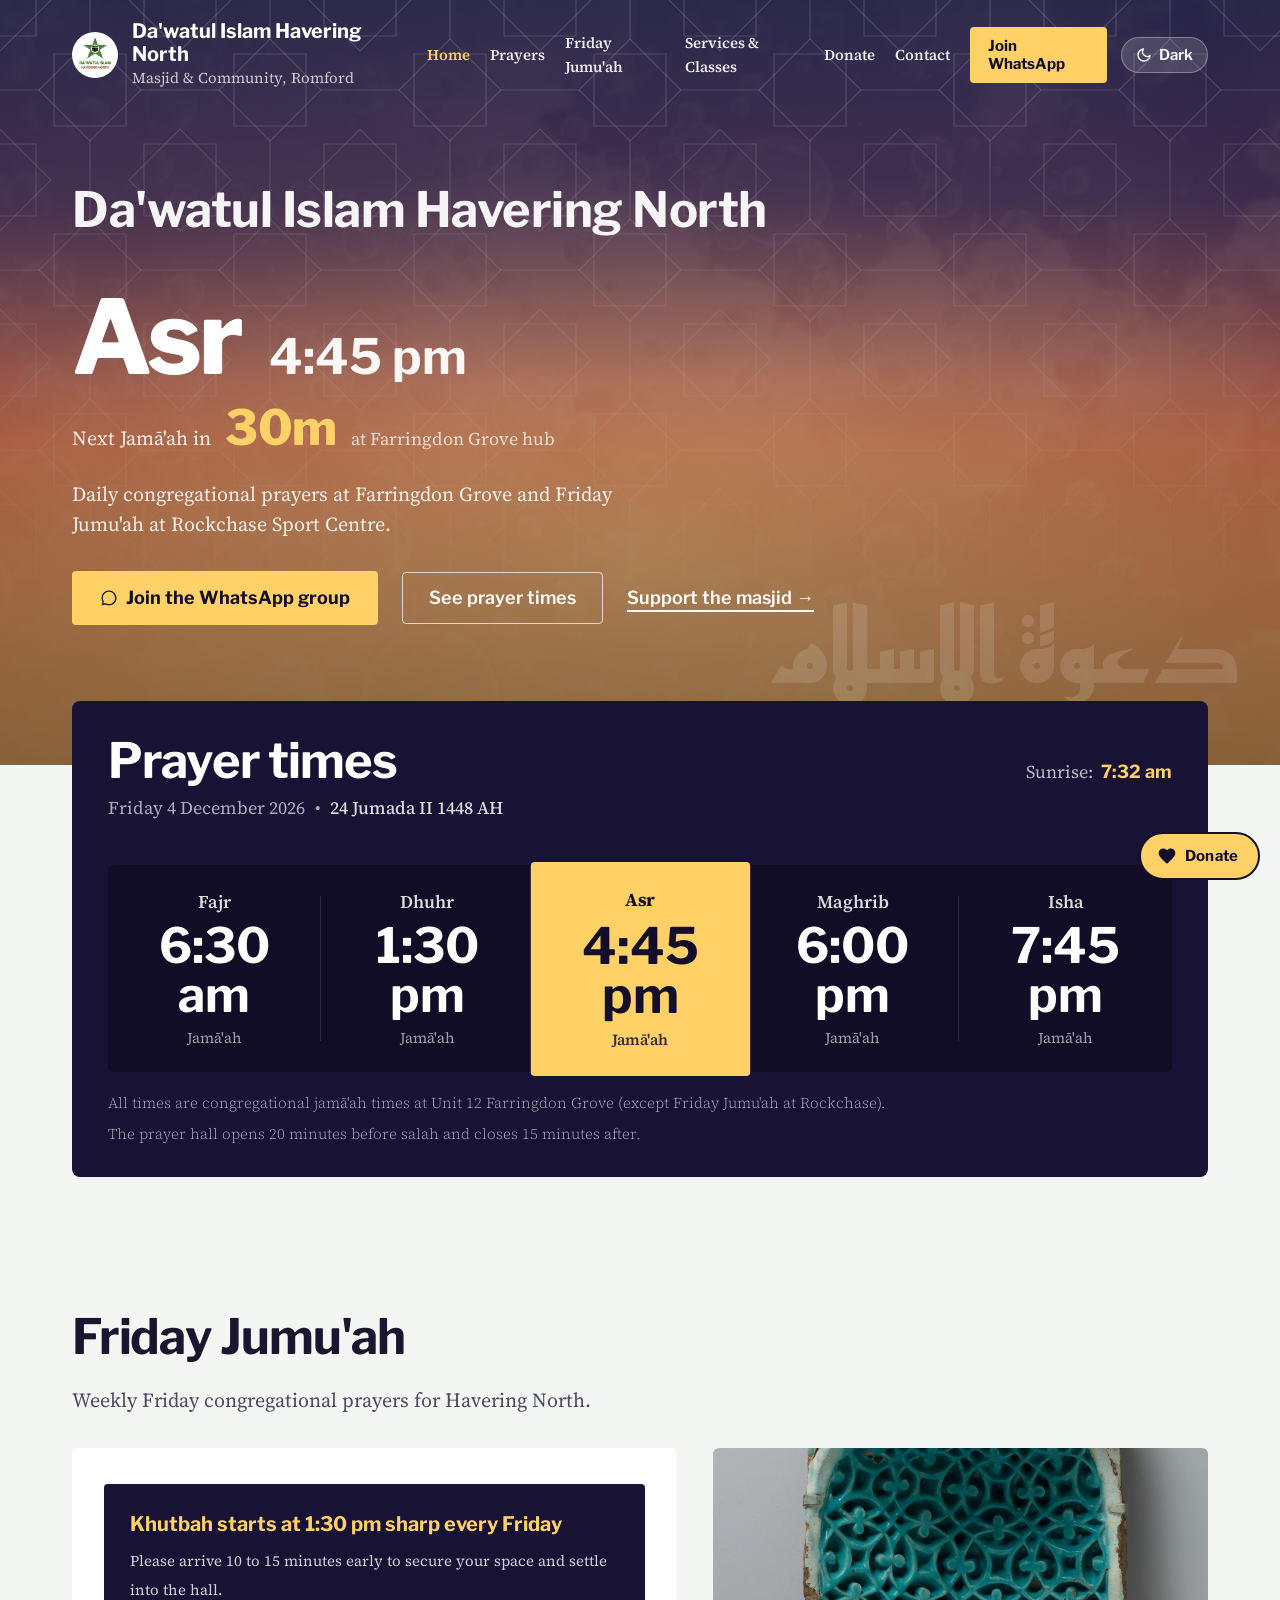
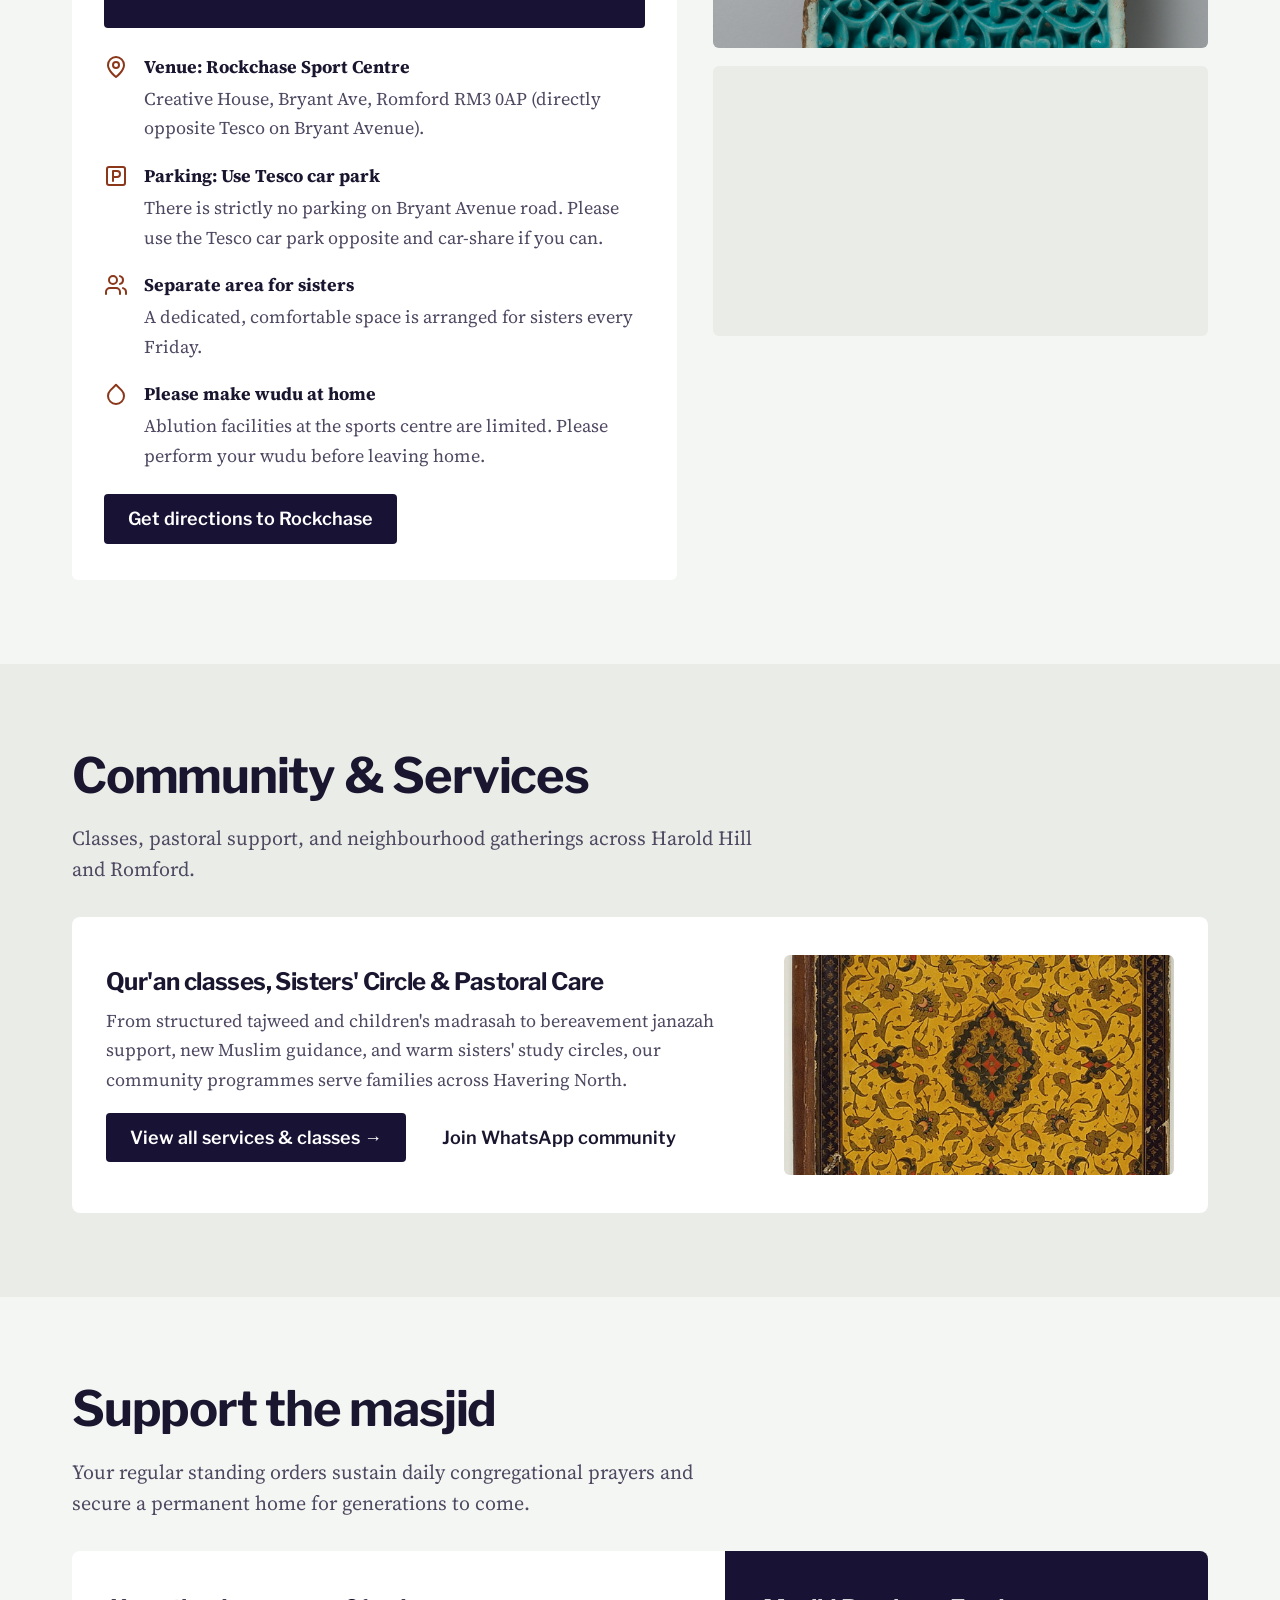
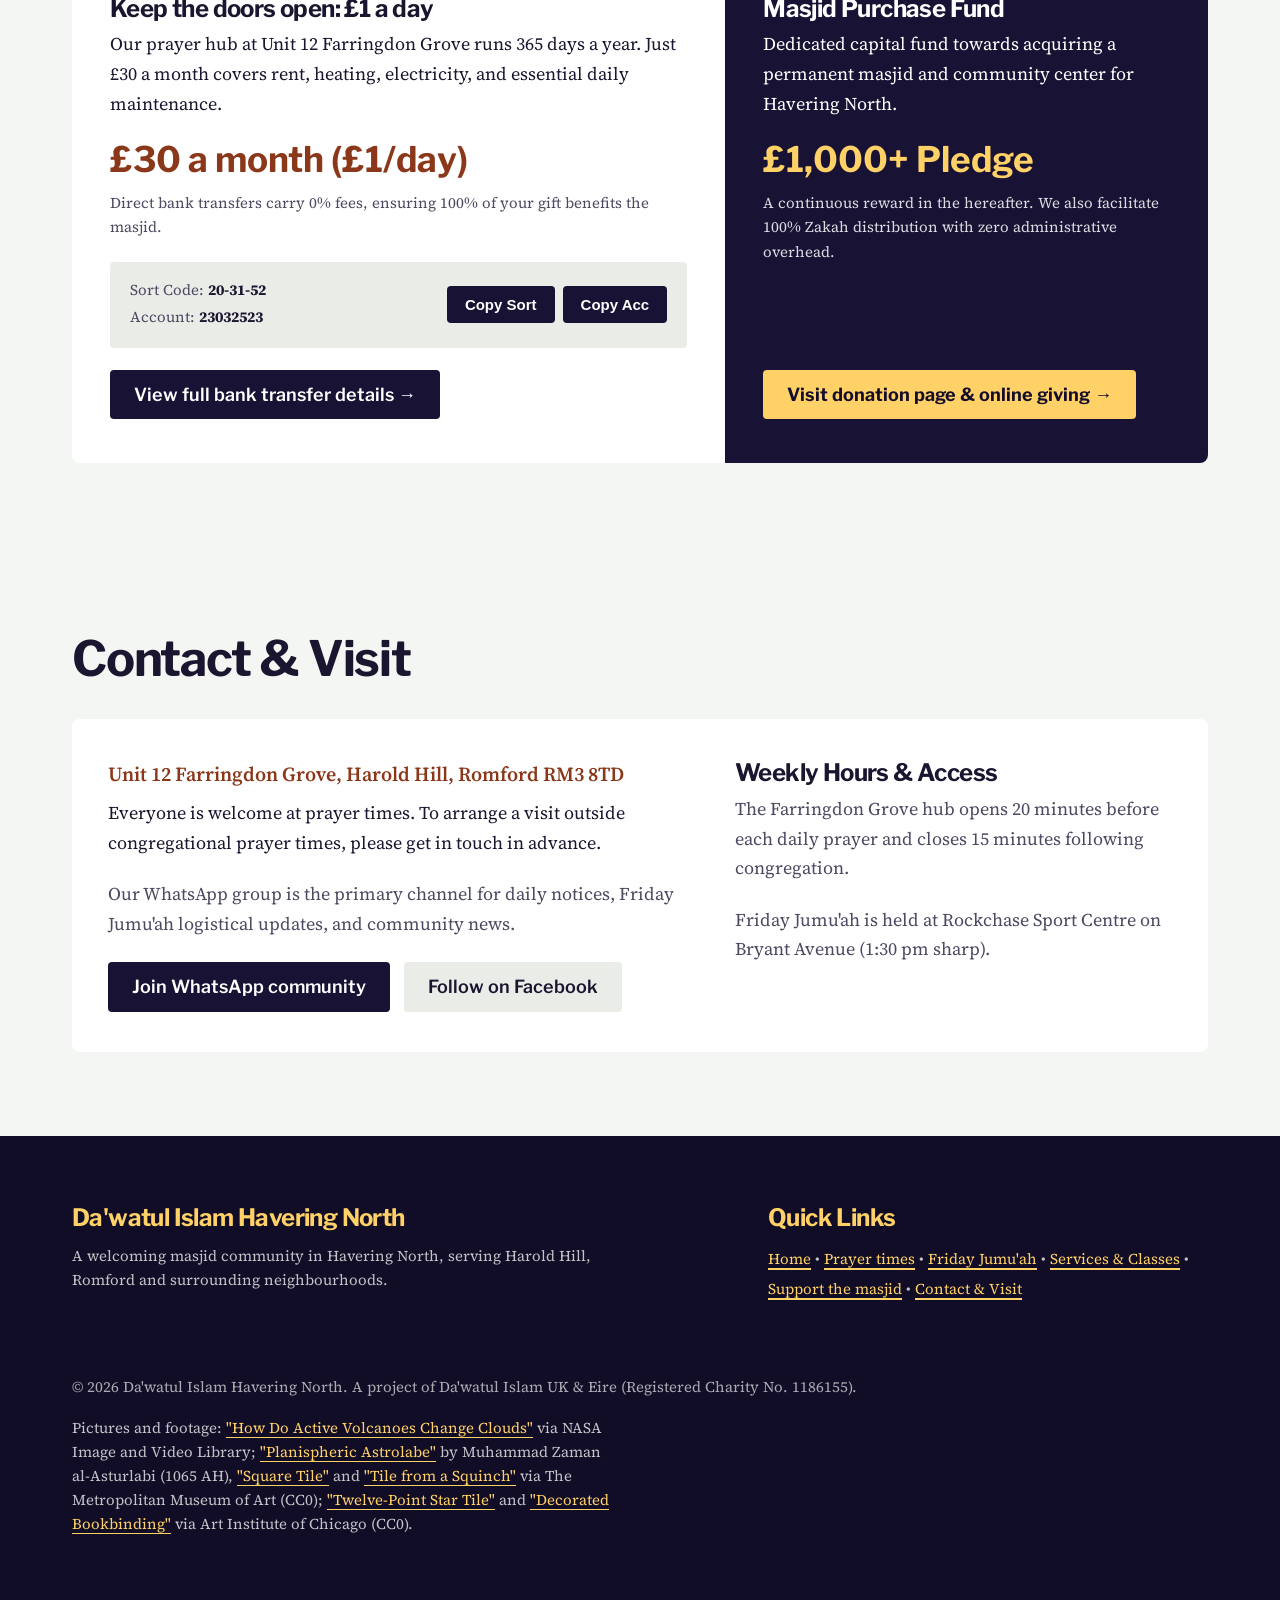
<file: index.html>
<!DOCTYPE html>
<html lang="en">
<head>
  <meta charset="utf-8">
  <meta name="viewport" content="width=device-width, initial-scale=1, viewport-fit=cover">
  <title>Da'watul Islam Havering North, Masjid &amp; Community</title>
  <meta name="description" content="A welcoming masjid community in Havering North. Daily congregational prayers, Friday Jumu'ah at Rockchase Sport Centre, community classes, and neighbourhood support.">
  <meta name="theme-color" content="#2b2260">

  <!-- Open Graph Preview -->
  <meta property="og:title" content="Da'watul Islam Havering North">
  <meta property="og:description" content="A welcoming masjid community in Havering North. Daily prayers at Farringdon Grove and Friday Jumu'ah at Rockchase.">
  <meta property="og:image" content="Logo.jpg">
  <meta property="og:type" content="website">
  <meta name="twitter:card" content="summary">

  <!-- Instant Theme Initialiser to Prevent Flash of Unstyled Theme (FOUC) -->
  <script>
    (function() {
      try {
        var saved = localStorage.getItem('dihn-theme');
        var prefersDark = window.matchMedia && window.matchMedia('(prefers-color-scheme: dark)').matches;
        var theme = saved || (prefersDark ? 'dark' : 'light');
        document.documentElement.setAttribute('data-theme', theme);
      } catch (e) {}
    })();
  </script>

  <!-- Typography: Libre Franklin, Source Serif 4, Reem Kufi -->
  <link rel="preconnect" href="https://fonts.googleapis.com">
  <link rel="preconnect" href="https://fonts.gstatic.com" crossorigin>
  <link href="https://fonts.googleapis.com/css2?family=Libre+Franklin:wght@400;500;600;700;800&family=Reem+Kufi:wght@600;700&family=Source+Serif+4:ital,opsz,wght@0,8..60,400;0,8..60,600;1,8..60,400;1,8..60,600&display=swap" rel="stylesheet">

  <link rel="stylesheet" href="assets/style.css">
</head>
<body>
  <!-- SITE HEADER -->
  <header class="site-header">
    <div class="wrap header-row">
      <a class="brand-link" href="index.html" aria-label="Da'watul Islam Havering North Homepage">
        <div class="brand-logo-badge">
          <img src="Logo.jpg" alt="Da'watul Islam Havering North Logo" width="46" height="46">
        </div>
        <div>
          <span class="brand-name">Da'watul Islam Havering North</span>
          <span class="brand-loc">Masjid &amp; Community, Romford</span>
        </div>
      </a>
      <div class="header-right">
        <nav class="header-nav" aria-label="Main Navigation">
          <a href="index.html" class="nav-active">Home</a>
          <a href="#prayers">Prayers</a>
          <a href="#jumuah">Friday Jumu'ah</a>
          <a href="services.html">Services &amp; Classes</a>
          <a href="donate.html">Donate</a>
          <a href="#contact">Contact</a>
          <a class="btn nav-join-btn btn-small" href="https://chat.whatsapp.com/LmIkG4OpgAs2cD7IW89BFK" target="_blank" rel="noopener">Join WhatsApp</a>
        </nav>
        <button type="button" class="theme-toggle-btn" id="theme-toggle" aria-label="Switch to dark mode" title="Switch theme" aria-pressed="false">
          <span class="theme-toggle-icon" aria-hidden="true">
            <svg class="icon-sun" width="16" height="16" viewBox="0 0 24 24" fill="none" stroke="currentColor" stroke-width="2" stroke-linecap="round" stroke-linejoin="round">
              <circle cx="12" cy="12" r="5"></circle>
              <line x1="12" y1="1" x2="12" y2="3"></line>
              <line x1="12" y1="21" x2="12" y2="23"></line>
              <line x1="4.22" y1="4.22" x2="5.64" y2="5.64"></line>
              <line x1="18.36" y1="18.36" x2="19.78" y2="19.78"></line>
              <line x1="1" y1="12" x2="3" y2="12"></line>
              <line x1="21" y1="12" x2="23" y2="12"></line>
              <line x1="4.22" y1="19.78" x2="5.64" y2="18.36"></line>
              <line x1="18.36" y1="5.64" x2="19.78" y2="4.22"></line>
            </svg>
            <svg class="icon-moon" width="16" height="16" viewBox="0 0 24 24" fill="none" stroke="currentColor" stroke-width="2" stroke-linecap="round" stroke-linejoin="round">
              <path d="M21 12.79A9 9 0 1 1 11.21 3 7 7 0 0 0 21 12.79z"></path>
            </svg>
          </span>
          <span class="theme-label" id="theme-label">Dark</span>
        </button>
      </div>
    </div>
  </header>

  <main id="top">
    <!-- HERO: Full-bleed golden-dusk sky with 8-pointed star lattice, prominent prayer headline, and Kufic Arabic watermark -->
    <section class="hero" id="hero-sky">
      <svg class="hero-sky-svg" aria-hidden="true" preserveAspectRatio="none" viewBox="0 0 100 100">
        <defs>
          <linearGradient id="sky-linear" x1="0%" y1="0%" x2="0%" y2="100%">
            <stop offset="0%" stop-color="#2b2260" />
            <stop offset="26%" stop-color="#462854" />
            <stop offset="58%" stop-color="#c4603a" />
            <stop offset="100%" stop-color="#f0a14e" />
          </linearGradient>
          <radialGradient id="sky-radial" cx="50%" cy="74%" r="55%" fx="50%" fy="74%">
            <stop offset="0%" stop-color="rgba(240, 161, 78, 0.45)" />
            <stop offset="100%" stop-color="rgba(240, 161, 78, 0)" />
          </radialGradient>
        </defs>
        <rect width="100" height="100" fill="url(#sky-linear)" />
        <rect width="100" height="100" fill="url(#sky-radial)" style="mix-blend-mode: screen;" />
      </svg>

      <video class="hero-video-bg" autoplay muted loop playsinline poster="assets/clouds-mp4-poster.jpg" aria-hidden="true">
        <source src="assets/clouds-mp4.mp4" type="video/mp4">
      </video>

      <div class="hero-dark-scrim" aria-hidden="true"></div>

      <svg class="hero-lattice-svg" aria-hidden="true" xmlns="http://www.w3.org/2000/svg">
        <defs>
          <pattern id="star-lattice-pattern" width="180" height="180" patternUnits="userSpaceOnUse">
            <rect class="lattice-path" x="54" y="54" width="72" height="72" fill="none" stroke="currentColor" stroke-width="1.2" />
            <rect class="lattice-path" x="54" y="54" width="72" height="72" transform="rotate(45 90 90)" fill="none" stroke="currentColor" stroke-width="1.2" />
            <rect class="lattice-path" x="-36" y="-36" width="72" height="72" fill="none" stroke="currentColor" stroke-width="1.2" />
            <rect class="lattice-path" x="-36" y="-36" width="72" height="72" transform="rotate(45 0 0)" fill="none" stroke="currentColor" stroke-width="1.2" />
            <rect class="lattice-path" x="144" y="-36" width="72" height="72" fill="none" stroke="currentColor" stroke-width="1.2" />
            <rect class="lattice-path" x="144" y="-36" width="72" height="72" transform="rotate(45 180 0)" fill="none" stroke="currentColor" stroke-width="1.2" />
            <rect class="lattice-path" x="-36" y="144" width="72" height="72" fill="none" stroke="currentColor" stroke-width="1.2" />
            <rect class="lattice-path" x="-36" y="144" width="72" height="72" transform="rotate(45 0 180)" fill="none" stroke="currentColor" stroke-width="1.2" />
            <rect class="lattice-path" x="144" y="144" width="72" height="72" fill="none" stroke="currentColor" stroke-width="1.2" />
            <rect class="lattice-path" x="144" y="144" width="72" height="72" transform="rotate(45 180 180)" fill="none" stroke="currentColor" stroke-width="1.2" />
            <line class="lattice-path" x1="90" y1="0" x2="90" y2="40" stroke="currentColor" stroke-width="1.2" />
            <line class="lattice-path" x1="90" y1="140" x2="90" y2="180" stroke="currentColor" stroke-width="1.2" />
            <line class="lattice-path" x1="0" y1="90" x2="40" y2="90" stroke="currentColor" stroke-width="1.2" />
            <line class="lattice-path" x1="140" y1="90" x2="180" y2="90" stroke="currentColor" stroke-width="1.2" />
          </pattern>
        </defs>
        <rect width="100%" height="100%" fill="url(#star-lattice-pattern)" />
      </svg>

      <svg class="hero-arabic-svg" aria-hidden="true" viewBox="0 0 800 240">
        <text x="780" y="190" text-anchor="end" class="arabic-svg-text">دعوة الإسلام</text>
      </svg>

      <div class="wrap">
        <div class="hero-content">
          <h1 class="hero-masjid-h1">Da'watul Islam Havering North</h1>

          <div class="hero-prayer-title-row">
            <div class="hero-prayer-headline" id="next-prayer-name">Dhuhr</div>
            <div class="hero-prayer-time" id="next-prayer-time">1:30 pm</div>
          </div>

          <div class="hero-countdown-block">
            <span>Next Jamā'ah in</span>
            <span class="countdown-digits" id="next-prayer-countdown">calculating...</span>
            <span class="countdown-venue" id="next-prayer-location">at Farringdon Grove hub</span>
          </div>

          <p class="hero-tagline">Daily congregational prayers at Farringdon Grove and Friday Jumu'ah at Rockchase Sport Centre.</p>

          <div class="hero-actions">
            <a class="btn btn-hero-gold" href="https://chat.whatsapp.com/LmIkG4OpgAs2cD7IW89BFK" target="_blank" rel="noopener">
              <svg style="width: 18px; height: 18px;" viewBox="0 0 24 24" fill="currentColor" aria-hidden="true">
                <path d="M12.04 2c-5.46 0-9.91 4.45-9.91 9.91 0 1.75.46 3.45 1.32 4.95L2.05 22l5.25-1.38c1.45.79 3.08 1.21 4.74 1.21 5.46 0 9.91-4.45 9.91-9.91 0-2.65-1.03-5.14-2.9-7.01A9.82 9.82 0 0 0 12.04 2zm0 18.06c-1.49 0-2.94-.4-4.22-1.16l-.3-.18-3.13.82.84-3.05-.2-.31a8.13 8.13 0 0 1-1.25-4.27c0-4.5 3.66-8.16 8.16-8.16 2.18 0 4.23.85 5.77 2.39a8.12 8.12 0 0 1 2.39 5.77c0 4.5-3.66 8.15-8.06 8.15z"/>
              </svg>
              <span>Join the WhatsApp group</span>
            </a>
            <a class="btn btn-hero-outline" href="#prayers">See prayer times</a>
            <a class="hero-text-link" href="donate.html">Support the masjid &rarr;</a>
          </div>
        </div>
      </div>
    </section>

    <!-- PRAYER TIMES STRIP (Pulled up to overlap hero by 64px) -->
    <section class="prayer-times-section" id="prayers" aria-label="Daily Congregational Prayer Times">
      <div class="wrap">
        <div class="prayer-strip-panel" data-ui>
          <div class="strip-header-row">
            <div>
              <h2 class="strip-heading">Prayer times</h2>
              <div class="strip-meta-line">
                <span id="prayer-display-date">Tuesday 20 October 2026</span>
                <span class="meta-dot" aria-hidden="true">&bull;</span>
                <span id="hijri-date-display" class="hijri-date-text">9 Jumada I 1448 AH</span>
              </div>
            </div>
            <div class="strip-sunrise-group">
              <span class="sunrise-label">Sunrise:</span>
              <span class="sunrise-time-val" id="sunrise-time">7:32 am</span>
            </div>
          </div>

          <div class="prayer-continuous-bar" role="region" aria-label="Daily congregational prayer times">
            <div class="prayer-cell" id="col-fajr">
              <span class="p-cell-name">Fajr</span>
              <span class="p-cell-time" id="time-fajr">6:30 am</span>
              <span class="p-cell-tag">Jamā'ah</span>
            </div>
            <div class="prayer-cell" id="col-dhuhr">
              <span class="p-cell-name">Dhuhr</span>
              <span class="p-cell-time" id="time-dhuhr">1:30 pm</span>
              <span class="p-cell-tag">Jamā'ah</span>
            </div>
            <div class="prayer-cell" id="col-asr">
              <span class="p-cell-name">Asr</span>
              <span class="p-cell-time" id="time-asr">4:45 pm</span>
              <span class="p-cell-tag">Jamā'ah</span>
            </div>
            <div class="prayer-cell" id="col-maghrib">
              <span class="p-cell-name">Maghrib</span>
              <span class="p-cell-time" id="time-maghrib">6:00 pm</span>
              <span class="p-cell-tag">Jamā'ah</span>
            </div>
            <div class="prayer-cell" id="col-isha">
              <span class="p-cell-name">Isha</span>
              <span class="p-cell-time" id="time-isha">7:45 pm</span>
              <span class="p-cell-tag">Jamā'ah</span>
            </div>
          </div>

          <div class="strip-footer-note">
            <span>All times are congregational jamā'ah times at Unit 12 Farringdon Grove (except Friday Jumu'ah at Rockchase).</span>
            <span>The prayer hall opens 20 minutes before salah and closes 15 minutes after.</span>
          </div>
        </div>
      </div>
    </section>

    <!-- FEATURED EVENT -->
    <section class="featured-event-band" id="featured-event-section">
      <div class="wrap">
        <h2>Featured event</h2>
        <div class="event-banner-card" id="fun-day-banner">
          <div class="event-poster-container">
            <img src="Funday.jpg" alt="Family Fun Day poster showing stalls, bouncy castle and community activities at MyPlace Harold Hill" width="420" height="520">
          </div>
          <div class="event-details-pane">
            <div>
              <h3>Family Fun Day</h3>
              <div class="event-status-row">
                <span class="event-badge-tag" id="funday-countdown-badge">Saturday 24 October 2026</span>
              </div>
              <p>Free community gathering with stalls, a bouncy castle and free registered parking. Children under 18 must be accompanied by a parent or guardian. Everyone is welcome.</p>

              <div class="event-facts-list">
                <div><strong>Date &amp; Time:</strong> Saturday 24 October 2026, 12:00 pm to 5:00 pm</div>
                <div><strong>Venue:</strong> MyPlace, 343 Dagnam Park Drive, Harold Hill, RM3 9EN</div>
                <div><strong>Admission:</strong> Free entry &bull; Stalls &bull; Bouncy castle &bull; Free parking</div>
              </div>
            </div>

            <div class="event-cta-row">
              <button class="btn btn-event-gold" id="btn-add-calendar" type="button">Add to calendar (.ics)</button>
              <a class="btn btn-event-outline" href="https://www.google.com/maps/search/?api=1&query=MyPlace+343+Dagnam+Park+Drive+Harold+Hill+RM3+9EN" target="_blank" rel="noopener">Directions to MyPlace</a>
            </div>
          </div>
        </div>
      </div>
    </section>

    <!-- FRIDAY JUMU'AH -->
    <section class="page-section" id="jumuah">
      <div class="wrap">
        <h2>Friday Jumu'ah</h2>
        <p class="lead">Weekly Friday congregational prayers for Havering North.</p>

        <div class="jumuah-grid">
          <div class="jumuah-info-card">
            <div class="jumuah-khutbah-banner">
              <strong>Khutbah starts at 1:30 pm sharp every Friday</strong>
              <span>Please arrive 10 to 15 minutes early to secure your space and settle into the hall.</span>
            </div>

            <ul class="jumuah-checklist">
              <li class="jumuah-item">
                <svg class="jumuah-icon" viewBox="0 0 24 24" fill="none" stroke="currentColor" stroke-width="2" stroke-linecap="round" stroke-linejoin="round" aria-hidden="true">
                  <path d="M20 10c0 6-8 12-8 12s-8-6-8-12a8 8 0 0 1 16 0Z"/>
                  <circle cx="12" cy="10" r="3"/>
                </svg>
                <div>
                  <strong>Venue: Rockchase Sport Centre</strong>
                  <p style="margin: 2px 0 0 0; color: var(--ink-dark-muted);">Creative House, Bryant Ave, Romford RM3 0AP (directly opposite Tesco on Bryant Avenue).</p>
                </div>
              </li>

              <li class="jumuah-item">
                <svg class="jumuah-icon" viewBox="0 0 24 24" fill="none" stroke="currentColor" stroke-width="2" stroke-linecap="round" stroke-linejoin="round" aria-hidden="true">
                  <rect x="3" y="3" width="18" height="18" rx="2"/>
                  <path d="M9 17V7h4a3 3 0 0 1 0 6H9"/>
                </svg>
                <div>
                  <strong>Parking: Use Tesco car park</strong>
                  <p style="margin: 2px 0 0 0; color: var(--ink-dark-muted);">There is strictly no parking on Bryant Avenue road. Please use the Tesco car park opposite and car-share if you can.</p>
                </div>
              </li>

              <li class="jumuah-item">
                <svg class="jumuah-icon" viewBox="0 0 24 24" fill="none" stroke="currentColor" stroke-width="2" stroke-linecap="round" stroke-linejoin="round" aria-hidden="true">
                  <path d="M16 21v-2a4 4 0 0 0-4-4H6a4 4 0 0 0-4 4v2"/>
                  <circle cx="9" cy="7" r="4"/>
                  <path d="M22 21v-2a4 4 0 0 0-3-3.87"/>
                  <path d="M16 3.13a4 4 0 0 1 0 7.75"/>
                </svg>
                <div>
                  <strong>Separate area for sisters</strong>
                  <p style="margin: 2px 0 0 0; color: var(--ink-dark-muted);">A dedicated, comfortable space is arranged for sisters every Friday.</p>
                </div>
              </li>

              <li class="jumuah-item">
                <svg class="jumuah-icon" viewBox="0 0 24 24" fill="none" stroke="currentColor" stroke-width="2" stroke-linecap="round" stroke-linejoin="round" aria-hidden="true">
                  <path d="M12 2.69l5.66 5.66a8 8 0 1 1-11.31 0z"/>
                </svg>
                <div>
                  <strong>Please make wudu at home</strong>
                  <p style="margin: 2px 0 0 0; color: var(--ink-dark-muted);">Ablution facilities at the sports centre are limited. Please perform your wudu before leaving home.</p>
                </div>
              </li>
            </ul>

            <div>
              <a class="btn btn-dark" href="https://www.google.com/maps/search/?api=1&query=Rockchase+Sport+Centre+Bryant+Ave+Romford+RM3+0AP" target="_blank" rel="noopener">Get directions to Rockchase</a>
            </div>
          </div>

          <div class="jumuah-media-pane">
            <div class="architectural-tile-box">
              <img src="assets/tile-from-a-squinch.jpg" alt="14th-century architectural squinch tile representing sacred masjid architecture" width="500" height="200">
            </div>
            <div class="map-frame-box" aria-label="Interactive map for Rockchase Sport Centre">
              <iframe 
                src="https://www.google.com/maps/embed?pb=!1m18!1m12!1m3!1d2479.910398399581!2d0.22238467718919696!3d51.58819517183141!2m3!1f0!2f0!3f0!3m2!1i1024!2i768!4f13.1!3m3!1m2!1s0x47d8a4e8d3566163%3A0xe10850dfd7f766e4!2sRockchase%20Sport%20Centre!5e0!3m2!1sen!2suk!4v1729420000000!5m2!1sen!2suk" 
                loading="lazy" 
                referrerpolicy="no-referrer-when-downgrade"
                title="Google Map showing Rockchase Sport Centre on Bryant Avenue, Romford">
              </iframe>
            </div>
          </div>
        </div>
      </div>
    </section>

    <!-- COMMUNITY SERVICES PREVIEW (DECLUTTERED SPOTLIGHT LINKING TO SERVICES.HTML) -->
    <section class="page-section" id="community-spotlight" style="background: var(--surface-warm-alt);">
      <div class="wrap">
        <h2>Community &amp; Services</h2>
        <p class="lead">Classes, pastoral support, and neighbourhood gatherings across Harold Hill and Romford.</p>

        <div class="services-home-preview">
          <div>
            <h3 style="color: var(--ink-dark); margin-bottom: 10px;">Qur'an classes, Sisters' Circle &amp; Pastoral Care</h3>
            <p style="color: var(--ink-dark-muted); margin-bottom: 18px;">
              From structured tajweed and children's madrasah to bereavement janazah support, new Muslim guidance, and warm sisters' study circles, our community programmes serve families across Havering North.
            </p>
            <div style="display: flex; flex-wrap: wrap; gap: 12px;">
              <a class="btn btn-dark" href="services.html">View all services &amp; classes &rarr;</a>
              <a class="btn" style="background: var(--surface-warm); color: var(--ink-dark);" href="https://chat.whatsapp.com/LmIkG4OpgAs2cD7IW89BFK" target="_blank" rel="noopener">Join WhatsApp community</a>
            </div>
          </div>
          <div style="border-radius: 6px; overflow: hidden; background: var(--navy-dark); height: 220px;">
            <img src="assets/decorated-bookbinding.jpg" alt="Gilded bookbinding representing sacred learning" style="width: 100%; height: 100%; object-fit: cover; display: block;" width="400" height="220">
          </div>
        </div>
      </div>
    </section>

    <!-- SUPPORT THE MASJID (DECLUTTERED SPOTLIGHT LINKING TO DONATE.HTML) -->
    <section class="page-section" id="donate">
      <div class="wrap">
        <h2>Support the masjid</h2>
        <p class="lead">Your regular standing orders sustain daily congregational prayers and secure a permanent home for generations to come.</p>

        <div class="support-home-spotlight">
          <div class="support-spotlight-left">
            <div>
              <h3>Keep the doors open: &pound;1 a day</h3>
              <p>
                Our prayer hub at Unit 12 Farringdon Grove runs 365 days a year. Just &pound;30 a month covers rent, heating, electricity, and essential daily maintenance.
              </p>
              <div class="support-amount-highlight">&pound;30 a month (&pound;1/day)</div>
              <p style="font-size: var(--step-small); color: var(--ink-dark-muted); margin: 0;">
                Direct bank transfers carry 0% fees, ensuring 100% of your gift benefits the masjid.
              </p>
            </div>

            <!-- Quick Copy Bank Strip -->
            <div style="background: var(--surface-warm-alt); padding: 16px 20px; border-radius: 4px; display: flex; flex-wrap: wrap; align-items: center; justify-content: space-between; gap: 12px;">
              <div>
                <span class="bank-item-label">Sort Code: <strong id="val-sort-code" style="color: var(--ink-dark); font-variant-numeric: tabular-nums;">20-31-52</strong></span>
                <span class="bank-item-label">Account: <strong id="val-acc-num" style="color: var(--ink-dark); font-variant-numeric: tabular-nums;">23032523</strong></span>
              </div>
              <div style="display: flex; gap: 8px;">
                <button class="copy-btn" id="btn-copy-sort" type="button" aria-label="Copy sort code">Copy Sort</button>
                <button class="copy-btn" id="btn-copy-acc" type="button" aria-label="Copy account number">Copy Acc</button>
              </div>
            </div>

            <div>
              <a class="btn btn-dark" href="donate.html#bank-transfer">View full bank transfer details &rarr;</a>
            </div>
          </div>

          <div class="support-spotlight-right">
            <div>
              <h3>Masjid Purchase Fund</h3>
              <p>
                Dedicated capital fund towards acquiring a permanent masjid and community center for Havering North.
              </p>
              <div class="support-amount-highlight" style="color: var(--accent-gold);">&pound;1,000+ Pledge</div>
              <p style="font-size: var(--step-small); color: rgba(255, 255, 255, 0.85); margin: 0;">
                A continuous reward in the hereafter. We also facilitate 100% Zakah distribution with zero administrative overhead.
              </p>
            </div>

            <div>
              <a class="btn btn-gold" href="donate.html">Visit donation page &amp; online giving &rarr;</a>
            </div>
          </div>
        </div>
      </div>
    </section>

    <!-- CONTACT & VISIT -->
    <section class="page-section" id="contact">
      <div class="wrap">
        <h2>Contact &amp; Visit</h2>
        <div class="contact-unified-sheet">
          <div>
            <p class="lead" style="color: var(--ink-brand); font-weight: 600; margin-bottom: 8px;">Unit 12 Farringdon Grove, Harold Hill, Romford RM3 8TD</p>
            <p>Everyone is welcome at prayer times. To arrange a visit outside congregational prayer times, please get in touch in advance.</p>
            <p style="color: var(--ink-dark-muted);">Our WhatsApp group is the primary channel for daily notices, Friday Jumu'ah logistical updates, and community news.</p>

            <div class="contact-actions">
              <a class="btn btn-dark" href="https://chat.whatsapp.com/LmIkG4OpgAs2cD7IW89BFK" target="_blank" rel="noopener">Join WhatsApp community</a>
              <a class="btn" style="background: var(--surface-warm-alt); color: var(--ink-dark);" href="https://www.facebook.com/DIHNorth" target="_blank" rel="noopener">Follow on Facebook</a>
            </div>
          </div>

          <div>
            <h3 style="color: var(--ink-dark);">Weekly Hours &amp; Access</h3>
            <p style="color: var(--ink-dark-muted);">The Farringdon Grove hub opens 20 minutes before each daily prayer and closes 15 minutes following congregation.</p>
            <p style="margin: 0; color: var(--ink-dark-muted);">Friday Jumu'ah is held at Rockchase Sport Centre on Bryant Avenue (1:30 pm sharp).</p>
          </div>
        </div>
      </div>
    </section>
  </main>

  <!-- FLOATING STICKY DONATE BUTTON (LINKS TO DONATE PAGE) -->
  <a href="donate.html" class="floating-donate-btn" aria-label="Donate to Da'watul Islam Havering North">
    <svg class="floating-donate-icon" viewBox="0 0 24 24" fill="currentColor" aria-hidden="true">
      <path d="M12 21.35l-1.45-1.32C5.4 15.36 2 12.28 2 8.5 2 5.42 4.42 3 7.5 3c1.74 0 3.41.81 4.5 2.09C13.09 3.81 14.76 3 16.5 3 19.58 3 22 5.42 22 8.5c0 3.78-3.4 6.86-8.55 11.54L12 21.35z"/>
    </svg>
    <span class="donate-btn-label">Donate</span>
  </a>

  <!-- SITE FOOTER -->
  <footer class="site-footer">
    <div class="wrap">
      <div class="footer-grid">
        <div>
          <h3 style="color: var(--accent-gold); margin-bottom: 12px; font-size: var(--step-h2);">Da'watul Islam Havering North</h3>
          <p>A welcoming masjid community in Havering North, serving Harold Hill, Romford and surrounding neighbourhoods.</p>
        </div>
        <div>
          <h3 style="color: var(--accent-gold); margin-bottom: 12px; font-size: var(--step-h2);">Quick Links</h3>
          <p style="margin: 0; line-height: 2;">
            <a href="index.html">Home</a> &bull; 
            <a href="#prayers">Prayer times</a> &bull; 
            <a href="#jumuah">Friday Jumu'ah</a> &bull; 
            <a href="services.html">Services &amp; Classes</a> &bull; 
            <a href="donate.html">Support the masjid</a> &bull; 
            <a href="#contact">Contact &amp; Visit</a>
          </p>
        </div>
      </div>
      <div class="footer-charity-note">
        &copy; 2026 Da'watul Islam Havering North. A project of Da'watul Islam UK &amp; Eire (Registered Charity No. 1186155).
      </div>
      <p class="footer-credits">Pictures and footage: <a href="https://images.nasa.gov/details/GSFC_20141113_Volcanoes_m10183_Degassing_Clouds">"How Do Active Volcanoes Change Clouds"</a> via NASA Image and Video Library; <a href="https://www.metmuseum.org/art/collection/search/451699">"Planispheric Astrolabe"</a> by Muhammad Zaman al-Asturlabi (1065 AH), <a href="https://www.metmuseum.org/art/collection/search/452772">"Square Tile"</a> and <a href="https://www.metmuseum.org/art/collection/search/447256">"Tile from a Squinch"</a> via The Metropolitan Museum of Art (CC0); <a href="https://www.artic.edu/artworks/86467">"Twelve-Point Star Tile"</a> and <a href="https://www.artic.edu/artworks/13145">"Decorated Bookbinding"</a> via Art Institute of Chicago (CC0).</p>
    </div>
  </footer>

  <!-- JAVASCRIPT ENGINE & LOGIC -->
  <script>
    (function() {
      'use strict';

      /* 1. OCTOBER 2026 TIMETABLE OBJECT keyed by YYYY-MM-DD */
      var SALAH_TIMETABLE_2026_10 = {
        "2026-10-01": { fajr: "6:00 am", sunrise: "7:00 am", dhuhr: "1:30 pm", asr: "5:30 pm", maghrib: "6:42 pm", isha: "8:15 pm" },
        "2026-10-02": { fajr: "6:00 am", sunrise: "7:01 am", dhuhr: "1:30 pm", asr: "5:30 pm", maghrib: "6:40 pm", isha: "8:15 pm", isJumuah: true },
        "2026-10-03": { fajr: "6:00 am", sunrise: "7:03 am", dhuhr: "1:30 pm", asr: "5:30 pm", maghrib: "6:38 pm", isha: "8:15 pm" },
        "2026-10-04": { fajr: "6:15 am", sunrise: "7:05 am", dhuhr: "1:30 pm", asr: "5:00 pm", maghrib: "6:35 pm", isha: "8:15 pm" },
        "2026-10-05": { fajr: "6:15 am", sunrise: "7:06 am", dhuhr: "1:30 pm", asr: "5:00 pm", maghrib: "6:33 pm", isha: "8:15 pm" },
        "2026-10-06": { fajr: "6:15 am", sunrise: "7:08 am", dhuhr: "1:30 pm", asr: "5:00 pm", maghrib: "6:31 pm", isha: "8:15 pm" },
        "2026-10-07": { fajr: "6:15 am", sunrise: "7:10 am", dhuhr: "1:30 pm", asr: "5:00 pm", maghrib: "6:28 pm", isha: "8:15 pm" },
        "2026-10-08": { fajr: "6:15 am", sunrise: "7:11 am", dhuhr: "1:30 pm", asr: "5:00 pm", maghrib: "6:26 pm", isha: "8:15 pm" },
        "2026-10-09": { fajr: "6:15 am", sunrise: "7:13 am", dhuhr: "1:30 pm", asr: "5:00 pm", maghrib: "6:24 pm", isha: "8:15 pm", isJumuah: true },
        "2026-10-10": { fajr: "6:15 am", sunrise: "7:15 am", dhuhr: "1:30 pm", asr: "5:00 pm", maghrib: "6:22 pm", isha: "8:15 pm" },
        "2026-10-11": { fajr: "6:30 am", sunrise: "7:16 am", dhuhr: "1:30 pm", asr: "4:45 pm", maghrib: "6:20 pm", isha: "8:00 pm" },
        "2026-10-12": { fajr: "6:30 am", sunrise: "7:18 am", dhuhr: "1:30 pm", asr: "4:45 pm", maghrib: "6:17 pm", isha: "8:00 pm" },
        "2026-10-13": { fajr: "6:30 am", sunrise: "7:20 am", dhuhr: "1:30 pm", asr: "4:45 pm", maghrib: "6:15 pm", isha: "8:00 pm" },
        "2026-10-14": { fajr: "6:30 am", sunrise: "7:21 am", dhuhr: "1:30 pm", asr: "4:45 pm", maghrib: "6:13 pm", isha: "8:00 pm" },
        "2026-10-15": { fajr: "6:30 am", sunrise: "7:23 am", dhuhr: "1:30 pm", asr: "4:45 pm", maghrib: "6:11 pm", isha: "8:00 pm" },
        "2026-10-16": { fajr: "6:30 am", sunrise: "7:25 am", dhuhr: "1:30 pm", asr: "4:45 pm", maghrib: "6:09 pm", isha: "8:00 pm", isJumuah: true },
        "2026-10-17": { fajr: "6:30 am", sunrise: "7:27 am", dhuhr: "1:30 pm", asr: "4:45 pm", maghrib: "6:07 pm", isha: "8:00 pm" },
        "2026-10-18": { fajr: "6:30 am", sunrise: "7:28 am", dhuhr: "1:30 pm", asr: "4:45 pm", maghrib: "6:05 pm", isha: "7:45 pm" },
        "2026-10-19": { fajr: "6:30 am", sunrise: "7:30 am", dhuhr: "1:30 pm", asr: "4:45 pm", maghrib: "6:02 pm", isha: "7:45 pm" },
        "2026-10-20": { fajr: "6:30 am", sunrise: "7:32 am", dhuhr: "1:30 pm", asr: "4:45 pm", maghrib: "6:00 pm", isha: "7:45 pm" },
        "2026-10-21": { fajr: "6:30 am", sunrise: "7:33 am", dhuhr: "1:30 pm", asr: "4:45 pm", maghrib: "5:58 pm", isha: "7:45 pm" },
        "2026-10-22": { fajr: "6:30 am", sunrise: "7:35 am", dhuhr: "1:30 pm", asr: "4:45 pm", maghrib: "5:56 pm", isha: "7:45 pm" },
        "2026-10-23": { fajr: "6:30 am", sunrise: "7:37 am", dhuhr: "1:30 pm", asr: "4:45 pm", maghrib: "5:54 pm", isha: "7:45 pm", isJumuah: true },
        "2026-10-24": { fajr: "6:30 am", sunrise: "7:39 am", dhuhr: "1:30 pm", asr: "4:45 pm", maghrib: "5:52 pm", isha: "7:45 pm" },
        "2026-10-25": { fajr: "6:00 am", sunrise: "6:40 am", dhuhr: "1:15 pm", asr: "3:15 pm", maghrib: "4:50 pm", isha: "7:30 pm" },
        "2026-10-26": { fajr: "6:00 am", sunrise: "6:42 am", dhuhr: "1:15 pm", asr: "3:15 pm", maghrib: "4:48 pm", isha: "7:30 pm" },
        "2026-10-27": { fajr: "6:00 am", sunrise: "6:44 am", dhuhr: "1:15 pm", asr: "3:15 pm", maghrib: "4:46 pm", isha: "7:30 pm" },
        "2026-10-28": { fajr: "6:00 am", sunrise: "6:46 am", dhuhr: "1:15 pm", asr: "3:15 pm", maghrib: "4:44 pm", isha: "7:30 pm" },
        "2026-10-29": { fajr: "6:00 am", sunrise: "6:47 am", dhuhr: "1:15 pm", asr: "3:15 pm", maghrib: "4:43 pm", isha: "7:30 pm" },
        "2026-10-30": { fajr: "6:00 am", sunrise: "6:49 am", dhuhr: "1:15 pm", asr: "3:15 pm", maghrib: "4:41 pm", isha: "7:30 pm", isJumuah: true },
        "2026-10-31": { fajr: "6:00 am", sunrise: "6:51 am", dhuhr: "1:15 pm", asr: "3:15 pm", maghrib: "4:39 pm", isha: "7:30 pm" }
      };

      function parseTimeToMinutes(str) {
        if (!str) return 0;
        var parts = str.trim().split(' ');
        var hm = parts[0].split(':');
        var hours = parseInt(hm[0], 10);
        var minutes = parseInt(hm[1], 10);
        var meridiem = (parts[1] || '').toLowerCase();
        if (meridiem === 'pm' && hours < 12) hours += 12;
        if (meridiem === 'am' && hours === 12) hours = 0;
        return hours * 60 + minutes;
      }

      function getISODate(d) {
        var y = d.getFullYear();
        var m = String(d.getMonth() + 1).padStart(2, '0');
        var day = String(d.getDate()).padStart(2, '0');
        return y + '-' + m + '-' + day;
      }

      function formatHijri(dateObj) {
        try {
          var hijriFormatter = new Intl.DateTimeFormat('en-GB-u-ca-islamic-umalqura', {
            day: 'numeric',
            month: 'long',
            year: 'numeric'
          });
          return hijriFormatter.format(dateObj);
        } catch (e) {
          return "9 Jumada I 1448 AH";
        }
      }

      function updatePrayerState() {
        var now = new Date();
        var iso = getISODate(now);
        var dayData = SALAH_TIMETABLE_2026_10[iso];

        if (!dayData) {
          dayData = { fajr: "6:30 am", sunrise: "7:32 am", dhuhr: "1:30 pm", asr: "4:45 pm", maghrib: "6:00 pm", isha: "7:45 pm" };
        }

        var dateOpts = { weekday: 'long', day: 'numeric', month: 'long', year: 'numeric' };
        var displayDateEl = document.getElementById('prayer-display-date');
        if (displayDateEl) displayDateEl.textContent = now.toLocaleDateString('en-GB', dateOpts);

        var hijriEl = document.getElementById('hijri-date-display');
        if (hijriEl) hijriEl.textContent = formatHijri(now);

        var sRise = document.getElementById('sunrise-time');
        if (sRise) sRise.textContent = dayData.sunrise;

        var tFajr = document.getElementById('time-fajr');
        if (tFajr) tFajr.textContent = dayData.fajr;

        var tDhuhr = document.getElementById('time-dhuhr');
        if (tDhuhr) tDhuhr.textContent = dayData.dhuhr;

        var tAsr = document.getElementById('time-asr');
        if (tAsr) tAsr.textContent = dayData.asr;

        var tMaghrib = document.getElementById('time-maghrib');
        if (tMaghrib) tMaghrib.textContent = dayData.maghrib;

        var tIsha = document.getElementById('time-isha');
        if (tIsha) tIsha.textContent = dayData.isha;

        var currentMinutes = now.getHours() * 60 + now.getMinutes();

        var prayerList = [
          { key: 'fajr', name: 'Fajr', timeStr: dayData.fajr, colId: 'col-fajr', location: 'Farringdon Grove hub' },
          { key: 'dhuhr', name: (now.getDay() === 5 ? "Jumu'ah" : 'Dhuhr'), timeStr: dayData.dhuhr, colId: 'col-dhuhr', location: (now.getDay() === 5 ? 'Rockchase Sport Centre' : 'Farringdon Grove hub') },
          { key: 'asr', name: 'Asr', timeStr: dayData.asr, colId: 'col-asr', location: 'Farringdon Grove hub' },
          { key: 'maghrib', name: 'Maghrib', timeStr: dayData.maghrib, colId: 'col-maghrib', location: 'Farringdon Grove hub' },
          { key: 'isha', name: 'Isha', timeStr: dayData.isha, colId: 'col-isha', location: 'Farringdon Grove hub' }
        ];

        var nextPrayer = null;
        var mFajr = parseTimeToMinutes(dayData.fajr);
        var mDhuhr = parseTimeToMinutes(dayData.dhuhr);
        var mAsr = parseTimeToMinutes(dayData.asr);
        var mMaghrib = parseTimeToMinutes(dayData.maghrib);
        var mIsha = parseTimeToMinutes(dayData.isha);

        ['col-fajr', 'col-dhuhr', 'col-asr', 'col-maghrib', 'col-isha'].forEach(function(id) {
          var el = document.getElementById(id);
          if (el) el.classList.remove('active');
        });

        if (currentMinutes < mFajr) {
          nextPrayer = prayerList[0];
          var elFajr = document.getElementById('col-fajr');
          if (elFajr) elFajr.classList.add('active');
        } else if (currentMinutes < mDhuhr) {
          nextPrayer = prayerList[1];
          var elDhuhr = document.getElementById('col-dhuhr');
          if (elDhuhr) elDhuhr.classList.add('active');
        } else if (currentMinutes < mAsr) {
          nextPrayer = prayerList[2];
          var elAsr = document.getElementById('col-asr');
          if (elAsr) elAsr.classList.add('active');
        } else if (currentMinutes < mMaghrib) {
          nextPrayer = prayerList[3];
          var elMaghrib = document.getElementById('col-maghrib');
          if (elMaghrib) elMaghrib.classList.add('active');
        } else if (currentMinutes < mIsha) {
          nextPrayer = prayerList[4];
          var elIsha = document.getElementById('col-isha');
          if (elIsha) elIsha.classList.add('active');
        } else {
          nextPrayer = { key: 'fajr', name: 'Fajr (Tomorrow)', timeStr: '6:30 am', location: 'Farringdon Grove hub' };
          var elLastIsha = document.getElementById('col-isha');
          if (elLastIsha) elLastIsha.classList.add('active');
        }

        var targetMinutes = parseTimeToMinutes(nextPrayer.timeStr);
        var diffMinutes = targetMinutes - currentMinutes;
        if (diffMinutes < 0) diffMinutes += 24 * 60;

        var hoursUntil = Math.floor(diffMinutes / 60);
        var minsUntil = diffMinutes % 60;
        var countdownStr = hoursUntil > 0 ? (hoursUntil + 'h ' + minsUntil + 'm') : (minsUntil + 'm');

        var heroNameEl = document.getElementById('next-prayer-name');
        var heroCountdownEl = document.getElementById('next-prayer-countdown');
        var heroTimeEl = document.getElementById('next-prayer-time');
        var heroLocEl = document.getElementById('next-prayer-location');

        if (heroNameEl) {
          if (nextPrayer.name.indexOf('(Tomorrow)') !== -1) {
            var prayerCleanName = nextPrayer.name.replace(/\s*\(Tomorrow\)/i, '').trim();
            heroNameEl.innerHTML = prayerCleanName + ' <span class="prayer-day-tag">Tomorrow</span>';
          } else {
            heroNameEl.textContent = nextPrayer.name;
          }
        }
        if (heroCountdownEl) heroCountdownEl.textContent = countdownStr;
        if (heroTimeEl) heroTimeEl.textContent = nextPrayer.timeStr;
        if (heroLocEl) heroLocEl.textContent = 'at ' + nextPrayer.location;
      }

      function updateFunDayStatus() {
        var eventDeadline = new Date(2026, 9, 24, 17, 0, 0);
        var eventStart = new Date(2026, 9, 24, 12, 0, 0);
        var now = new Date();
        var badge = document.getElementById('funday-countdown-badge');
        var section = document.getElementById('featured-event-section');

        if (now > eventDeadline) {
          if (section) section.style.display = 'none';
        } else if (now >= eventStart && now <= eventDeadline) {
          if (badge) badge.textContent = "Happening today! Join us now until 5:00 pm";
        } else {
          var diffMs = eventStart - now;
          if (diffMs > 0) {
            var diffDays = Math.floor(diffMs / (1000 * 60 * 60 * 24));
            var diffHours = Math.floor((diffMs % (1000 * 60 * 60 * 24)) / (1000 * 60 * 60));
            if (badge) {
              if (diffDays > 0) {
                badge.textContent = "Starts in " + diffDays + " days, " + diffHours + " hours";
              } else {
                badge.textContent = "Starts in " + diffHours + " hours";
              }
            }
          }
        }
      }

      function setupCalendarDownload() {
        var btn = document.getElementById('btn-add-calendar');
        if (!btn) return;

        btn.addEventListener('click', function() {
          var icsData = [
            'BEGIN:VCALENDAR',
            'VERSION:2.0',
            'PRODID:-//Dawatul Islam Havering North//Event//EN',
            'CALSCALE:GREGORIAN',
            'METHOD:PUBLISH',
            'BEGIN:VEVENT',
            'UID:funday-20261024-dihn@dawatul-islam-hn.org.uk',
            'DTSTAMP:20261020T120000Z',
            'DTSTART:20261024T110000Z',
            'DTEND:20261024T160000Z',
            'SUMMARY:Family Fun Day - Da\'watul Islam Havering North',
            'DESCRIPTION:Free community event with stalls, a bouncy castle and free registered parking. Children under 18 must be with a parent or guardian. Everyone welcome.',
            'LOCATION:MyPlace, 343 Dagnam Park Drive, Harold Hill, RM3 9EN',
            'STATUS:CONFIRMED',
            'END:VEVENT',
            'END:VCALENDAR'
          ].join('\r\n');

          var blob = new Blob([icsData], { type: 'text/calendar;charset=utf-8' });
          var link = document.createElement('a');
          link.href = window.URL.createObjectURL(blob);
          link.setAttribute('download', 'DIHN-Family-Fun-Day-2026.ics');
          document.body.appendChild(link);
          link.click();
          document.body.removeChild(link);
        });
      }

      function setupCopyButtons() {
        function attachCopy(btnId, valId) {
          var btn = document.getElementById(btnId);
          var val = document.getElementById(valId);
          if (!btn || !val) return;

          btn.addEventListener('click', function() {
            var rawText = val.textContent.trim().replace(/-/g, '');
            navigator.clipboard.writeText(rawText).then(function() {
              btn.textContent = 'Copied!';
              btn.classList.add('copied');
              setTimeout(function() {
                btn.textContent = (btnId === 'btn-copy-sort' ? 'Copy Sort' : 'Copy Acc');
                btn.classList.remove('copied');
              }, 2000);
            }).catch(function() {
              btn.textContent = 'Copied!';
            });
          });
        }

        attachCopy('btn-copy-sort', 'val-sort-code');
        attachCopy('btn-copy-acc', 'val-acc-num');
      }

      function setupThemeToggle() {
        var btn = document.getElementById('theme-toggle');
        var label = document.getElementById('theme-label');
        if (!btn) return;

        function syncThemeUI(theme) {
          if (label) label.textContent = theme === 'dark' ? 'Light' : 'Dark';
          btn.setAttribute('aria-label', theme === 'dark' ? 'Switch to light mode' : 'Switch to dark mode');
          btn.setAttribute('title', theme === 'dark' ? 'Switch to light mode' : 'Switch to dark mode');
          btn.setAttribute('aria-pressed', theme === 'dark' ? 'true' : 'false');
        }

        var currentTheme = document.documentElement.getAttribute('data-theme') || 'light';
        syncThemeUI(currentTheme);

        btn.addEventListener('click', function() {
          var current = document.documentElement.getAttribute('data-theme') || 'light';
          var next = current === 'dark' ? 'light' : 'dark';
          document.documentElement.setAttribute('data-theme', next);
          try {
            localStorage.setItem('dihn-theme', next);
          } catch (e) {}
          syncThemeUI(next);
        });
      }

      document.addEventListener('DOMContentLoaded', function() {
        setupThemeToggle();
        updatePrayerState();
        updateFunDayStatus();
        setupCalendarDownload();
        setupCopyButtons();
        setInterval(updatePrayerState, 30000);
      });
    })();
  </script>
</body>
</html>
</file>
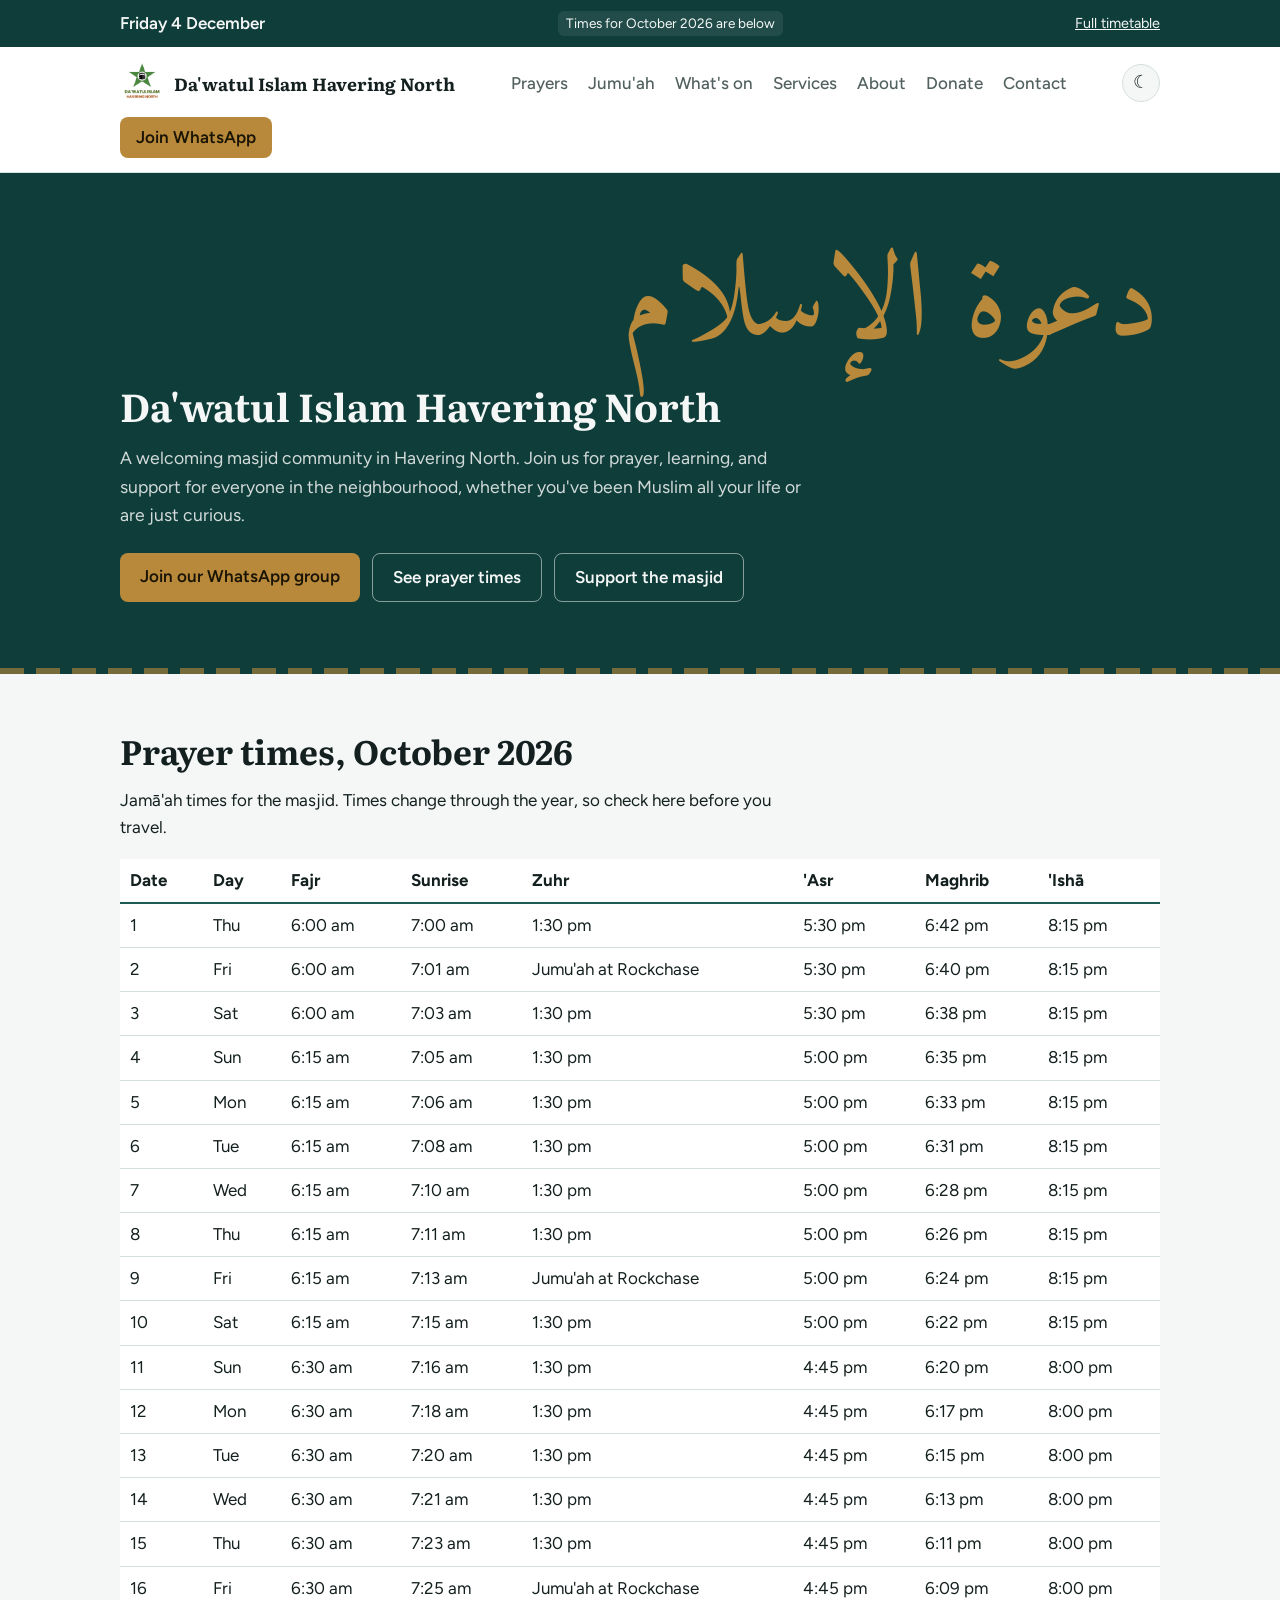
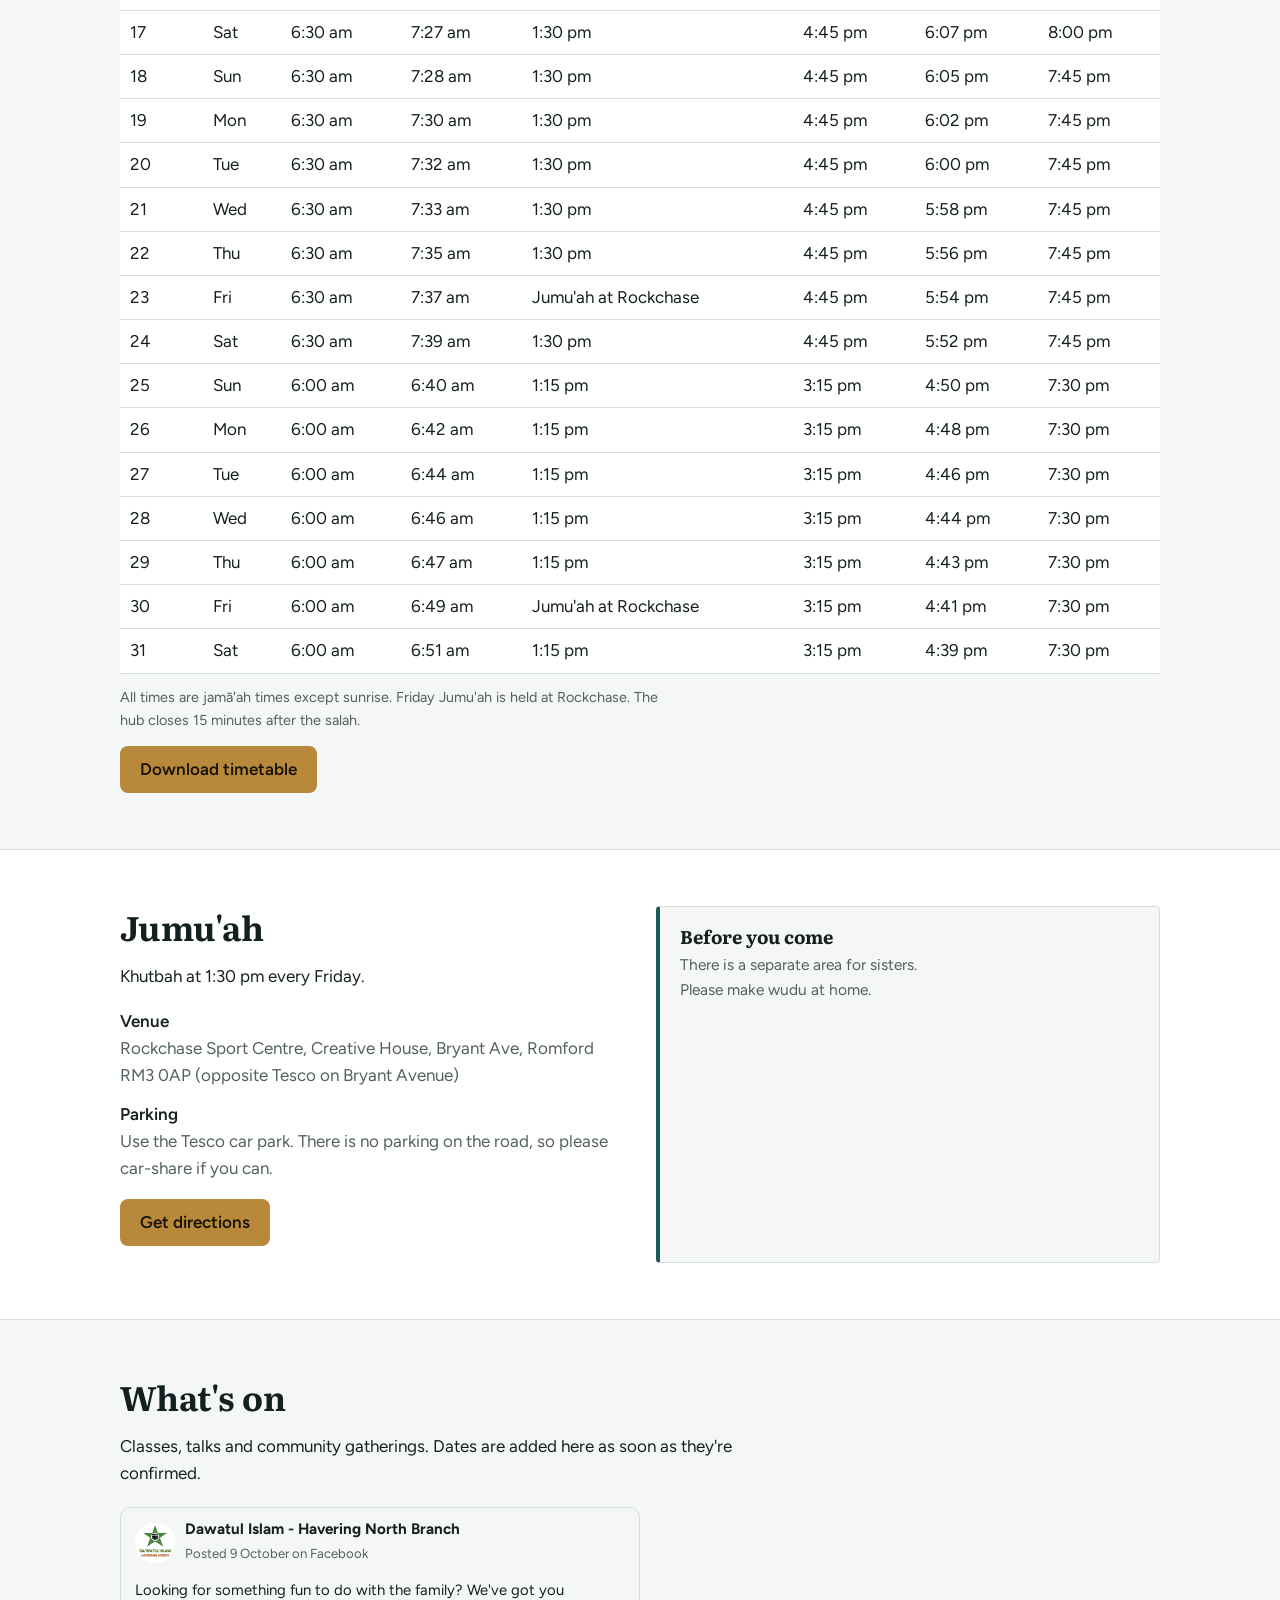
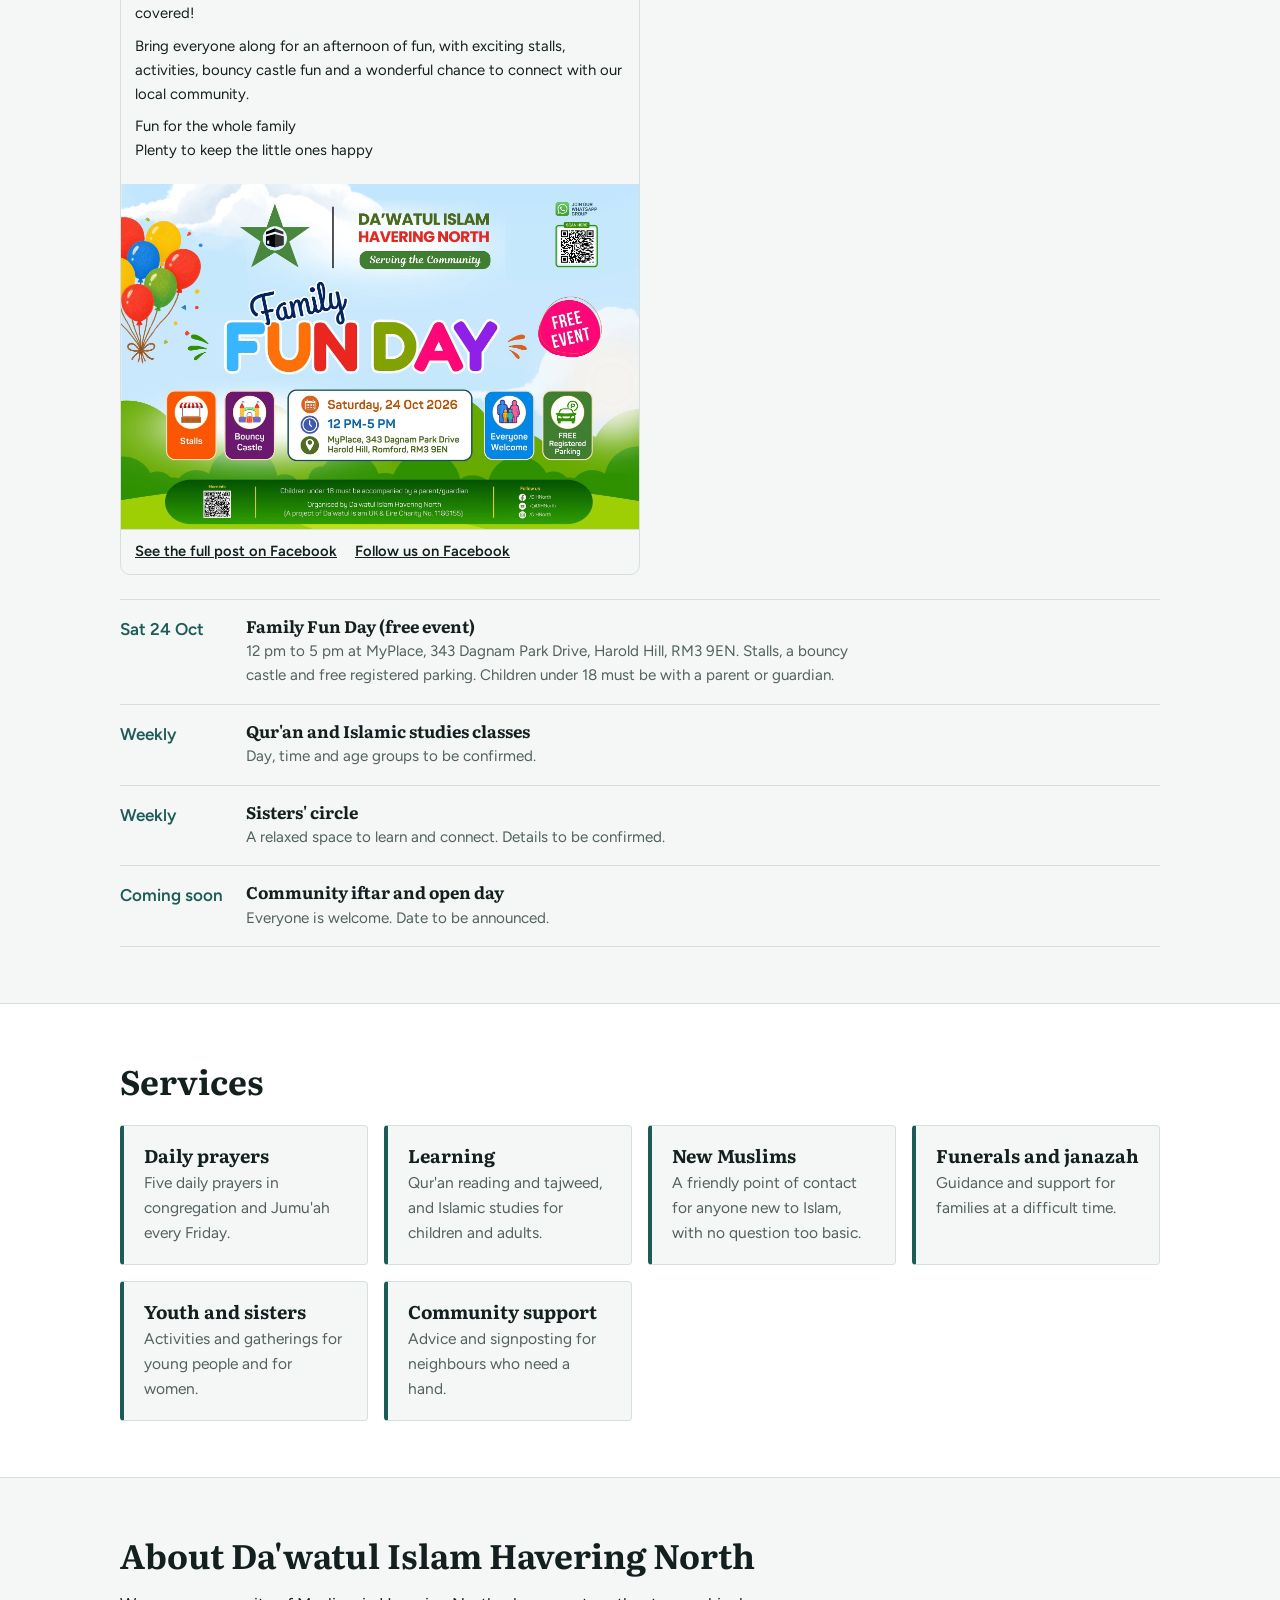
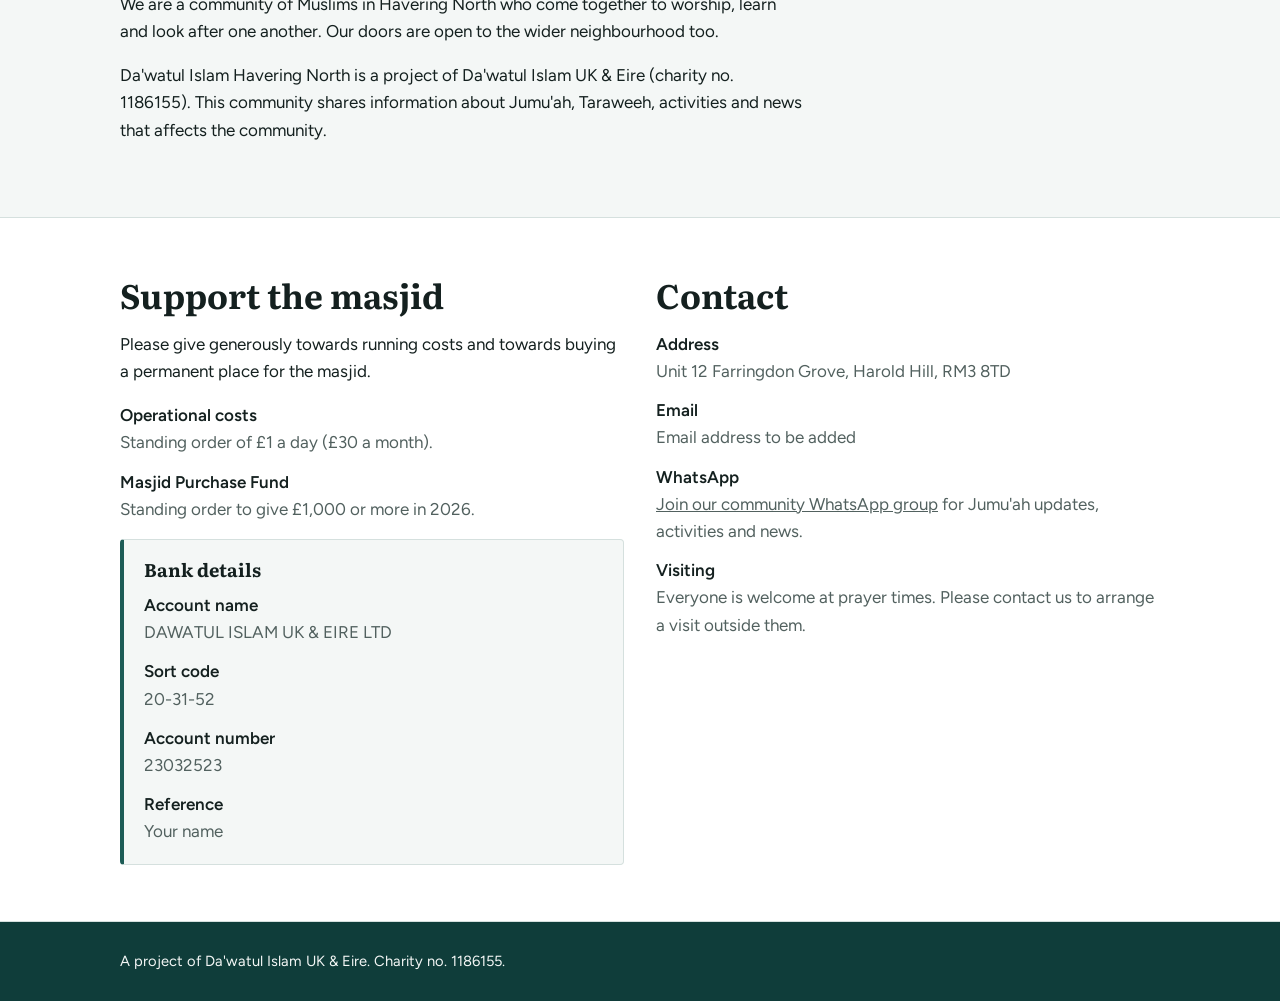
<file: DIHN.html>
<!DOCTYPE html>
<html lang="en">

<head>
  <meta charset="utf-8">
  <meta name="viewport" content="width=device-width, initial-scale=1, viewport-fit=cover">
  <title>Da'watul Islam Havering North</title>
  <link rel="preconnect" href="https://fonts.googleapis.com">
  <link rel="preconnect" href="https://fonts.gstatic.com" crossorigin>
  <link
    href="https://fonts.googleapis.com/css2?family=Amiri:wght@400;700&family=Literata:opsz,wght@7..72,500;7..72,700&family=Figtree:wght@400;500;600&display=swap"
    rel="stylesheet">
  <style>
    :root {
      --bg: #f4f7f6;
      --surface: #ffffff;
      --ink: #14201f;
      --muted: #52615f;
      --green: #0f3d3a;
      --green-2: #1d5c56;
      --brass: #b8893b;
      --line: #d5e0de;
      --on-green: #f4f7f6;
      box-sizing: border-box;
      padding-top: env(safe-area-inset-top, 0px);
      padding-bottom: env(safe-area-inset-bottom, 0px);
    }

    @media (prefers-color-scheme:dark) {
      :root:not([data-theme="light"]) {
        --bg: #0c1615;
        --surface: #142321;
        --ink: #e8f0ee;
        --muted: #9fb3af;
        --green: #0a2a28;
        --green-2: #2a7c73;
        --brass: #d3a655;
        --line: #25403c;
        --on-green: #eef5f3;
      }
    }

    :root[data-theme="dark"] {
      --bg: #0c1615;
      --surface: #142321;
      --ink: #e8f0ee;
      --muted: #9fb3af;
      --green: #0a2a28;
      --green-2: #2a7c73;
      --brass: #d3a655;
      --line: #25403c;
      --on-green: #eef5f3;
    }

    html {
      scroll-padding-top: env(safe-area-inset-top, 0px);
      scroll-behavior: smooth
    }

    *,
    *::before,
    *::after {
      box-sizing: inherit
    }

    body {
      margin: 0;
      background: var(--bg);
      color: var(--ink);
      font: 400 17px/1.6 Figtree, system-ui, sans-serif
    }

    a {
      color: inherit
    }

    :focus-visible {
      outline: 3px solid var(--brass);
      outline-offset: 2px
    }

    .wrap {
      max-width: 1080px;
      margin: 0 auto;
      padding: 0 20px
    }

    h1,
    h2,
    h3 {
      font-family: Literata, Georgia, serif;
      line-height: 1.2;
      margin: 0 0 .5em
    }

    h2 {
      font-size: clamp(1.6rem, 3.5vw, 2.1rem)
    }

    p {
      margin: 0 0 1em;
      max-width: 62ch
    }

    /* prayer bar */
    .prayer {
      background: var(--green);
      color: var(--on-green)
    }

    .prayer .wrap {
      display: flex;
      flex-wrap: wrap;
      gap: 8px 28px;
      align-items: center;
      justify-content: space-between;
      padding-top: 10px;
      padding-bottom: 10px
    }

    .prayer strong {
      font-weight: 600
    }

    .times {
      display: flex;
      gap: 6px;
      flex-wrap: wrap;
      margin: 0;
      padding: 0;
      list-style: none
    }

    .times li {
      display: flex;
      flex-direction: column;
      align-items: center;
      min-width: 64px;
      padding: 4px 8px;
      border-radius: 6px;
      background: rgba(255, 255, 255, .08);
      font-size: .85rem;
      line-height: 1.3
    }

    .times b {
      font-size: 1.02rem;
      font-weight: 600
    }

    .times li.next {
      background: var(--brass);
      color: #1a1405
    }

    /* header */
    header.site {
      background: var(--surface);
      border-bottom: 1px solid var(--line)
    }

    header.site .wrap {
      display: flex;
      flex-wrap: wrap;
      align-items: center;
      justify-content: space-between;
      gap: 12px;
      padding-top: 14px;
      padding-bottom: 14px
    }

    .brand {
      font-family: Literata, serif;
      font-weight: 700;
      text-decoration: none;
      font-size: 1.1rem;
      display: flex;
      align-items: center;
      gap: 10px
    }

    .brand img {
      width: 44px;
      height: 44px;
      border-radius: 6px;
      background: #fff;
      object-fit: contain
    }

    .hero .logo {
      display: none
    }

    @media (min-width:860px) {
      .hero .logo {
        display: block;
        position: absolute;
        right: max(20px, calc(50% - 540px));
        top: 50%;
        transform: translateY(-50%);
        width: 190px;
        height: 190px;
        border-radius: 14px;
        background: #fff;
        object-fit: contain
      }
    }

    nav {
      display: flex;
      flex-wrap: wrap;
      gap: 4px 20px
    }

    nav a {
      text-decoration: none;
      color: var(--muted);
      font-weight: 500;
      padding: 4px 0
    }

    nav a:hover {
      color: var(--ink);
      text-decoration: underline;
      text-decoration-color: var(--brass);
      text-underline-offset: 6px
    }

    .btn {
      display: inline-block;
      background: var(--brass);
      color: #1a1405;
      font-weight: 600;
      text-decoration: none;
      padding: 10px 20px;
      border-radius: 8px
    }

    .btn:hover {
      filter: brightness(1.08)
    }

    .btn.ghost {
      background: transparent;
      color: var(--on-green);
      border: 1.5px solid rgba(255, 255, 255, .5)
    }

    button.btn {
      border: 0;
      font: inherit;
      font-weight: 600;
      cursor: pointer
    }

    button.btn[hidden] {
      display: none
    }

    /* hero */
    .hero {
      background: var(--green);
      color: var(--on-green);
      padding: 64px 0 72px;
      position: relative;
      overflow: hidden
    }

    .hero .ar {
      font-family: Amiri, serif;
      font-size: clamp(3.4rem, 11vw, 7.5rem);
      line-height: 1.15;
      margin: 0;
      color: var(--brass);
      direction: rtl
    }

    .hero h1 {
      font-size: clamp(1.6rem, 4vw, 2.4rem);
      margin: .2em 0 .4em
    }

    .hero p {
      color: rgba(244, 247, 246, .85);
      font-size: 1.1rem
    }

    .hero .cta {
      display: flex;
      gap: 12px;
      flex-wrap: wrap;
      margin-top: 24px
    }

    .hero::after {
      content: "";
      position: absolute;
      inset: auto 0 0 0;
      height: 6px;
      background: repeating-linear-gradient(90deg, var(--brass) 0 24px, transparent 24px 36px);
      opacity: .6
    }

    section {
      padding: 56px 0
    }

    .alt {
      background: var(--surface);
      border-block: 1px solid var(--line)
    }

    .grid {
      display: grid;
      gap: 16px;
      grid-template-columns: repeat(auto-fit, minmax(240px, 1fr));
      margin-top: 24px
    }

    .card {
      background: var(--bg);
      border: 1px solid var(--line);
      border-left: 4px solid var(--green-2);
      border-radius: 4px;
      padding: 18px 20px
    }

    .alt .card {
      background: var(--bg)
    }

    .card h3 {
      font-size: 1.15rem;
      margin-bottom: .3em
    }

    .card p {
      margin: 0;
      color: var(--muted);
      font-size: .97rem
    }

    /* events */
    .events {
      list-style: none;
      margin: 24px 0 0;
      padding: 0;
      border-top: 1px solid var(--line)
    }

    .events li {
      display: grid;
      grid-template-columns: 110px 1fr;
      gap: 16px;
      padding: 16px 0;
      border-bottom: 1px solid var(--line)
    }

    .events time {
      font-weight: 600;
      color: var(--green-2)
    }

    .events h3 {
      font-size: 1.05rem;
      margin: 0 0 .2em
    }

    .events p {
      margin: 0;
      color: var(--muted);
      font-size: .95rem
    }

    @media (prefers-color-scheme:dark) {
      .events time {
        color: var(--brass)
      }
    }

    /* donate + contact */
    .two {
      display: grid;
      gap: 32px;
      grid-template-columns: repeat(auto-fit, minmax(300px, 1fr))
    }

    .amounts {
      display: flex;
      gap: 10px;
      flex-wrap: wrap;
      margin: 16px 0
    }

    .amounts button {
      font: inherit;
      font-weight: 600;
      padding: 10px 18px;
      border-radius: 8px;
      border: 1.5px solid var(--green-2);
      background: transparent;
      color: var(--ink);
      cursor: pointer
    }

    .amounts button[aria-pressed="true"] {
      background: var(--green);
      color: var(--on-green);
      border-color: var(--green)
    }

    .note {
      font-size: .9rem;
      color: var(--muted)
    }

    dl {
      margin: 0
    }

    dt {
      font-weight: 600;
      margin-top: 12px
    }

    dd {
      margin: 0;
      color: var(--muted)
    }

    footer {
      background: var(--green);
      color: var(--on-green);
      padding: 28px 0;
      font-size: .92rem
    }

    footer p {
      margin: 0;
      max-width: none
    }

    .totop {
      position: fixed;
      right: 16px;
      bottom: calc(16px + env(safe-area-inset-bottom, 0px));
      width: 48px;
      height: 48px;
      border-radius: 50%;
      border: 0;
      background: var(--brass);
      color: #1a1405;
      font-size: 1.4rem;
      font-weight: 700;
      cursor: pointer;
      box-shadow: 0 2px 8px rgba(0, 0, 0, .3);
      opacity: 0;
      visibility: hidden;
      transition: opacity .2s, visibility .2s
    }

    .totop.show {
      opacity: 1;
      visibility: visible
    }

    .totop:hover {
      filter: brightness(1.08)
    }

    .themebtn {
      width: 38px;
      height: 38px;
      border-radius: 50%;
      border: 1.5px solid var(--line);
      background: var(--bg);
      color: var(--ink);
      font-size: 1.1rem;
      line-height: 1;
      cursor: pointer
    }

    :root[data-theme="dark"] .events time {
      color: var(--brass)
    }

    :root[data-theme="light"] .events time {
      color: var(--green-2)
    }

    .fbpost {
      max-width: 520px;
      margin: 20px 0 8px;
      background: var(--bg);
      border: 1px solid var(--line);
      border-radius: 10px;
      overflow: hidden
    }

    .fbpost .hd {
      display: flex;
      gap: 10px;
      align-items: center;
      padding: 12px 14px
    }

    .fbpost .hd img {
      width: 40px;
      height: 40px;
      border-radius: 50%;
      background: #fff;
      object-fit: contain
    }

    .fbpost .hd b {
      display: block;
      font-size: .95rem;
      line-height: 1.25
    }

    .fbpost .hd span {
      font-size: .82rem;
      color: var(--muted)
    }

    .fbpost .cap {
      padding: 0 14px 12px;
      font-size: .93rem
    }

    .fbpost .cap p {
      margin: 0 0 .6em
    }

    .fbpost>a img {
      display: block;
      width: 100%;
      height: auto
    }

    .fbpost .more {
      display: flex;
      flex-wrap: wrap;
      gap: 6px 18px;
      padding: 10px 14px;
      border-top: 1px solid var(--line);
      font-size: .92rem;
      font-weight: 600
    }

    @media (max-width:560px) {
      .events li {
        grid-template-columns: 1fr;
        gap: 4px
      }

      .hero {
        padding: 44px 0 52px
      }
    }

    @media (prefers-reduced-motion:reduce) {
      html {
        scroll-behavior: auto
      }
    }
  </style>
</head>

<body>

  <div class="prayer" aria-label="Prayer times">
    <div class="wrap">
      <strong id="today">Today's prayer times</strong>
      <ul class="times" id="times"></ul>
      <a href="#prayers" style="font-size:.9rem">Full timetable</a>
    </div>
  </div>

  <header class="site">
    <div class="wrap">
      <a class="brand" href="#top"><img src="Logo.jpg" alt="" width="44" height="44">Da'watul Islam Havering North</a>
      <nav aria-label="Main">
        <a href="#prayers">Prayers</a>
        <a href="#jumuah">Jumu'ah</a>
        <a href="#events">What's on</a>
        <a href="#services">Services</a>
        <a href="#about">About</a>
        <a href="#donate">Donate</a>
        <a href="#contact">Contact</a>
      </nav>
      <button class="themebtn" id="themebtn" type="button"></button>
      <a class="btn" style="padding:7px 16px" href="https://chat.whatsapp.com/LmIkG4OpgAs2cD7IW89BFK" target="_blank"
        rel="noopener">Join WhatsApp</a>
    </div>
  </header>

  <main id="top">
    <div class="hero">
      <div class="wrap">
        <p class="ar" lang="ar">دعوة الإسلام</p>
        <h1>Da'watul Islam Havering North</h1>
        <p>A welcoming masjid community in Havering North. Join us for prayer, learning, and support for everyone in the
          neighbourhood, whether you've been Muslim all your life or are just curious.</p>
        <div class="cta">
          <a class="btn" href="https://chat.whatsapp.com/LmIkG4OpgAs2cD7IW89BFK" target="_blank" rel="noopener">Join our
            WhatsApp group</a>
          <a class="btn ghost" href="#prayers">See prayer times</a>
          <a class="btn ghost" href="#donate">Support the masjid</a>
        </div>
      </div>
    </div>

    <section id="prayers">
      <div class="wrap">
        <h2>Prayer times, <span id="pmonth"></span></h2>
        <p>Jamā'ah times for the masjid. Times change through the year, so check here before you travel.</p>
        <div style="overflow-x:auto">
          <table id="ptable" style="border-collapse:collapse;width:100%;min-width:640px;background:var(--surface)">
            <thead id="phead"></thead>
            <tbody id="pbody"></tbody>
          </table>
        </div>
        <p class="note" style="margin-top:12px">All times are jamā'ah times except sunrise. Friday Jumu'ah is held at
          Rockchase. The hub closes 15 minutes after the salah.</p>
        <button class="btn" id="dlbtn" hidden>Download timetable</button>
      </div>
    </section>

    <section class="alt" id="jumuah">
      <div class="wrap two">
        <div>
          <h2>Jumu'ah</h2>
          <p>Khutbah at 1:30 pm every Friday.</p>
          <dl>
            <dt>Venue</dt>
            <dd>Rockchase Sport Centre, Creative House, Bryant Ave, Romford RM3 0AP (opposite Tesco on Bryant Avenue)
            </dd>
            <dt>Parking</dt>
            <dd>Use the Tesco car park. There is no parking on the road, so please car-share if you can.</dd>
          </dl>
          <p style="margin-top:16px"><a class="btn"
              href="https://www.google.com/maps/search/?api=1&query=Rockchase+Sport+Centre+Bryant+Ave+Romford+RM3+0AP"
              target="_blank" rel="noopener">Get directions</a></p>
        </div>
        <div class="card">
          <h3>Before you come</h3>
          <p>There is a separate area for sisters.<br>Please make wudu at home.</p>
        </div>
      </div>
    </section>

    <section id="events">
      <div class="wrap">
        <h2>What's on</h2>
        <p>Classes, talks and community gatherings. Dates are added here as soon as they're confirmed.</p>
        <article class="fbpost" aria-label="Latest post from our Facebook page">
          <div class="hd"><img src="Logo.jpg" alt="">
            <div><b>Dawatul Islam - Havering North Branch</b><span>Posted 9 October on Facebook</span></div>
          </div>
          <div class="cap">
            <p>Looking for something fun to do with the family? We've got you covered!</p>
            <p>Bring everyone along for an afternoon of fun, with exciting stalls, activities, bouncy castle fun and a
              wonderful chance to connect with our local community.</p>
            <p>Fun for the whole family<br>Plenty to keep the little ones happy</p>
          </div>
          <a href="https://www.facebook.com/photo?fbid=122194515602799040&amp;set=a.122098825490799040" target="_blank"
            rel="noopener"><img src="Funday.jpg"
              alt="Poster for the Family Fun Day on Saturday 24 October 2026, 12 pm to 5 pm at MyPlace, 343 Dagnam Park Drive, Harold Hill, Romford RM3 9EN. Free event with stalls, a bouncy castle and free registered parking. Everyone welcome."></a>
          <div class="more"><a
              href="https://www.facebook.com/photo?fbid=122194515602799040&amp;set=a.122098825490799040" target="_blank"
              rel="noopener">See the full post on Facebook</a><a href="https://www.facebook.com/DIHNorth"
              target="_blank" rel="noopener">Follow us on Facebook</a></div>
        </article>
        <ul class="events">
          <li><time>Sat 24 Oct</time>
            <div>
              <h3>Family Fun Day (free event)</h3>
              <p>12 pm to 5 pm at MyPlace, 343 Dagnam Park Drive, Harold Hill, RM3 9EN. Stalls, a bouncy castle and free
                registered parking. Children under 18 must be with a parent or guardian.</p>
            </div>
          </li>
          <li><time>Weekly</time>
            <div>
              <h3>Qur'an and Islamic studies classes</h3>
              <p>Day, time and age groups to be confirmed.</p>
            </div>
          </li>
          <li><time>Weekly</time>
            <div>
              <h3>Sisters' circle</h3>
              <p>A relaxed space to learn and connect. Details to be confirmed.</p>
            </div>
          </li>
          <li><time>Coming soon</time>
            <div>
              <h3>Community iftar and open day</h3>
              <p>Everyone is welcome. Date to be announced.</p>
            </div>
          </li>
        </ul>
      </div>
    </section>

    <section class="alt" id="services">
      <div class="wrap">
        <h2>Services</h2>
        <div class="grid">
          <div class="card">
            <h3>Daily prayers</h3>
            <p>Five daily prayers in congregation and Jumu'ah every Friday.</p>
          </div>
          <div class="card">
            <h3>Learning</h3>
            <p>Qur'an reading and tajweed, and Islamic studies for children and adults.</p>
          </div>
          <div class="card">
            <h3>New Muslims</h3>
            <p>A friendly point of contact for anyone new to Islam, with no question too basic.</p>
          </div>
          <div class="card">
            <h3>Funerals and janazah</h3>
            <p>Guidance and support for families at a difficult time.</p>
          </div>
          <div class="card">
            <h3>Youth and sisters</h3>
            <p>Activities and gatherings for young people and for women.</p>
          </div>
          <div class="card">
            <h3>Community support</h3>
            <p>Advice and signposting for neighbours who need a hand.</p>
          </div>
        </div>
      </div>
    </section>

    <section id="about">
      <div class="wrap">
        <h2>About Da'watul Islam Havering North</h2>
        <p>We are a community of Muslims in Havering North who come together to worship, learn and look after one
          another. Our doors are open to the wider neighbourhood too.</p>
        <p>Da'watul Islam Havering North is a project of Da'watul Islam UK &amp; Eire (charity no. 1186155). This
          community shares information about Jumu'ah, Taraweeh, activities and news that affects the community.</p>
      </div>
    </section>

    <section class="alt" id="donate">
      <div class="wrap two">
        <div>
          <h2>Support the masjid</h2>
          <p>Please give generously towards running costs and towards buying a permanent place for the masjid.</p>
          <dl>
            <dt>Operational costs</dt>
            <dd>Standing order of £1 a day (£30 a month).</dd>
            <dt>Masjid Purchase Fund</dt>
            <dd>Standing order to give £1,000 or more in 2026.</dd>
          </dl>
          <div class="card" style="margin-top:16px">
            <h3>Bank details</h3>
            <dl>
              <dt>Account name</dt>
              <dd>DAWATUL ISLAM UK &amp; EIRE LTD</dd>
              <dt>Sort code</dt>
              <dd>20-31-52</dd>
              <dt>Account number</dt>
              <dd>23032523</dd>
              <dt>Reference</dt>
              <dd>Your name</dd>
            </dl>
          </div>
        </div>
        <div id="contact">
          <h2>Contact</h2>
          <dl>
            <dt>Address</dt>
            <dd>Unit 12 Farringdon Grove, Harold Hill, RM3 8TD</dd>
            <dt>Email</dt>
            <dd>Email address to be added</dd>
            <dt>WhatsApp</dt>
            <dd><a href="https://chat.whatsapp.com/LmIkG4OpgAs2cD7IW89BFK" target="_blank" rel="noopener">Join our
                community WhatsApp group</a> for Jumu'ah updates, activities and news.</dd>
            <dt>Visiting</dt>
            <dd>Everyone is welcome at prayer times. Please contact us to arrange a visit outside them.</dd>
          </dl>
        </div>
      </div>
    </section>
  </main>

  <footer>
    <div class="wrap">
      <p>A project of Da'watul Islam UK &amp; Eire. Charity no. 1186155.</p>
    </div>
  </footer>

  <button class="totop" id="totop" aria-label="Back to top" title="Back to top">&uarr;</button>

  <script>
    // MONTHLY UPDATE: change YEAR, MONTH and the DAYS list (one line per day, in date order).
    // Order on each line: Fajr, Sunrise, Zuhr, 'Asr, Maghrib, 'Isha. Write J for Jumu'ah at Rockchase.
    var YEAR = 2026, MONTH = 10;
    var DAYS = [
      "6:00 7:00 1:30 5:30 6:42 8:15", "6:00 7:01 J 5:30 6:40 8:15", "6:00 7:03 1:30 5:30 6:38 8:15",
      "6:15 7:05 1:30 5:00 6:35 8:15", "6:15 7:06 1:30 5:00 6:33 8:15", "6:15 7:08 1:30 5:00 6:31 8:15",
      "6:15 7:10 1:30 5:00 6:28 8:15", "6:15 7:11 1:30 5:00 6:26 8:15", "6:15 7:13 J 5:00 6:24 8:15",
      "6:15 7:15 1:30 5:00 6:22 8:15", "6:30 7:16 1:30 4:45 6:20 8:00", "6:30 7:18 1:30 4:45 6:17 8:00",
      "6:30 7:20 1:30 4:45 6:15 8:00", "6:30 7:21 1:30 4:45 6:13 8:00", "6:30 7:23 1:30 4:45 6:11 8:00",
      "6:30 7:25 J 4:45 6:09 8:00", "6:30 7:27 1:30 4:45 6:07 8:00", "6:30 7:28 1:30 4:45 6:05 7:45",
      "6:30 7:30 1:30 4:45 6:02 7:45", "6:30 7:32 1:30 4:45 6:00 7:45", "6:30 7:33 1:30 4:45 5:58 7:45",
      "6:30 7:35 1:30 4:45 5:56 7:45", "6:30 7:37 J 4:45 5:54 7:45", "6:30 7:39 1:30 4:45 5:52 7:45",
      "6:00 6:40 1:15 3:15 4:50 7:30", "6:00 6:42 1:15 3:15 4:48 7:30", "6:00 6:44 1:15 3:15 4:46 7:30",
      "6:00 6:46 1:15 3:15 4:44 7:30", "6:00 6:47 1:15 3:15 4:43 7:30", "6:00 6:49 J 3:15 4:41 7:30",
      "6:00 6:51 1:15 3:15 4:39 7:30"
    ];
    var NAMES = ["Fajr", "Sunrise", "Zuhr", "'Asr", "Maghrib", "'Ishā"], PM = [0, 0, 1, 1, 1, 1];
    var el = document.getElementById("times"), body = document.getElementById("pbody");
    function fmt(t, i) { return t === "J" ? "Jumu'ah at Rockchase" : t + (PM[i] ? " pm" : " am") }
    function mins(t, i) { var m = t.match(/^(\d+):(\d+)$/); if (!m) return null; var h = +m[1]; if (PM[i] && h < 12) h += 12; return h * 60 + (+m[2]) }
    var d = new Date();
    document.getElementById("today").textContent = d.toLocaleDateString("en-GB", { weekday: "long", day: "numeric", month: "long" });
    var dayIdx = (d.getFullYear() === YEAR && d.getMonth() + 1 === MONTH) ? d.getDate() - 1 : -1;
    var now = d.getHours() * 60 + d.getMinutes(), nextSet = false;
    var mname = new Date(YEAR, MONTH - 1, 1).toLocaleDateString("en-GB", { month: "long", year: "numeric" });
    document.getElementById("pmonth").textContent = mname;
    if (dayIdx >= 0) {
      DAYS[dayIdx].split(" ").forEach(function (t, i) {
        if (i === 1) return;
        var mm = mins(t, i), cls = "";
        if (!nextSet && mm !== null && mm > now) { cls = ' class="next"'; nextSet = true }
        el.insertAdjacentHTML("beforeend", "<li" + cls + "><span>" + (t === "J" ? "Jumu'ah" : NAMES[i]) + "</span><b>" + (t === "J" ? "Rockchase" : t) + "</b></li>");
      });
    } else { el.insertAdjacentHTML("beforeend", "<li style='min-width:0'>Times for " + mname + " are below</li>") }
    var th = "padding:8px 10px;text-align:left;border-bottom:2px solid var(--green-2);white-space:nowrap", td = "padding:8px 10px;border-bottom:1px solid var(--line);white-space:nowrap";
    document.getElementById("phead").innerHTML = "<tr><th style='" + th + "'>Date</th><th style='" + th + "'>Day</th>" + NAMES.map(function (n) { return "<th style='" + th + "'>" + n + "</th>" }).join("") + "</tr>";
    body.innerHTML = DAYS.map(function (r, k) {
      var dn = new Date(YEAR, MONTH - 1, k + 1).toLocaleDateString("en-GB", { weekday: "short" });
      var bg = k === dayIdx ? "background:var(--brass);color:#1a1405;font-weight:600;" : "";
      return "<tr style='" + bg + "'><td style='" + td + "'>" + (k + 1) + "</td><td style='" + td + "'>" + dn + "</td>" + r.split(" ").map(function (t, i) { return "<td style='" + td + "'>" + fmt(t, i) + "</td>" }).join("") + "</tr>";
    }).join("");
    var dl = document.getElementById("dlbtn");
    var hosted = !!(window.claude && window.claude.use);
    function startDl(dn) {
      dl.hidden = false;
      dl.addEventListener("click", function () {
        var rows = [["Date", "Day"].concat(NAMES)].concat(DAYS.map(function (r, k) {
          var dt = new Date(YEAR, MONTH - 1, k + 1);
          return [dt.toLocaleDateString("en-GB", { day: "numeric", month: "long", year: "numeric" }), dt.toLocaleDateString("en-GB", { weekday: "long" })].concat(r.split(" ").map(fmt));
        }));
        var csv = rows.map(function (r) { return r.map(function (c) { return '"' + String(c).replace(/"/g, '""') + '"' }).join(",") }).join("\r\n");
        var fn = "salah-timetable-" + YEAR + "-" + (MONTH < 10 ? "0" : "") + MONTH + ".csv";
        if (dn) { dn.save({ filename: fn, data: "\ufeff" + csv }).catch(function () { }); return }
        var a = document.createElement("a"); a.href = URL.createObjectURL(new Blob(["\ufeff" + csv], { type: "text/csv" })); a.download = fn; document.body.appendChild(a); a.click(); a.remove();
      });
    }
    if (hosted) { window.claude.use("downloads").then(function (dn) { if (dn) startDl(dn) }).catch(function () { }) } else { startDl(null) }
    var root = document.documentElement, tb = document.getElementById("themebtn");
    function isDark() { var t = root.getAttribute("data-theme"); return t ? t === "dark" : window.matchMedia("(prefers-color-scheme: dark)").matches }
    function paint() { var dk = isDark(); tb.textContent = dk ? "\u2600" : "\u263E"; var l = dk ? "Switch to light mode" : "Switch to dark mode"; tb.setAttribute("aria-label", l); tb.title = l }
    try { var sv = localStorage.getItem("theme"); if (sv) root.setAttribute("data-theme", sv) } catch (e) { }
    paint();
    tb.addEventListener("click", function () { var n = isDark() ? "light" : "dark"; root.setAttribute("data-theme", n); try { localStorage.setItem("theme", n) } catch (e) { } paint() });
    var tt = document.getElementById("totop");
    window.addEventListener("scroll", function () { tt.classList.toggle("show", window.scrollY > 400) }, { passive: true });
    tt.addEventListener("click", function () { window.scrollTo({ top: 0, behavior: window.matchMedia("(prefers-reduced-motion: reduce)").matches ? "auto" : "smooth" }) });
    var btns = document.querySelectorAll("#amounts button"), give = document.getElementById("give");
    btns.forEach(function (b) {
      b.addEventListener("click", function () {
        btns.forEach(function (x) { x.setAttribute("aria-pressed", "false") });
        b.setAttribute("aria-pressed", "true"); give.textContent = "Donate " + b.textContent;
      })
    });
  </script>
</body>

</html>
</file>
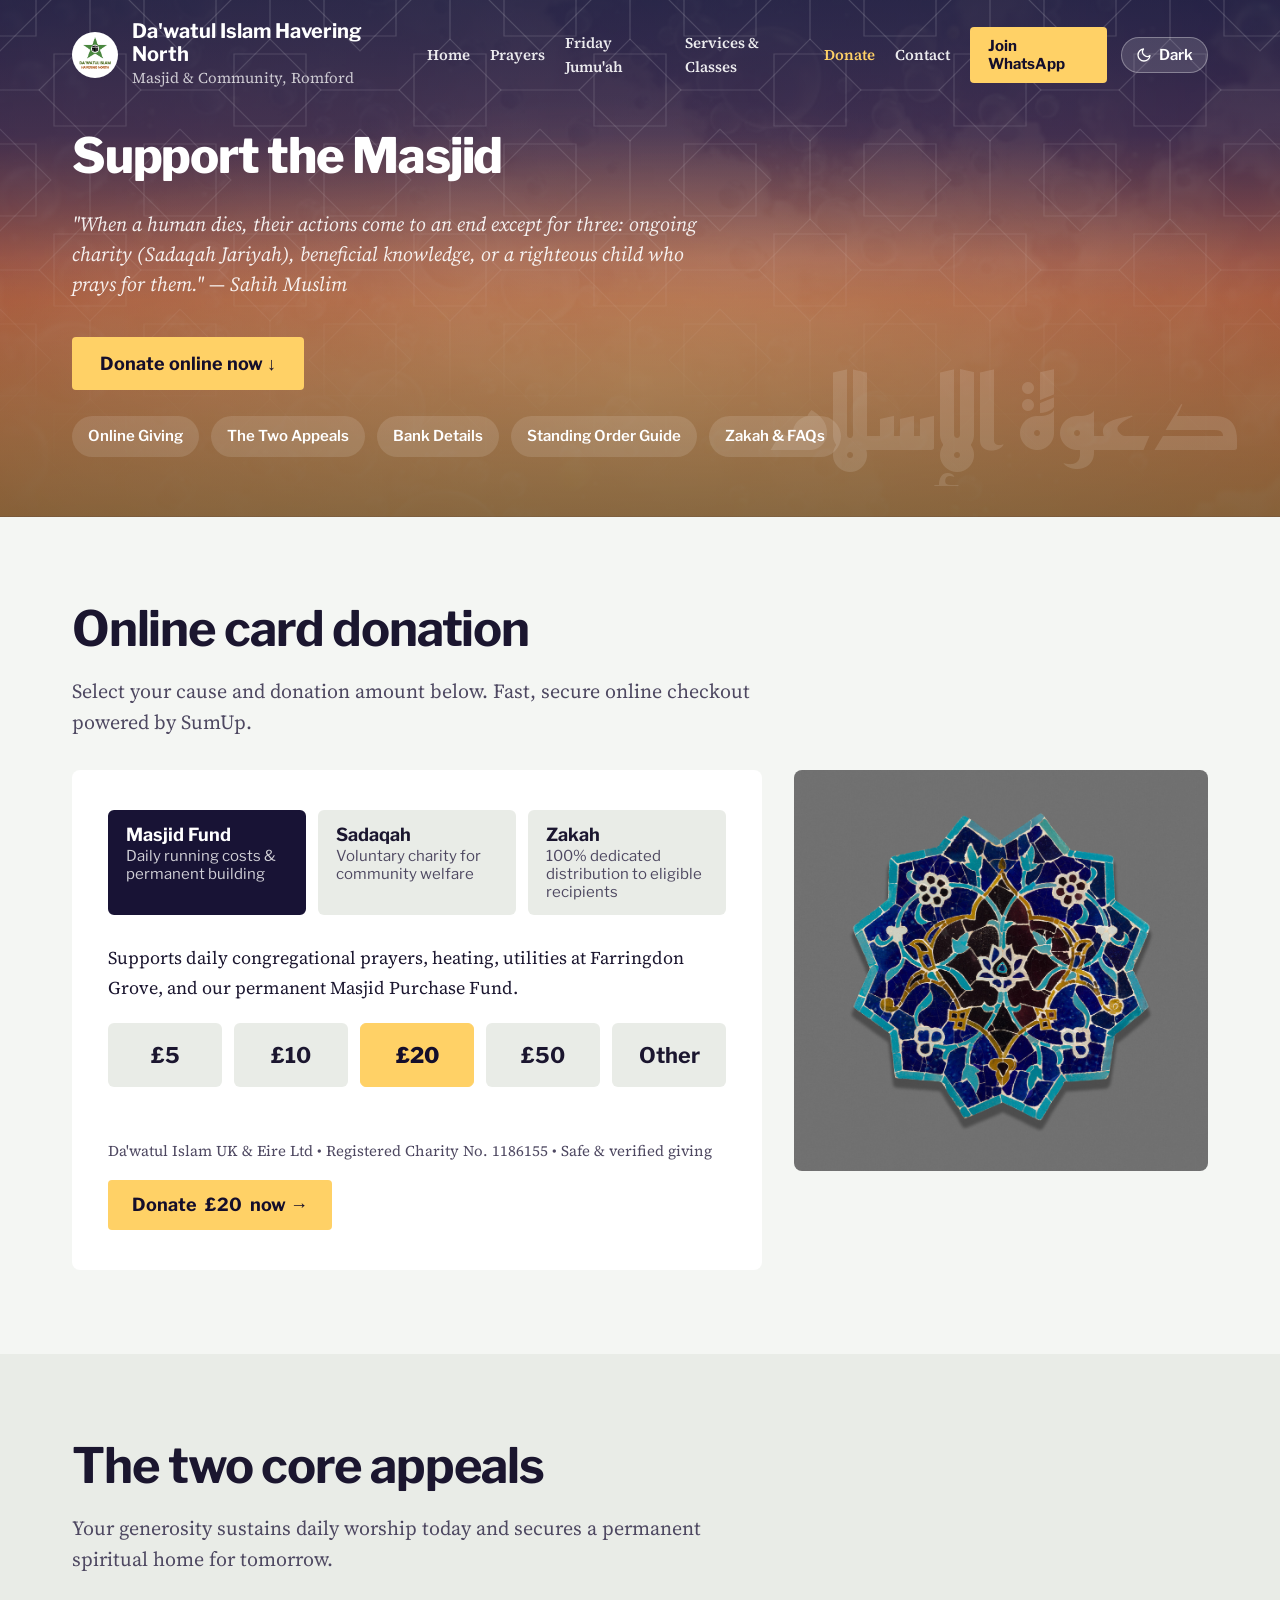
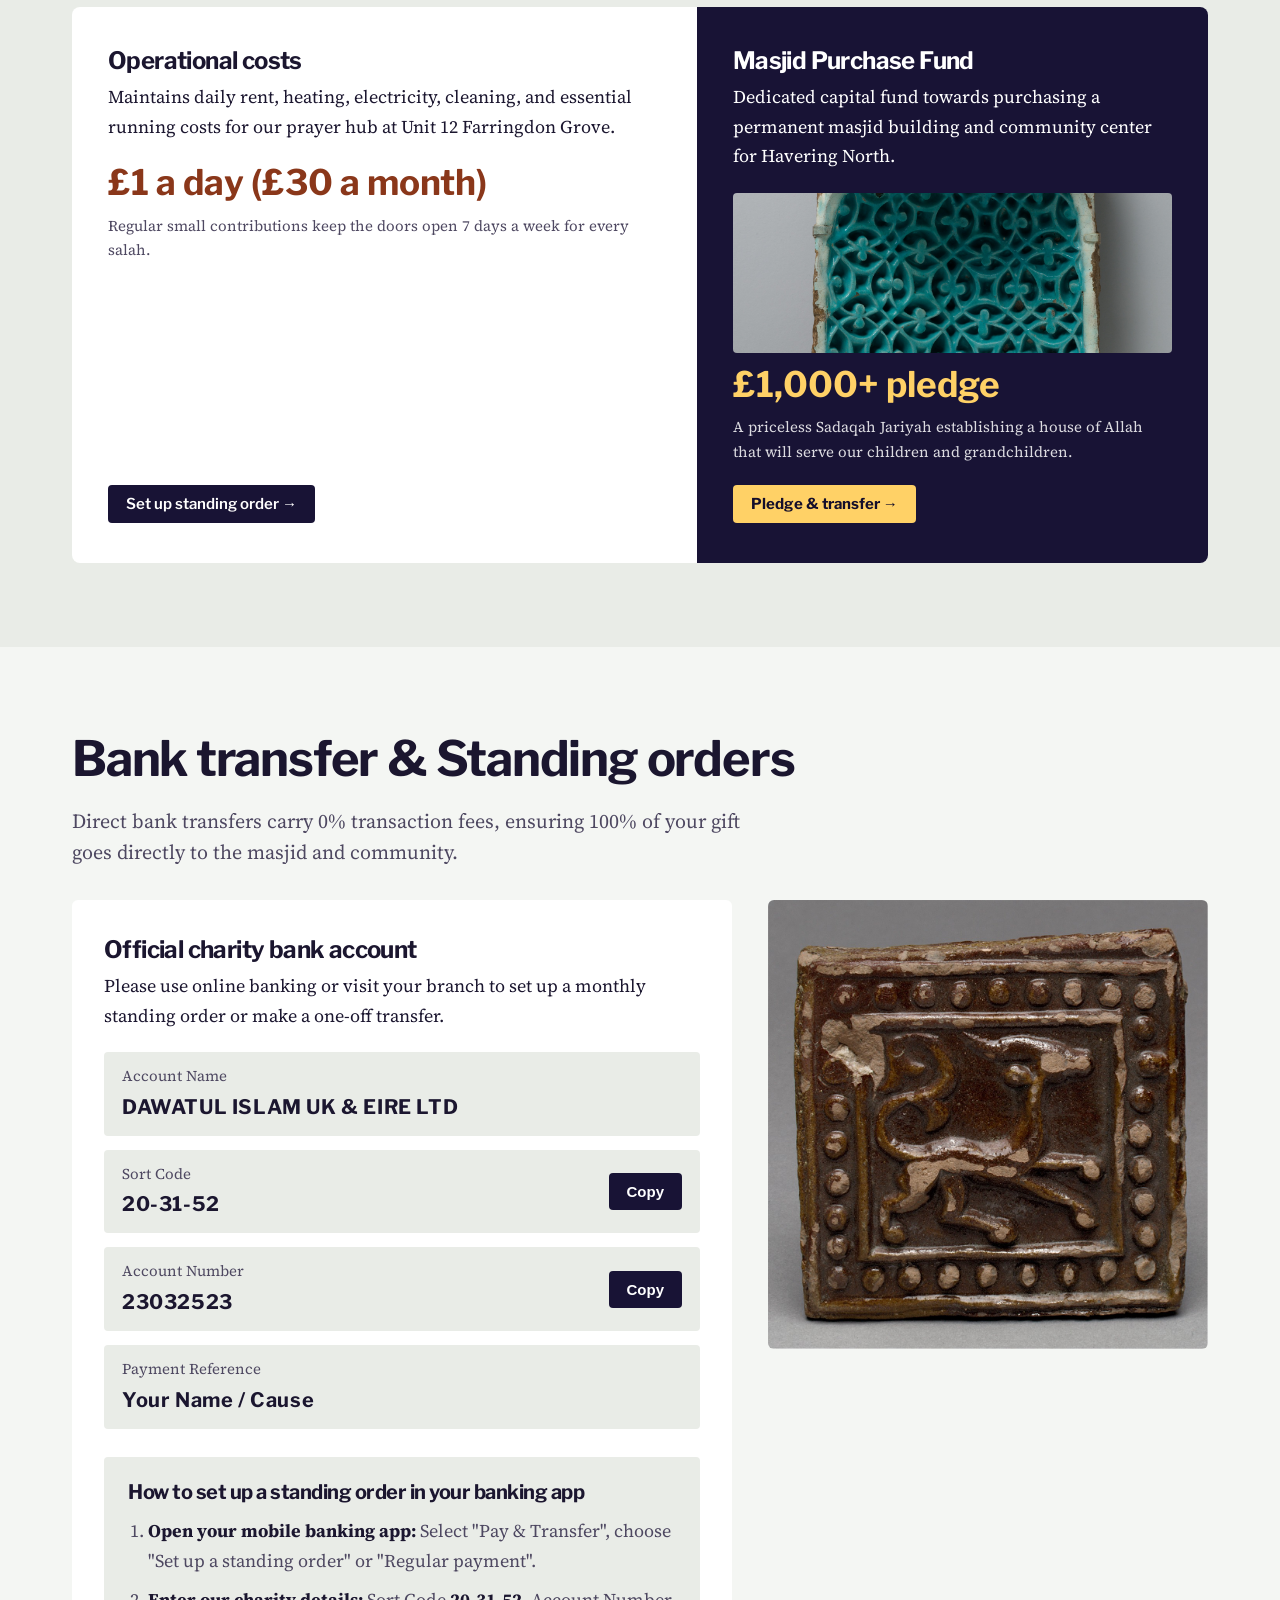
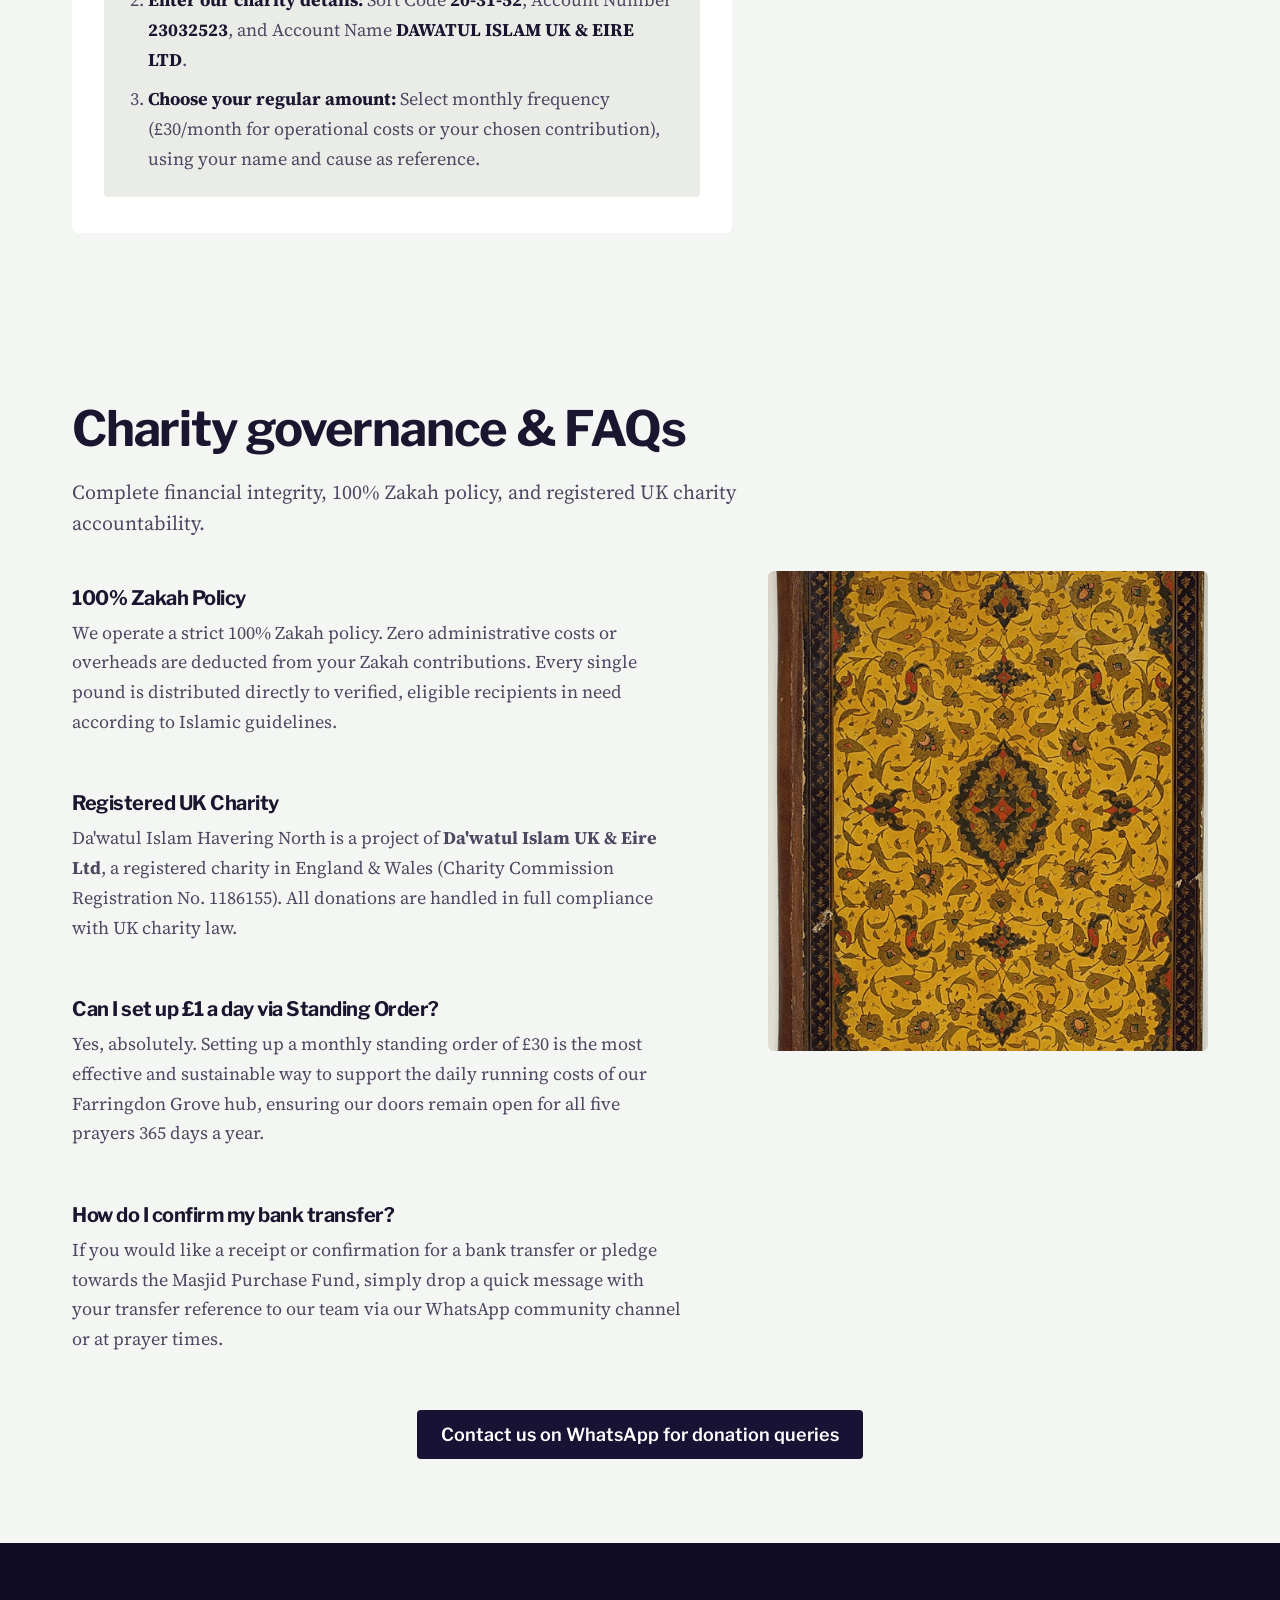
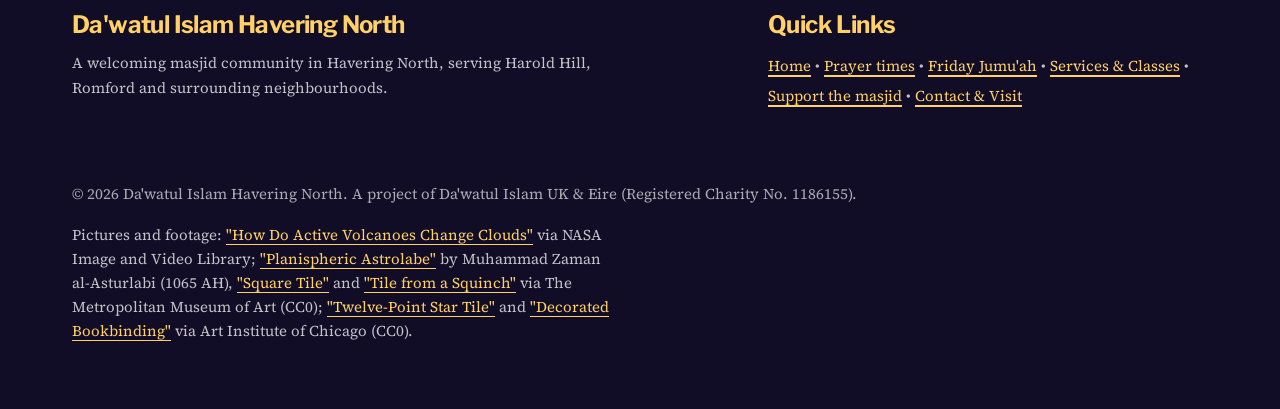
<file: donate.html>
<!DOCTYPE html>
<html lang="en">
<head>
  <meta charset="utf-8">
  <meta name="viewport" content="width=device-width, initial-scale=1, viewport-fit=cover">
  <title>Donate &amp; Support — Da'watul Islam Havering North</title>
  <meta name="description" content="Support Da'watul Islam Havering North. Contribute towards operational costs (£1 a day), the permanent Masjid Purchase Fund, Sadaqah, and 100% Zakah.">
  <meta name="theme-color" content="#2b2260">

  <!-- Open Graph Preview -->
  <meta property="og:title" content="Donate &amp; Support — Da'watul Islam Havering North">
  <meta property="og:description" content="Support our daily prayer hub and help build a permanent masjid in Havering North. Online giving, bank details, and standing order guidance.">
  <meta property="og:image" content="Logo.jpg">
  <meta property="og:type" content="website">
  <meta name="twitter:card" content="summary">

  <!-- Instant Theme Initialiser to Prevent Flash of Unstyled Theme (FOUC) -->
  <script>
    (function() {
      try {
        var saved = localStorage.getItem('dihn-theme');
        var prefersDark = window.matchMedia && window.matchMedia('(prefers-color-scheme: dark)').matches;
        var theme = saved || (prefersDark ? 'dark' : 'light');
        document.documentElement.setAttribute('data-theme', theme);
      } catch (e) {}
    })();
  </script>

  <!-- ===================================================================
       SUMUP DONATION LINKS CONFIGURATION
       Easily replace placeholder URLs below with live SumUp links.
       =================================================================== -->
  <script>
    const DONATION_LINKS = {
      masjid: {
        5: "SUMUP_LINK_HERE",
        10: "SUMUP_LINK_HERE",
        20: "SUMUP_LINK_HERE",
        50: "SUMUP_LINK_HERE",
        other: "SUMUP_LINK_HERE"
      },
      sadaqah: {
        5: "SUMUP_LINK_HERE",
        10: "SUMUP_LINK_HERE",
        20: "SUMUP_LINK_HERE",
        50: "SUMUP_LINK_HERE",
        other: "SUMUP_LINK_HERE"
      },
      zakah: {
        10: "SUMUP_LINK_HERE",
        20: "SUMUP_LINK_HERE",
        50: "SUMUP_LINK_HERE",
        100: "SUMUP_LINK_HERE",
        other: "SUMUP_LINK_HERE"
      }
    };
  </script>

  <!-- Typography -->
  <link rel="preconnect" href="https://fonts.googleapis.com">
  <link rel="preconnect" href="https://fonts.gstatic.com" crossorigin>
  <link href="https://fonts.googleapis.com/css2?family=Libre+Franklin:wght@400;500;600;700;800&family=Reem+Kufi:wght@600;700&family=Source+Serif+4:ital,opsz,wght@0,8..60,400;0,8..60,600;1,8..60,400;1,8..60,600&display=swap" rel="stylesheet">

  <link rel="stylesheet" href="assets/style.css">
</head>
<body>
  <!-- SITE HEADER -->
  <header class="site-header">
    <div class="wrap header-row">
      <a class="brand-link" href="index.html" aria-label="Da'watul Islam Havering North Homepage">
        <div class="brand-logo-badge">
          <img src="Logo.jpg" alt="Da'watul Islam Havering North Logo" width="46" height="46">
        </div>
        <div>
          <span class="brand-name">Da'watul Islam Havering North</span>
          <span class="brand-loc">Masjid &amp; Community, Romford</span>
        </div>
      </a>
      <div class="header-right">
        <nav class="header-nav" aria-label="Main Navigation">
          <a href="index.html">Home</a>
          <a href="index.html#prayers">Prayers</a>
          <a href="index.html#jumuah">Friday Jumu'ah</a>
          <a href="services.html">Services &amp; Classes</a>
          <a href="donate.html" class="nav-active">Donate</a>
          <a href="index.html#contact">Contact</a>
          <a class="btn nav-join-btn btn-small" href="https://chat.whatsapp.com/LmIkG4OpgAs2cD7IW89BFK" target="_blank" rel="noopener">Join WhatsApp</a>
        </nav>
        <button type="button" class="theme-toggle-btn" id="theme-toggle" aria-label="Switch to dark mode" title="Switch theme" aria-pressed="false">
          <span class="theme-toggle-icon" aria-hidden="true">
            <svg class="icon-sun" width="16" height="16" viewBox="0 0 24 24" fill="none" stroke="currentColor" stroke-width="2" stroke-linecap="round" stroke-linejoin="round">
              <circle cx="12" cy="12" r="5"></circle>
              <line x1="12" y1="1" x2="12" y2="3"></line>
              <line x1="12" y1="21" x2="12" y2="23"></line>
              <line x1="4.22" y1="4.22" x2="5.64" y2="5.64"></line>
              <line x1="18.36" y1="18.36" x2="19.78" y2="19.78"></line>
              <line x1="1" y1="12" x2="3" y2="12"></line>
              <line x1="21" y1="12" x2="23" y2="12"></line>
              <line x1="4.22" y1="19.78" x2="5.64" y2="18.36"></line>
              <line x1="18.36" y1="5.64" x2="19.78" y2="4.22"></line>
            </svg>
            <svg class="icon-moon" width="16" height="16" viewBox="0 0 24 24" fill="none" stroke="currentColor" stroke-width="2" stroke-linecap="round" stroke-linejoin="round">
              <path d="M21 12.79A9 9 0 1 1 11.21 3 7 7 0 0 0 21 12.79z"></path>
            </svg>
          </span>
          <span class="theme-label" id="theme-label">Dark</span>
        </button>
      </div>
    </div>
  </header>

  <main id="top">
    <!-- SUBPAGE HERO: Golden Dusk Sky with Star Lattice & Arabic Watermark -->
    <section class="hero hero-compact" id="hero-sky">
      <svg class="hero-sky-svg" aria-hidden="true" preserveAspectRatio="none" viewBox="0 0 100 100">
        <defs>
          <linearGradient id="sky-linear" x1="0%" y1="0%" x2="0%" y2="100%">
            <stop offset="0%" stop-color="#2b2260" />
            <stop offset="26%" stop-color="#462854" />
            <stop offset="58%" stop-color="#c4603a" />
            <stop offset="100%" stop-color="#f0a14e" />
          </linearGradient>
          <radialGradient id="sky-radial" cx="50%" cy="74%" r="55%" fx="50%" fy="74%">
            <stop offset="0%" stop-color="rgba(240, 161, 78, 0.45)" />
            <stop offset="100%" stop-color="rgba(240, 161, 78, 0)" />
          </radialGradient>
        </defs>
        <rect width="100" height="100" fill="url(#sky-linear)" />
        <rect width="100" height="100" fill="url(#sky-radial)" style="mix-blend-mode: screen;" />
      </svg>

      <video class="hero-video-bg" autoplay muted loop playsinline poster="assets/clouds-mp4-poster.jpg" aria-hidden="true">
        <source src="assets/clouds-mp4.mp4" type="video/mp4">
      </video>

      <div class="hero-dark-scrim" aria-hidden="true"></div>

      <svg class="hero-lattice-svg" aria-hidden="true" xmlns="http://www.w3.org/2000/svg">
        <defs>
          <pattern id="star-lattice-pattern" width="180" height="180" patternUnits="userSpaceOnUse">
            <rect class="lattice-path" x="54" y="54" width="72" height="72" fill="none" stroke="currentColor" stroke-width="1.2" />
            <rect class="lattice-path" x="54" y="54" width="72" height="72" transform="rotate(45 90 90)" fill="none" stroke="currentColor" stroke-width="1.2" />
            <rect class="lattice-path" x="-36" y="-36" width="72" height="72" fill="none" stroke="currentColor" stroke-width="1.2" />
            <rect class="lattice-path" x="-36" y="-36" width="72" height="72" transform="rotate(45 0 0)" fill="none" stroke="currentColor" stroke-width="1.2" />
            <rect class="lattice-path" x="144" y="-36" width="72" height="72" fill="none" stroke="currentColor" stroke-width="1.2" />
            <rect class="lattice-path" x="144" y="-36" width="72" height="72" transform="rotate(45 180 0)" fill="none" stroke="currentColor" stroke-width="1.2" />
            <rect class="lattice-path" x="-36" y="144" width="72" height="72" fill="none" stroke="currentColor" stroke-width="1.2" />
            <rect class="lattice-path" x="-36" y="144" width="72" height="72" transform="rotate(45 0 180)" fill="none" stroke="currentColor" stroke-width="1.2" />
            <rect class="lattice-path" x="144" y="144" width="72" height="72" fill="none" stroke="currentColor" stroke-width="1.2" />
            <rect class="lattice-path" x="144" y="144" width="72" height="72" transform="rotate(45 180 180)" fill="none" stroke="currentColor" stroke-width="1.2" />
            <line class="lattice-path" x1="90" y1="0" x2="90" y2="40" stroke="currentColor" stroke-width="1.2" />
            <line class="lattice-path" x1="90" y1="140" x2="90" y2="180" stroke="currentColor" stroke-width="1.2" />
            <line class="lattice-path" x1="0" y1="90" x2="40" y2="90" stroke="currentColor" stroke-width="1.2" />
            <line class="lattice-path" x1="140" y1="90" x2="180" y2="90" stroke="currentColor" stroke-width="1.2" />
          </pattern>
        </defs>
        <rect width="100%" height="100%" fill="url(#star-lattice-pattern)" />
      </svg>

      <svg class="hero-arabic-svg" aria-hidden="true" viewBox="0 0 800 240">
        <text x="780" y="190" text-anchor="end" class="arabic-svg-text">دعوة الإسلام</text>
      </svg>

      <div class="wrap">
        <div class="hero-content">
          <h1 class="subpage-hero-title">Support the Masjid</h1>
          <p class="subpage-hero-hadith">
            "When a human dies, their actions come to an end except for three: ongoing charity (Sadaqah Jariyah), beneficial knowledge, or a righteous child who prays for them." &mdash; Sahih Muslim
          </p>
          <div style="margin-top: 6px;">
            <a class="btn btn-hero-gold" href="#online-giving">Donate online now &darr;</a>
          </div>
          <div class="subpage-hero-nav">
            <a class="hero-jump-pill" href="#online-giving">Online Giving</a>
            <a class="hero-jump-pill" href="#appeals">The Two Appeals</a>
            <a class="hero-jump-pill" href="#bank-transfer">Bank Details</a>
            <a class="hero-jump-pill" href="#standing-order">Standing Order Guide</a>
            <a class="hero-jump-pill" href="#faq">Zakah &amp; FAQs</a>
          </div>
        </div>
      </div>
    </section>

    <!-- SECTION 1: INTERACTIVE ONLINE GIVING PORTAL -->
    <section class="page-section" id="online-giving">
      <div class="wrap">
        <h2>Online card donation</h2>
        <p class="lead">Select your cause and donation amount below. Fast, secure online checkout powered by SumUp.</p>

        <div class="giving-portal-grid">
          <div class="giving-portal-card">
            <!-- Cause Selection Tabs -->
            <div class="cause-tab-list" role="tablist" aria-label="Select donation cause">
              <button type="button" class="cause-tab-btn is-active" id="tab-masjid" role="tab" aria-selected="true" aria-controls="panel-masjid" data-cause="masjid">
                <span>Masjid Fund</span>
                <small>Daily running costs &amp; permanent building</small>
              </button>
              <button type="button" class="cause-tab-btn" id="tab-sadaqah" role="tab" aria-selected="false" aria-controls="panel-sadaqah" data-cause="sadaqah">
                <span>Sadaqah</span>
                <small>Voluntary charity for community welfare</small>
              </button>
              <button type="button" class="cause-tab-btn" id="tab-zakah" role="tab" aria-selected="false" aria-controls="panel-zakah" data-cause="zakah">
                <span>Zakah</span>
                <small>100% dedicated distribution to eligible recipients</small>
              </button>
            </div>

            <!-- Cause Description Notice -->
            <div id="cause-desc-box">
              <p id="cause-desc-text" style="font-size: var(--step-body); color: var(--ink-dark); margin-bottom: 8px;">
                Supports daily congregational prayers, heating, utilities at Farringdon Grove, and our permanent Masjid Purchase Fund.
              </p>
            </div>

            <!-- Preset Amount Buttons -->
            <div class="giving-amounts-row" id="amounts-container">
              <!-- Populated by JavaScript according to active cause -->
            </div>

            <!-- Action & Confirmation -->
            <div class="giving-action-row">
              <div>
                <span class="giving-guarantee-note">
                  Da'watul Islam UK &amp; Eire Ltd &bull; Registered Charity No. 1186155 &bull; Safe &amp; verified giving
                </span>
              </div>
              <div>
                <button type="button" class="btn btn-gold" id="btn-proceed-donation">
                  Donate <span id="btn-selected-amt-label">&pound;20</span> now &rarr;
                </button>
              </div>
            </div>
          </div>

          <div class="giving-portal-media">
            <img src="assets/twelve-point-star-tile.jpg" alt="14th-century twelve-point star tile representing sacred generosity" width="380" height="420">
          </div>
        </div>
      </div>
    </section>

    <!-- SECTION 2: THE TWO CORE APPEALS -->
    <section class="page-section" id="appeals" style="background: var(--surface-warm-alt);">
      <div class="wrap">
        <h2>The two core appeals</h2>
        <p class="lead">Your generosity sustains daily worship today and secures a permanent spiritual home for tomorrow.</p>

        <div class="support-asymmetric-banner">
          <div class="support-column-left">
            <div>
              <h3>Operational costs</h3>
              <p>Maintains daily rent, heating, electricity, cleaning, and essential running costs for our prayer hub at Unit 12 Farringdon Grove.</p>
              <div class="support-amount-highlight">&pound;1 a day (&pound;30 a month)</div>
              <p style="font-size: var(--step-small); color: var(--ink-dark-muted); margin: 0;">Regular small contributions keep the doors open 7 days a week for every salah.</p>
            </div>
            <div>
              <a class="btn btn-dark btn-small" href="#bank-transfer">Set up standing order &rarr;</a>
            </div>
          </div>

          <div class="support-column-right">
            <div>
              <h3>Masjid Purchase Fund</h3>
              <p>Dedicated capital fund towards purchasing a permanent masjid building and community center for Havering North.</p>
              <div style="border-radius: 4px; overflow: hidden; height: 160px; margin: 12px 0;">
                <img src="assets/tile-from-a-squinch.jpg" alt="Sacred architectural squinch tile representing permanent masjid building" style="width: 100%; height: 100%; object-fit: cover; display: block;" width="400" height="160">
              </div>
              <div class="support-amount-highlight">&pound;1,000+ pledge</div>
              <p style="font-size: var(--step-small); color: rgba(255, 255, 255, 0.85); margin: 0;">A priceless Sadaqah Jariyah establishing a house of Allah that will serve our children and grandchildren.</p>
            </div>
            <div>
              <a class="btn btn-gold btn-small" href="#bank-transfer">Pledge &amp; transfer &rarr;</a>
            </div>
          </div>
        </div>
      </div>
    </section>

    <!-- SECTION 3: BANK DETAILS & STANDING ORDER -->
    <section class="page-section" id="bank-transfer">
      <div class="wrap">
        <h2>Bank transfer &amp; Standing orders</h2>
        <p class="lead">Direct bank transfers carry 0% transaction fees, ensuring 100% of your gift goes directly to the masjid and community.</p>

        <div class="split-picture-layout">
          <div class="bank-details-box" style="margin-top: 0;">
            <h3>Official charity bank account</h3>
            <p>Please use online banking or visit your branch to set up a monthly standing order or make a one-off transfer.</p>

            <div class="bank-ledger-table">
              <div class="bank-ledger-row">
                <div>
                  <span class="bank-item-label">Account Name</span>
                  <span class="bank-item-value" style="font-size: var(--step-lead);">DAWATUL ISLAM UK &amp; EIRE LTD</span>
                </div>
              </div>

              <div class="bank-ledger-row">
                <div>
                  <span class="bank-item-label">Sort Code</span>
                  <span class="bank-item-value" id="val-sort-code">20-31-52</span>
                </div>
                <button class="copy-btn" id="btn-copy-sort" type="button" aria-label="Copy sort code 20-31-52">Copy</button>
              </div>

              <div class="bank-ledger-row">
                <div>
                  <span class="bank-item-label">Account Number</span>
                  <span class="bank-item-value" id="val-acc-num">23032523</span>
                </div>
                <button class="copy-btn" id="btn-copy-acc" type="button" aria-label="Copy account number 23032523">Copy</button>
              </div>

              <div class="bank-ledger-row">
                <div>
                  <span class="bank-item-label">Payment Reference</span>
                  <span class="bank-item-value" style="font-size: var(--step-lead);">Your Name / Cause</span>
                </div>
              </div>
            </div>

            <!-- Standing order semantic guide -->
            <div class="standing-order-guide" id="standing-order">
              <h4 style="margin: 0; font-size: var(--step-lead); color: var(--ink-dark);">How to set up a standing order in your banking app</h4>
              <ol>
                <li><strong>Open your mobile banking app:</strong> Select "Pay &amp; Transfer", choose "Set up a standing order" or "Regular payment".</li>
                <li><strong>Enter our charity details:</strong> Sort Code <strong>20-31-52</strong>, Account Number <strong>23032523</strong>, and Account Name <strong>DAWATUL ISLAM UK &amp; EIRE LTD</strong>.</li>
                <li><strong>Choose your regular amount:</strong> Select monthly frequency (&pound;30/month for operational costs or your chosen contribution), using your name and cause as reference.</li>
              </ol>
            </div>
          </div>

          <div class="split-picture-media">
            <img src="assets/square-tile.jpg" alt="Historic Islamic ceramic tile with arabesque motifs" width="400" height="480">
          </div>
        </div>
      </div>
    </section>

    <!-- SECTION 4: TRUST, ZAKAH POLICY & FAQS -->
    <section class="page-section" id="faq">
      <div class="wrap">
        <h2>Charity governance &amp; FAQs</h2>
        <p class="lead">Complete financial integrity, 100% Zakah policy, and registered UK charity accountability.</p>

        <div class="split-picture-layout">
          <ul class="faq-ledger-list" style="margin-top: 0;">
            <li class="faq-ledger-item">
              <h3>100% Zakah Policy</h3>
              <p>We operate a strict 100% Zakah policy. Zero administrative costs or overheads are deducted from your Zakah contributions. Every single pound is distributed directly to verified, eligible recipients in need according to Islamic guidelines.</p>
            </li>

            <li class="faq-ledger-item">
              <h3>Registered UK Charity</h3>
              <p>Da'watul Islam Havering North is a project of <strong>Da'watul Islam UK &amp; Eire Ltd</strong>, a registered charity in England &amp; Wales (Charity Commission Registration No. 1186155). All donations are handled in full compliance with UK charity law.</p>
            </li>

            <li class="faq-ledger-item">
              <h3>Can I set up &pound;1 a day via Standing Order?</h3>
              <p>Yes, absolutely. Setting up a monthly standing order of &pound;30 is the most effective and sustainable way to support the daily running costs of our Farringdon Grove hub, ensuring our doors remain open for all five prayers 365 days a year.</p>
            </li>

            <li class="faq-ledger-item">
              <h3>How do I confirm my bank transfer?</h3>
              <p>If you would like a receipt or confirmation for a bank transfer or pledge towards the Masjid Purchase Fund, simply drop a quick message with your transfer reference to our team via our WhatsApp community channel or at prayer times.</p>
            </li>
          </ul>

          <div class="split-picture-media">
            <img src="assets/decorated-bookbinding.jpg" alt="Historic gilded bookbinding representing sacred trust and accountability" width="400" height="480">
          </div>
        </div>

        <div style="margin-top: 40px; text-align: center;">
          <a class="btn btn-dark" href="https://chat.whatsapp.com/LmIkG4OpgAs2cD7IW89BFK" target="_blank" rel="noopener">
            Contact us on WhatsApp for donation queries
          </a>
        </div>
      </div>
    </section>
  </main>

  <!-- SITE FOOTER -->
  <footer class="site-footer">
    <div class="wrap">
      <div class="footer-grid">
        <div>
          <h3 style="color: var(--accent-gold); margin-bottom: 12px; font-size: var(--step-h2);">Da'watul Islam Havering North</h3>
          <p>A welcoming masjid community in Havering North, serving Harold Hill, Romford and surrounding neighbourhoods.</p>
        </div>
        <div>
          <h3 style="color: var(--accent-gold); margin-bottom: 12px; font-size: var(--step-h2);">Quick Links</h3>
          <p style="margin: 0; line-height: 2;">
            <a href="index.html">Home</a> &bull; 
            <a href="index.html#prayers">Prayer times</a> &bull; 
            <a href="index.html#jumuah">Friday Jumu'ah</a> &bull; 
            <a href="services.html">Services &amp; Classes</a> &bull; 
            <a href="donate.html">Support the masjid</a> &bull; 
            <a href="index.html#contact">Contact &amp; Visit</a>
          </p>
        </div>
      </div>
      <div class="footer-charity-note">
        &copy; 2026 Da'watul Islam Havering North. A project of Da'watul Islam UK &amp; Eire (Registered Charity No. 1186155).
      </div>
      <p class="footer-credits">Pictures and footage: <a href="https://images.nasa.gov/details/GSFC_20141113_Volcanoes_m10183_Degassing_Clouds">"How Do Active Volcanoes Change Clouds"</a> via NASA Image and Video Library; <a href="https://www.metmuseum.org/art/collection/search/451699">"Planispheric Astrolabe"</a> by Muhammad Zaman al-Asturlabi (1065 AH), <a href="https://www.metmuseum.org/art/collection/search/452772">"Square Tile"</a> and <a href="https://www.metmuseum.org/art/collection/search/447256">"Tile from a Squinch"</a> via The Metropolitan Museum of Art (CC0); <a href="https://www.artic.edu/artworks/86467">"Twelve-Point Star Tile"</a> and <a href="https://www.artic.edu/artworks/13145">"Decorated Bookbinding"</a> via Art Institute of Chicago (CC0).</p>
    </div>
  </footer>

  <!-- SCRIPT ENGINE -->
  <script>
    (function() {
      'use strict';

      /* 1. Theme Toggle */
      function setupThemeToggle() {
        var btn = document.getElementById('theme-toggle');
        var label = document.getElementById('theme-label');
        if (!btn) return;

        function syncThemeUI(theme) {
          if (label) label.textContent = theme === 'dark' ? 'Light' : 'Dark';
          btn.setAttribute('aria-label', theme === 'dark' ? 'Switch to light mode' : 'Switch to dark mode');
          btn.setAttribute('title', theme === 'dark' ? 'Switch to light mode' : 'Switch to dark mode');
          btn.setAttribute('aria-pressed', theme === 'dark' ? 'true' : 'false');
        }

        var currentTheme = document.documentElement.getAttribute('data-theme') || 'light';
        syncThemeUI(currentTheme);

        btn.addEventListener('click', function() {
          var current = document.documentElement.getAttribute('data-theme') || 'light';
          var next = current === 'dark' ? 'light' : 'dark';
          document.documentElement.setAttribute('data-theme', next);
          try {
            localStorage.setItem('dihn-theme', next);
          } catch (e) {}
          syncThemeUI(next);
        });
      }

      /* 2. Tap-to-Copy Bank Details */
      function setupCopyButtons() {
        function attachCopy(btnId, valId) {
          var btn = document.getElementById(btnId);
          var val = document.getElementById(valId);
          if (!btn || !val) return;

          btn.addEventListener('click', function() {
            var rawText = val.textContent.trim().replace(/-/g, '');
            navigator.clipboard.writeText(rawText).then(function() {
              btn.textContent = 'Copied!';
              btn.classList.add('copied');
              setTimeout(function() {
                btn.textContent = 'Copy';
                btn.classList.remove('copied');
              }, 2000);
            }).catch(function() {
              btn.textContent = 'Copied!';
            });
          });
        }

        attachCopy('btn-copy-sort', 'val-sort-code');
        attachCopy('btn-copy-acc', 'val-acc-num');
      }

      /* 3. Interactive Giving Portal Logic */
      function setupGivingPortal() {
        var currentCause = 'masjid';
        var selectedAmount = 20;

        var CAUSES = {
          masjid: {
            title: 'Masjid Fund',
            desc: 'Supports daily congregational prayers, heating, utilities at Farringdon Grove, and our permanent Masjid Purchase Fund.',
            amounts: [5, 10, 20, 50, 'Other']
          },
          sadaqah: {
            title: 'Sadaqah',
            desc: 'Voluntary charity for community welfare, educational materials, and neighbourhood support.',
            amounts: [5, 10, 20, 50, 'Other']
          },
          zakah: {
            title: 'Zakah (100% Policy)',
            desc: 'Strictly 100% dedicated distribution to eligible recipients in need, with zero administrative deductions.',
            amounts: [10, 20, 50, 100, 'Other']
          }
        };

        var tabs = document.querySelectorAll('.cause-tab-btn');
        var descText = document.getElementById('cause-desc-text');
        var amountsContainer = document.getElementById('amounts-container');
        var proceedBtn = document.getElementById('btn-proceed-donation');
        var selectedLabel = document.getElementById('btn-selected-amt-label');

        function renderAmounts() {
          if (!amountsContainer) return;
          amountsContainer.innerHTML = '';
          var config = CAUSES[currentCause];

          config.amounts.forEach(function(amt) {
            var btn = document.createElement('button');
            btn.type = 'button';
            btn.className = 'giving-amt-btn';
            if (amt === selectedAmount) {
              btn.classList.add('is-selected');
            }

            if (typeof amt === 'number') {
              btn.innerHTML = '&pound;' + amt;
            } else {
              btn.textContent = amt;
            }

            btn.addEventListener('click', function() {
              selectedAmount = amt;
              document.querySelectorAll('.giving-amt-btn').forEach(function(b) {
                b.classList.remove('is-selected');
              });
              btn.classList.add('is-selected');

              if (selectedLabel) {
                selectedLabel.textContent = typeof amt === 'number' ? ('£' + amt) : 'custom amount';
              }
            });

            amountsContainer.appendChild(btn);
          });

          if (selectedLabel) {
            selectedLabel.textContent = typeof selectedAmount === 'number' ? ('£' + selectedAmount) : 'custom amount';
          }
        }

        tabs.forEach(function(tab) {
          tab.addEventListener('click', function() {
            tabs.forEach(function(t) {
              t.classList.remove('is-active');
              t.setAttribute('aria-selected', 'false');
            });
            tab.classList.add('is-active');
            tab.setAttribute('aria-selected', 'true');

            currentCause = tab.getAttribute('data-cause');
            if (descText && CAUSES[currentCause]) {
              descText.textContent = CAUSES[currentCause].desc;
            }

            selectedAmount = (currentCause === 'zakah') ? 50 : 20;
            renderAmounts();
          });
        });

        if (proceedBtn) {
          proceedBtn.addEventListener('click', function() {
            var links = (typeof DONATION_LINKS !== 'undefined' && DONATION_LINKS[currentCause]) ? DONATION_LINKS[currentCause] : {};
            var url = links[selectedAmount] || links.other;
            var causeName = CAUSES[currentCause] ? CAUSES[currentCause].title : 'Masjid';
            var amtStr = typeof selectedAmount === 'number' ? ('£' + selectedAmount) : 'custom amount';

            if (!url || url === 'SUMUP_LINK_HERE' || url.indexOf('http') !== 0) {
              alert('SumUp payment link for ' + causeName + ' (' + amtStr + ') will open here once configured. You can also donate using our direct bank transfer details below.');
              var bankSection = document.getElementById('bank-transfer');
              if (bankSection) {
                bankSection.scrollIntoView({ behavior: 'smooth' });
              }
            } else {
              window.open(url, '_blank', 'noopener,noreferrer');
            }
          });
        }

        renderAmounts();
      }

      /* Initialise */
      document.addEventListener('DOMContentLoaded', function() {
        setupThemeToggle();
        setupCopyButtons();
        setupGivingPortal();
      });
    })();
  </script>
</body>
</html>
</file>
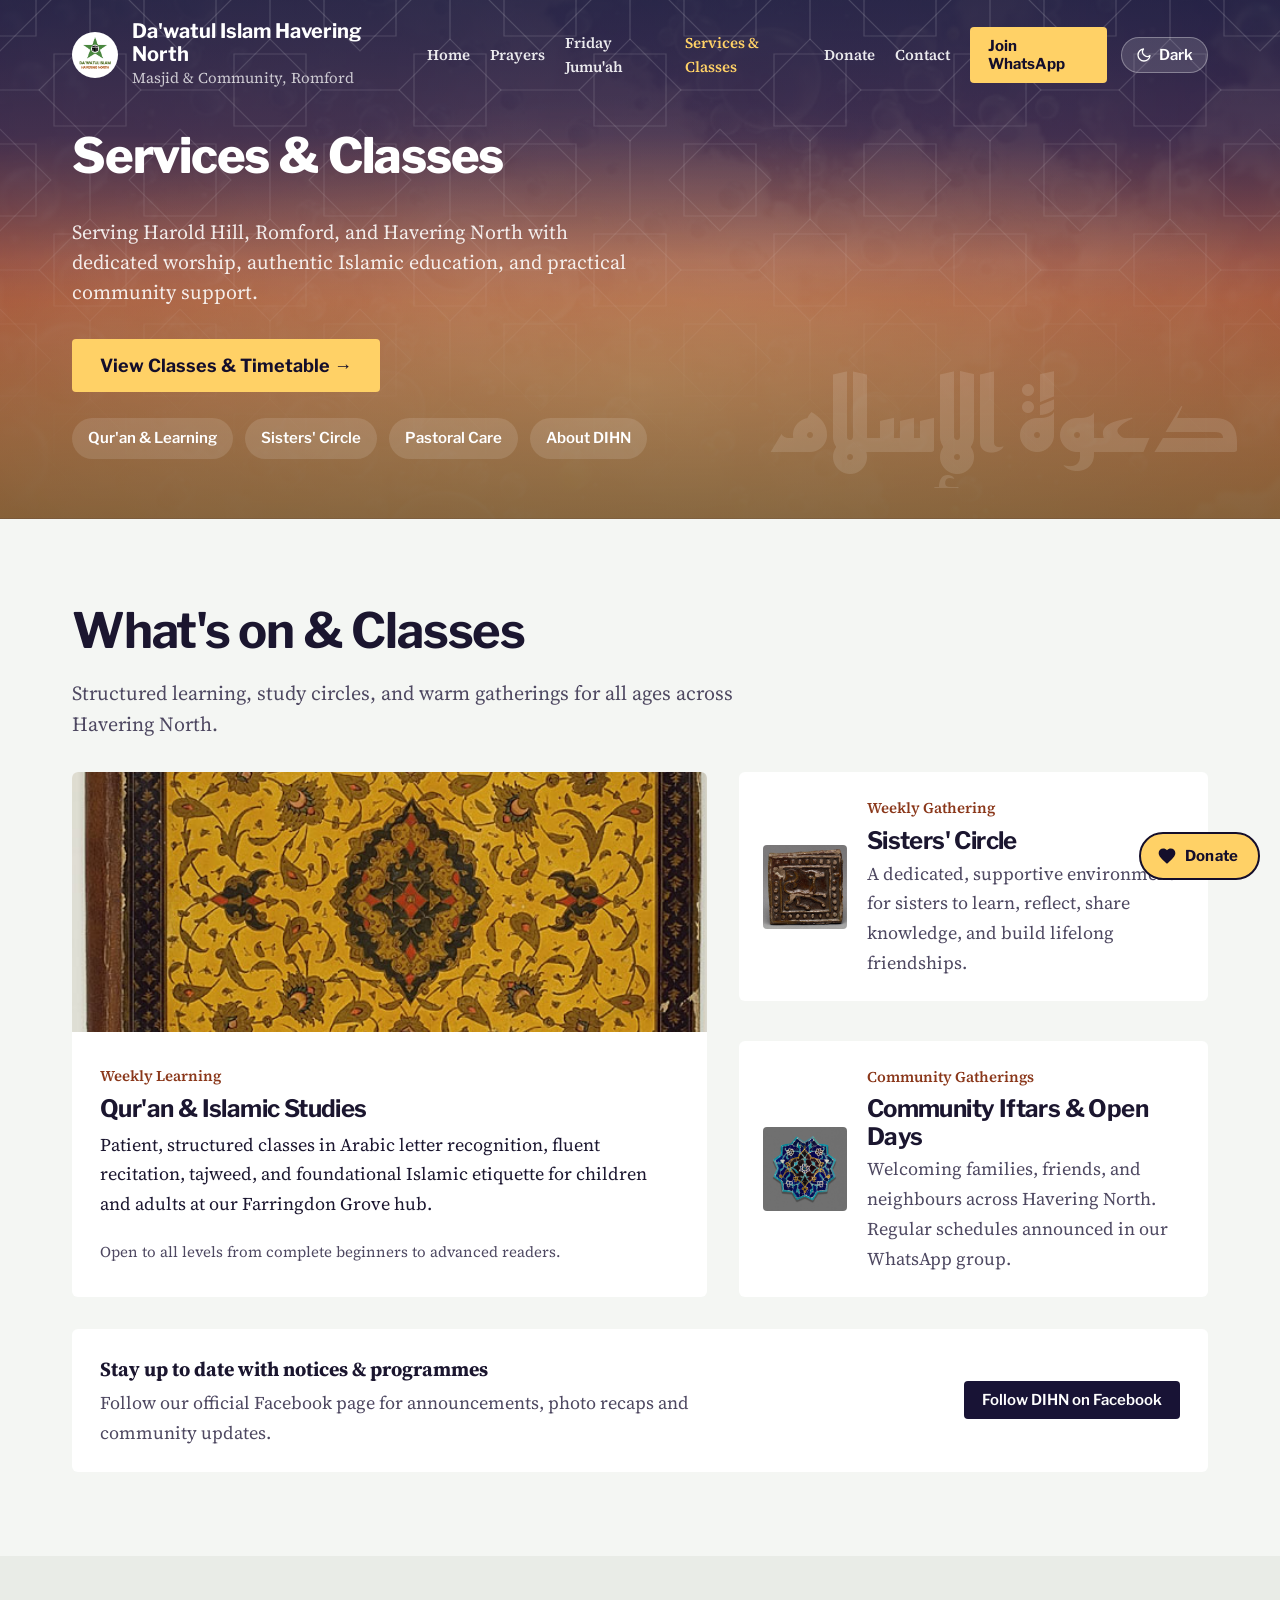
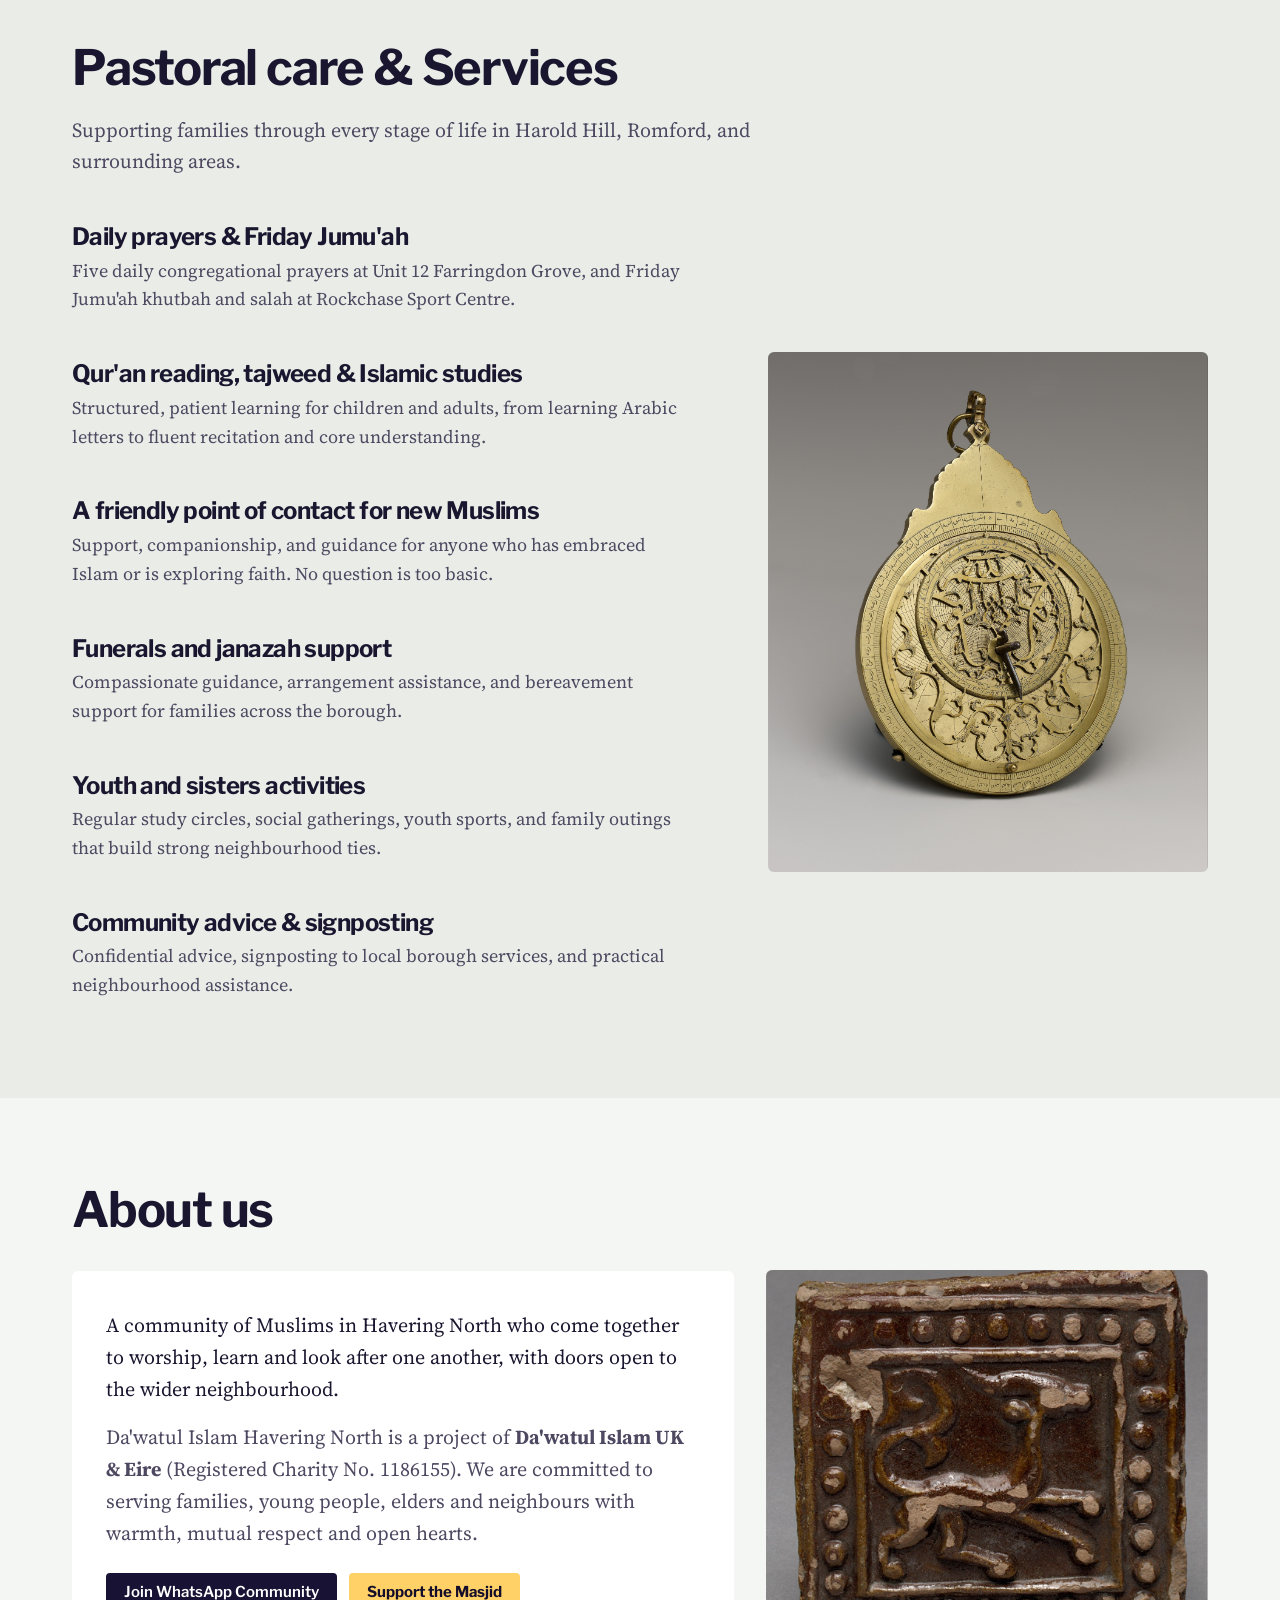
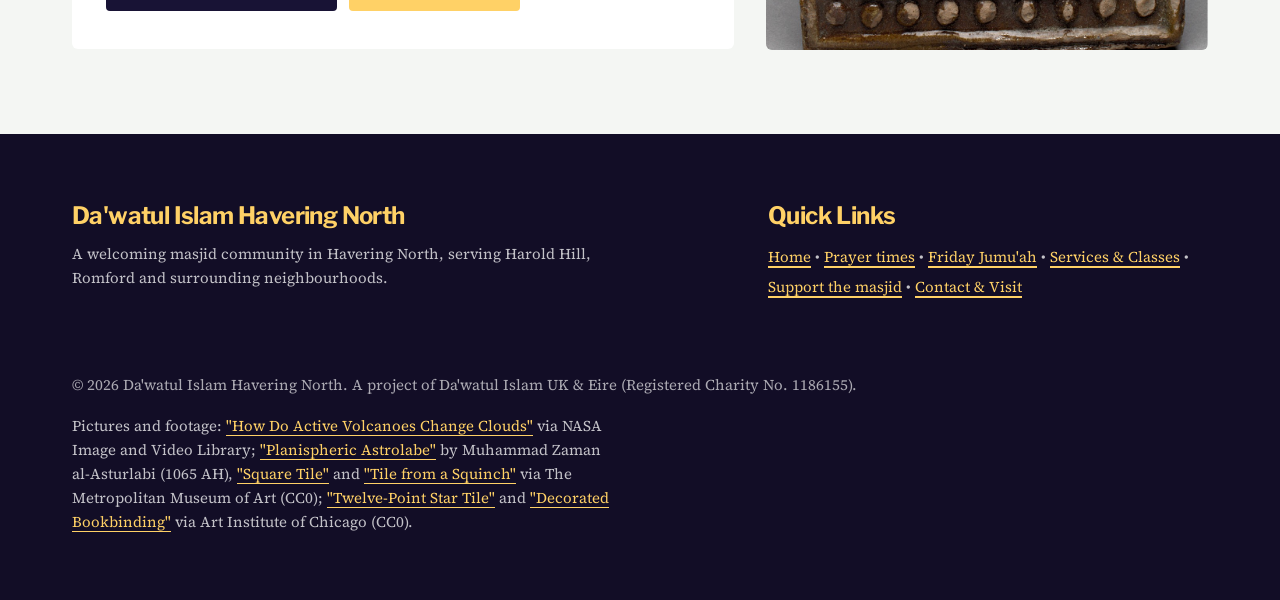
<file: services.html>
<!DOCTYPE html>
<html lang="en">
<head>
  <meta charset="utf-8">
  <meta name="viewport" content="width=device-width, initial-scale=1, viewport-fit=cover">
  <title>Services &amp; Community — Da'watul Islam Havering North</title>
  <meta name="description" content="Discover worship, Qur'an classes, Sisters' Circle, new Muslim support, and bereavement services at Da'watul Islam Havering North.">
  <meta name="theme-color" content="#2b2260">

  <!-- Open Graph Preview -->
  <meta property="og:title" content="Services &amp; Community — Da'watul Islam Havering North">
  <meta property="og:description" content="Qur'an classes, Sisters' Circle, funeral support, new Muslim guidance, and neighbourhood services in Havering North.">
  <meta property="og:image" content="Logo.jpg">
  <meta property="og:type" content="website">
  <meta name="twitter:card" content="summary">

  <!-- Instant Theme Initialiser to Prevent Flash of Unstyled Theme (FOUC) -->
  <script>
    (function() {
      try {
        var saved = localStorage.getItem('dihn-theme');
        var prefersDark = window.matchMedia && window.matchMedia('(prefers-color-scheme: dark)').matches;
        var theme = saved || (prefersDark ? 'dark' : 'light');
        document.documentElement.setAttribute('data-theme', theme);
      } catch (e) {}
    })();
  </script>

  <!-- Typography -->
  <link rel="preconnect" href="https://fonts.googleapis.com">
  <link rel="preconnect" href="https://fonts.gstatic.com" crossorigin>
  <link href="https://fonts.googleapis.com/css2?family=Libre+Franklin:wght@400;500;600;700;800&family=Reem+Kufi:wght@600;700&family=Source+Serif+4:ital,opsz,wght@0,8..60,400;0,8..60,600;1,8..60,400;1,8..60,600&display=swap" rel="stylesheet">

  <link rel="stylesheet" href="assets/style.css">
</head>
<body>
  <!-- SITE HEADER -->
  <header class="site-header">
    <div class="wrap header-row">
      <a class="brand-link" href="index.html" aria-label="Da'watul Islam Havering North Homepage">
        <div class="brand-logo-badge">
          <img src="Logo.jpg" alt="Da'watul Islam Havering North Logo" width="46" height="46">
        </div>
        <div>
          <span class="brand-name">Da'watul Islam Havering North</span>
          <span class="brand-loc">Masjid &amp; Community, Romford</span>
        </div>
      </a>
      <div class="header-right">
        <nav class="header-nav" aria-label="Main Navigation">
          <a href="index.html">Home</a>
          <a href="index.html#prayers">Prayers</a>
          <a href="index.html#jumuah">Friday Jumu'ah</a>
          <a href="services.html" class="nav-active">Services &amp; Classes</a>
          <a href="donate.html">Donate</a>
          <a href="index.html#contact">Contact</a>
          <a class="btn nav-join-btn btn-small" href="https://chat.whatsapp.com/LmIkG4OpgAs2cD7IW89BFK" target="_blank" rel="noopener">Join WhatsApp</a>
        </nav>
        <button type="button" class="theme-toggle-btn" id="theme-toggle" aria-label="Switch to dark mode" title="Switch theme" aria-pressed="false">
          <span class="theme-toggle-icon" aria-hidden="true">
            <svg class="icon-sun" width="16" height="16" viewBox="0 0 24 24" fill="none" stroke="currentColor" stroke-width="2" stroke-linecap="round" stroke-linejoin="round">
              <circle cx="12" cy="12" r="5"></circle>
              <line x1="12" y1="1" x2="12" y2="3"></line>
              <line x1="12" y1="21" x2="12" y2="23"></line>
              <line x1="4.22" y1="4.22" x2="5.64" y2="5.64"></line>
              <line x1="18.36" y1="18.36" x2="19.78" y2="19.78"></line>
              <line x1="1" y1="12" x2="3" y2="12"></line>
              <line x1="21" y1="12" x2="23" y2="12"></line>
              <line x1="4.22" y1="19.78" x2="5.64" y2="18.36"></line>
              <line x1="18.36" y1="5.64" x2="19.78" y2="4.22"></line>
            </svg>
            <svg class="icon-moon" width="16" height="16" viewBox="0 0 24 24" fill="none" stroke="currentColor" stroke-width="2" stroke-linecap="round" stroke-linejoin="round">
              <path d="M21 12.79A9 9 0 1 1 11.21 3 7 7 0 0 0 21 12.79z"></path>
            </svg>
          </span>
          <span class="theme-label" id="theme-label">Dark</span>
        </button>
      </div>
    </div>
  </header>

  <main id="top">
    <!-- SUBPAGE HERO -->
    <section class="hero hero-compact" id="hero-sky">
      <svg class="hero-sky-svg" aria-hidden="true" preserveAspectRatio="none" viewBox="0 0 100 100">
        <defs>
          <linearGradient id="sky-linear" x1="0%" y1="0%" x2="0%" y2="100%">
            <stop offset="0%" stop-color="#2b2260" />
            <stop offset="26%" stop-color="#462854" />
            <stop offset="58%" stop-color="#c4603a" />
            <stop offset="100%" stop-color="#f0a14e" />
          </linearGradient>
          <radialGradient id="sky-radial" cx="50%" cy="74%" r="55%" fx="50%" fy="74%">
            <stop offset="0%" stop-color="rgba(240, 161, 78, 0.45)" />
            <stop offset="100%" stop-color="rgba(240, 161, 78, 0)" />
          </radialGradient>
        </defs>
        <rect width="100" height="100" fill="url(#sky-linear)" />
        <rect width="100" height="100" fill="url(#sky-radial)" style="mix-blend-mode: screen;" />
      </svg>

      <video class="hero-video-bg" autoplay muted loop playsinline poster="assets/clouds-mp4-poster.jpg" aria-hidden="true">
        <source src="assets/clouds-mp4.mp4" type="video/mp4">
      </video>

      <div class="hero-dark-scrim" aria-hidden="true"></div>

      <svg class="hero-lattice-svg" aria-hidden="true" xmlns="http://www.w3.org/2000/svg">
        <defs>
          <pattern id="star-lattice-pattern" width="180" height="180" patternUnits="userSpaceOnUse">
            <rect class="lattice-path" x="54" y="54" width="72" height="72" fill="none" stroke="currentColor" stroke-width="1.2" />
            <rect class="lattice-path" x="54" y="54" width="72" height="72" transform="rotate(45 90 90)" fill="none" stroke="currentColor" stroke-width="1.2" />
            <rect class="lattice-path" x="-36" y="-36" width="72" height="72" fill="none" stroke="currentColor" stroke-width="1.2" />
            <rect class="lattice-path" x="-36" y="-36" width="72" height="72" transform="rotate(45 0 0)" fill="none" stroke="currentColor" stroke-width="1.2" />
            <rect class="lattice-path" x="144" y="-36" width="72" height="72" fill="none" stroke="currentColor" stroke-width="1.2" />
            <rect class="lattice-path" x="144" y="-36" width="72" height="72" transform="rotate(45 180 0)" fill="none" stroke="currentColor" stroke-width="1.2" />
            <rect class="lattice-path" x="-36" y="144" width="72" height="72" fill="none" stroke="currentColor" stroke-width="1.2" />
            <rect class="lattice-path" x="-36" y="144" width="72" height="72" transform="rotate(45 0 180)" fill="none" stroke="currentColor" stroke-width="1.2" />
            <rect class="lattice-path" x="144" y="144" width="72" height="72" fill="none" stroke="currentColor" stroke-width="1.2" />
            <rect class="lattice-path" x="144" y="144" width="72" height="72" transform="rotate(45 180 180)" fill="none" stroke="currentColor" stroke-width="1.2" />
            <line class="lattice-path" x1="90" y1="0" x2="90" y2="40" stroke="currentColor" stroke-width="1.2" />
            <line class="lattice-path" x1="90" y1="140" x2="90" y2="180" stroke="currentColor" stroke-width="1.2" />
            <line class="lattice-path" x1="0" y1="90" x2="40" y2="90" stroke="currentColor" stroke-width="1.2" />
            <line class="lattice-path" x1="140" y1="90" x2="180" y2="90" stroke="currentColor" stroke-width="1.2" />
          </pattern>
        </defs>
        <rect width="100%" height="100%" fill="url(#star-lattice-pattern)" />
      </svg>

      <svg class="hero-arabic-svg" aria-hidden="true" viewBox="0 0 800 240">
        <text x="780" y="190" text-anchor="end" class="arabic-svg-text">دعوة الإسلام</text>
      </svg>

      <div class="wrap">
        <div class="hero-content">
          <h1 class="subpage-hero-title">Services &amp; Classes</h1>
          <p class="hero-tagline">
            Serving Harold Hill, Romford, and Havering North with dedicated worship, authentic Islamic education, and practical community support.
          </p>
          <div style="margin-top: 6px;">
            <a class="btn btn-hero-gold" href="#classes">View Classes &amp; Timetable &rarr;</a>
          </div>
          <div class="subpage-hero-nav">
            <a class="hero-jump-pill" href="#classes">Qur'an &amp; Learning</a>
            <a class="hero-jump-pill" href="#circles">Sisters' Circle</a>
            <a class="hero-jump-pill" href="#pastoral">Pastoral Care</a>
            <a class="hero-jump-pill" href="#about">About DIHN</a>
          </div>
        </div>
      </div>
    </section>

    <!-- SECTION 1: WHAT'S ON & CLASSES -->
    <section class="page-section" id="classes">
      <div class="wrap">
        <h2>What's on &amp; Classes</h2>
        <p class="lead">Structured learning, study circles, and warm gatherings for all ages across Havering North.</p>

        <div class="activities-editorial-layout">
          <article class="activity-feature-card">
            <div class="activity-feature-img">
              <img src="assets/decorated-bookbinding.jpg" alt="Gilded Islamic manuscript bookbinding representing Qur'an and sacred studies" width="600" height="260">
            </div>
            <div class="activity-feature-content">
              <span class="activity-tag-label">Weekly Learning</span>
              <h3>Qur'an &amp; Islamic Studies</h3>
              <p>Patient, structured classes in Arabic letter recognition, fluent recitation, tajweed, and foundational Islamic etiquette for children and adults at our Farringdon Grove hub.</p>
              <p style="margin: 0; color: var(--ink-dark-muted); font-size: var(--step-small);">Open to all levels from complete beginners to advanced readers.</p>
            </div>
          </article>

          <div class="activities-side-stack" id="circles">
            <article class="activity-row-item">
              <div class="activity-thumb">
                <img src="assets/square-tile.jpg" alt="12th-century ceramic tile with foliate motifs" width="84" height="84">
              </div>
              <div>
                <span class="activity-tag-label">Weekly Gathering</span>
                <h3 style="margin: 2px 0 4px 0; font-size: var(--step-h2);">Sisters' Circle</h3>
                <p style="margin: 0; color: var(--ink-dark-muted); font-size: var(--step-body);">A dedicated, supportive environment for sisters to learn, reflect, share knowledge, and build lifelong friendships.</p>
              </div>
            </article>

            <article class="activity-row-item">
              <div class="activity-thumb">
                <img src="assets/twelve-point-star-tile.jpg" alt="Timurid twelve-point star tile with lapis glaze" width="84" height="84">
              </div>
              <div>
                <span class="activity-tag-label">Community Gatherings</span>
                <h3 style="margin: 2px 0 4px 0; font-size: var(--step-h2);">Community Iftars &amp; Open Days</h3>
                <p style="margin: 0; color: var(--ink-dark-muted); font-size: var(--step-body);">Welcoming families, friends, and neighbours across Havering North. Regular schedules announced in our WhatsApp group.</p>
              </div>
            </article>
          </div>
        </div>

        <div class="facebook-notice-bar">
          <div>
            <strong style="font-size: var(--step-lead); color: var(--ink-dark);">Stay up to date with notices &amp; programmes</strong>
            <p style="margin: 2px 0 0 0; color: var(--ink-dark-muted);">Follow our official Facebook page for announcements, photo recaps and community updates.</p>
          </div>
          <a class="btn btn-dark btn-small" href="https://www.facebook.com/DIHNorth" target="_blank" rel="noopener">Follow DIHN on Facebook</a>
        </div>
      </div>
    </section>

    <!-- SECTION 2: PASTORAL SERVICES -->
    <section class="page-section" id="pastoral" style="background: var(--surface-warm-alt);">
      <div class="wrap">
        <h2>Pastoral care &amp; Services</h2>
        <p class="lead">Supporting families through every stage of life in Harold Hill, Romford, and surrounding areas.</p>

        <div class="services-layout-grid">
          <ul class="services-ledger-list">
            <li class="service-row-item">
              <h3>Daily prayers &amp; Friday Jumu'ah</h3>
              <p>Five daily congregational prayers at Unit 12 Farringdon Grove, and Friday Jumu'ah khutbah and salah at Rockchase Sport Centre.</p>
            </li>
            <li class="service-row-item">
              <h3>Qur'an reading, tajweed &amp; Islamic studies</h3>
              <p>Structured, patient learning for children and adults, from learning Arabic letters to fluent recitation and core understanding.</p>
            </li>
            <li class="service-row-item">
              <h3>A friendly point of contact for new Muslims</h3>
              <p>Support, companionship, and guidance for anyone who has embraced Islam or is exploring faith. No question is too basic.</p>
            </li>
            <li class="service-row-item">
              <h3>Funerals and janazah support</h3>
              <p>Compassionate guidance, arrangement assistance, and bereavement support for families across the borough.</p>
            </li>
            <li class="service-row-item">
              <h3>Youth and sisters activities</h3>
              <p>Regular study circles, social gatherings, youth sports, and family outings that build strong neighbourhood ties.</p>
            </li>
            <li class="service-row-item">
              <h3>Community advice &amp; signposting</h3>
              <p>Confidential advice, signposting to local borough services, and practical neighbourhood assistance.</p>
            </li>
          </ul>

          <div class="services-illustration-pane">
            <img src="assets/astrolabe-jpg.jpg" alt="Planispheric Astrolabe dated 1065 AH by Muhammad Zaman al-Asturlabi, representing historical Islamic celestial timekeeping" width="480" height="520">
          </div>
        </div>
      </div>
    </section>

    <!-- SECTION 3: ABOUT DA'WATUL ISLAM -->
    <section class="page-section" id="about">
      <div class="wrap">
        <h2>About us</h2>
        <div class="about-split-grid">
          <div class="about-lead-box">
            <p>A community of Muslims in Havering North who come together to worship, learn and look after one another, with doors open to the wider neighbourhood.</p>
            <p class="about-charity-meta">Da'watul Islam Havering North is a project of <strong>Da'watul Islam UK &amp; Eire</strong> (Registered Charity No. 1186155). We are committed to serving families, young people, elders and neighbours with warmth, mutual respect and open hearts.</p>
            <div style="margin-top: 24px; display: flex; flex-wrap: wrap; gap: 12px;">
              <a class="btn btn-dark btn-small" href="https://chat.whatsapp.com/LmIkG4OpgAs2cD7IW89BFK" target="_blank" rel="noopener">Join WhatsApp Community</a>
              <a class="btn btn-gold btn-small" href="donate.html">Support the Masjid</a>
            </div>
          </div>
          <div class="about-tile-wrap">
            <img src="assets/square-tile.jpg" alt="Historic Islamic ceramic tile with intricate arabesque design" width="450" height="320">
          </div>
        </div>
      </div>
    </section>
  </main>

  <!-- FLOATING STICKY DONATE BUTTON -->
  <a href="donate.html" class="floating-donate-btn" aria-label="Donate to Da'watul Islam Havering North">
    <svg class="floating-donate-icon" viewBox="0 0 24 24" fill="currentColor" aria-hidden="true">
      <path d="M12 21.35l-1.45-1.32C5.4 15.36 2 12.28 2 8.5 2 5.42 4.42 3 7.5 3c1.74 0 3.41.81 4.5 2.09C13.09 3.81 14.76 3 16.5 3 19.58 3 22 5.42 22 8.5c0 3.78-3.4 6.86-8.55 11.54L12 21.35z"/>
    </svg>
    <span class="donate-btn-label">Donate</span>
  </a>

  <!-- SITE FOOTER -->
  <footer class="site-footer">
    <div class="wrap">
      <div class="footer-grid">
        <div>
          <h3 style="color: var(--accent-gold); margin-bottom: 12px; font-size: var(--step-h2);">Da'watul Islam Havering North</h3>
          <p>A welcoming masjid community in Havering North, serving Harold Hill, Romford and surrounding neighbourhoods.</p>
        </div>
        <div>
          <h3 style="color: var(--accent-gold); margin-bottom: 12px; font-size: var(--step-h2);">Quick Links</h3>
          <p style="margin: 0; line-height: 2;">
            <a href="index.html">Home</a> &bull; 
            <a href="index.html#prayers">Prayer times</a> &bull; 
            <a href="index.html#jumuah">Friday Jumu'ah</a> &bull; 
            <a href="services.html">Services &amp; Classes</a> &bull; 
            <a href="donate.html">Support the masjid</a> &bull; 
            <a href="index.html#contact">Contact &amp; Visit</a>
          </p>
        </div>
      </div>
      <div class="footer-charity-note">
        &copy; 2026 Da'watul Islam Havering North. A project of Da'watul Islam UK &amp; Eire (Registered Charity No. 1186155).
      </div>
      <p class="footer-credits">Pictures and footage: <a href="https://images.nasa.gov/details/GSFC_20141113_Volcanoes_m10183_Degassing_Clouds">"How Do Active Volcanoes Change Clouds"</a> via NASA Image and Video Library; <a href="https://www.metmuseum.org/art/collection/search/451699">"Planispheric Astrolabe"</a> by Muhammad Zaman al-Asturlabi (1065 AH), <a href="https://www.metmuseum.org/art/collection/search/452772">"Square Tile"</a> and <a href="https://www.metmuseum.org/art/collection/search/447256">"Tile from a Squinch"</a> via The Metropolitan Museum of Art (CC0); <a href="https://www.artic.edu/artworks/86467">"Twelve-Point Star Tile"</a> and <a href="https://www.artic.edu/artworks/13145">"Decorated Bookbinding"</a> via Art Institute of Chicago (CC0).</p>
    </div>
  </footer>

  <!-- SCRIPT ENGINE -->
  <script>
    (function() {
      'use strict';

      /* Theme Toggle */
      function setupThemeToggle() {
        var btn = document.getElementById('theme-toggle');
        var label = document.getElementById('theme-label');
        if (!btn) return;

        function syncThemeUI(theme) {
          if (label) label.textContent = theme === 'dark' ? 'Light' : 'Dark';
          btn.setAttribute('aria-label', theme === 'dark' ? 'Switch to light mode' : 'Switch to dark mode');
          btn.setAttribute('title', theme === 'dark' ? 'Switch to light mode' : 'Switch to dark mode');
          btn.setAttribute('aria-pressed', theme === 'dark' ? 'true' : 'false');
        }

        var currentTheme = document.documentElement.getAttribute('data-theme') || 'light';
        syncThemeUI(currentTheme);

        btn.addEventListener('click', function() {
          var current = document.documentElement.getAttribute('data-theme') || 'light';
          var next = current === 'dark' ? 'light' : 'dark';
          document.documentElement.setAttribute('data-theme', next);
          try {
            localStorage.setItem('dihn-theme', next);
          } catch (e) {}
          syncThemeUI(next);
        });
      }

      document.addEventListener('DOMContentLoaded', function() {
        setupThemeToggle();
      });
    })();
  </script>
</body>
</html>
</file>
<file: assets/style.css>
:root {
  /* Golden-Dusk Sky Custom Properties */
  --sky-top: #2b2260;
  --sky-mid: #c4603a;
  --sky-bot: #f0a14e;
  --sky-glow: rgba(240, 161, 78, 0.42);

  /* Deep Navy & Charcoal Dusk Palette */
  --navy-dark: #120d26;
  --navy-panel: #181335;
  --navy-surface: #221c44;
  --navy-surface-alt: #2c2554;

  /* Bright Gold Accent */
  --accent-gold: #ffd166;
  --accent-gold-hover: #ffdb85;
  --accent-gold-ink: #140e2b;

  /* Typography Tokens: Libre Franklin (display/UI) & Source Serif 4 (extended reading) */
  --font-display: "Libre Franklin", -apple-system, BlinkMacSystemFont, "Segoe UI", sans-serif;
  --font-body: "Source Serif 4", Georgia, "Times New Roman", serif;
  --font-ui: "Libre Franklin", -apple-system, BlinkMacSystemFont, "Segoe UI", sans-serif;

  /* Calmer Warm Mineral Stone Palette Below Hero (Light Mode Default) */
  --page-bg: #f4f6f3;
  --surface-warm: #ffffff;
  --surface-warm-alt: #e9ece7;
  --surface-muted: #1e1838;
  --surface-muted-ink: #ffffff;

  /* Ink Tokens */
  --ink-light: #ffffff;
  --ink-light-muted: rgba(255, 255, 255, 0.78);
  --ink-light-dim: rgba(255, 255, 255, 0.55);
  --ink-dark: #1b162f;
  --ink-dark-muted: #4e4861;
  --ink-dark-dim: #706884;
  --ink-brand: #8a371a;

  /* Typographic Scale: Strictly 6 deliberate steps */
  --step-display: clamp(3.8rem, 8vw, 7.2rem);
  --step-h1: clamp(2.2rem, 3.8vw, 3.2rem);
  --step-h2: 1.5rem;
  --step-lead: 1.25rem;
  --step-body: 1.125rem;
  --step-small: 0.9375rem;

  /* Motion timing */
  --ease-out: cubic-bezier(0.22, 1, 0.36, 1);
  --ease-expo: cubic-bezier(0.16, 1, 0.3, 1);
  --t-press: 140ms;
  --t-hover: 180ms;
}

/* DARK MODE (Activated via data-theme="dark" on <html> or user switch) */
html[data-theme="dark"] {
  --page-bg: #100c1e;
  --surface-warm: #18132e;
  --surface-warm-alt: #221b3e;
  --surface-muted: #20193d;
  --surface-muted-ink: #f4f6f3;

  --ink-dark: #f4f6f3;
  --ink-dark-muted: #c8c2dc;
  --ink-dark-dim: #9e96b8;
  --ink-brand: #ffd166;

  --navy-dark: #0c081a;
  --navy-panel: #140f28;
  --navy-surface: #1e173f;
  --navy-surface-alt: #281f52;
}

*, *::before, *::after {
  box-sizing: border-box;
}

html {
  scroll-behavior: smooth;
  background: var(--page-bg);
  color: var(--ink-dark);
  scrollbar-gutter: stable;
  scrollbar-width: none;
}

html::-webkit-scrollbar {
  display: none;
}

body {
  margin: 0;
  padding: 0;
  background: var(--page-bg);
  color: var(--ink-dark);
  font-family: var(--font-body);
  font-size: var(--step-body);
  line-height: 1.65;
  -webkit-font-smoothing: antialiased;
  overflow-x: hidden;
  transition: background-color 220ms ease, color 220ms ease;
}

/* Strict Container: One 1200px width and shared left edge across all sections */
.wrap {
  width: 100%;
  max-width: 1200px;
  margin-inline: auto;
  padding-inline: 32px;
}

@media (max-width: 640px) {
  .wrap {
    padding-inline: 20px;
  }
}

/* Headings with high contrast scale & tighter letter-spacing */
h1, h2, h3, h4 {
  font-family: var(--font-display);
  font-weight: 700;
  line-height: 1.15;
  margin: 0 0 0.5em 0;
  letter-spacing: -0.025em;
}

h1 {
  font-size: var(--step-h1);
  line-height: 1.08;
}

h2 {
  font-size: var(--step-h1);
  margin-bottom: 0.4em;
  color: var(--ink-dark);
}

h3 {
  font-size: var(--step-h2);
  margin-bottom: 0.3em;
  color: var(--ink-dark);
}

p {
  margin: 0 0 1.2em 0;
  max-width: 68ch;
  color: var(--ink-dark);
}

p.lead {
  font-size: var(--step-lead);
  line-height: 1.55;
  color: var(--ink-dark-muted);
}

.ar {
  font-family: "Reem Kufi", sans-serif;
  direction: rtl;
}

a {
  color: var(--ink-dark);
  text-decoration-thickness: 1.5px;
  text-underline-offset: 4px;
  transition: color var(--t-hover) ease;
}

a:hover {
  color: var(--sky-mid);
}

a:focus-visible, button:focus-visible {
  outline: 3px solid var(--accent-gold);
  outline-offset: 3px;
}

/* Standard Button Classes */
.btn {
  display: inline-flex;
  align-items: center;
  justify-content: center;
  gap: 8px;
  padding: 14px 24px;
  font-family: var(--font-ui);
  font-size: var(--step-body);
  font-weight: 600;
  text-decoration: none;
  border: 0;
  cursor: pointer;
  border-radius: 4px;
  line-height: 1.2;
  transition: background-color var(--t-hover) ease, color var(--t-hover) ease, transform var(--t-press) var(--ease-out);
}

.btn:active {
  transform: scale(0.97);
}

.btn-gold,
a.btn-gold {
  background: var(--accent-gold) !important;
  color: var(--accent-gold-ink) !important;
  font-weight: 700;
}

.btn-gold:hover,
a.btn-gold:hover {
  background: var(--accent-gold-hover) !important;
  color: var(--accent-gold-ink) !important;
}

.btn-dark,
a.btn-dark {
  background: var(--navy-panel) !important;
  color: #ffffff !important;
  font-weight: 600;
}

.btn-dark:hover,
a.btn-dark:hover {
  background: var(--navy-surface) !important;
  color: var(--accent-gold) !important;
}

.btn-small {
  padding: 10px 18px;
  font-size: var(--step-small);
}

/* SITE HEADER (Sitting over hero with white text) */
header.site-header {
  position: absolute;
  top: 0;
  left: 0;
  width: 100%;
  z-index: 30;
  background: transparent;
  padding: 20px 0;
}

.header-row {
  display: flex;
  align-items: center;
  justify-content: space-between;
  gap: 16px;
}

.brand-link {
  display: flex;
  align-items: center;
  gap: 14px;
  text-decoration: none;
  color: #ffffff;
}

.brand-logo-badge {
  width: 46px;
  height: 46px;
  border-radius: 50%;
  background: #ffffff;
  display: flex;
  align-items: center;
  justify-content: center;
  overflow: hidden;
  flex-shrink: 0;
  padding: 3px;
}

.brand-logo-badge img {
  width: 100%;
  height: 100%;
  object-fit: contain;
  border-radius: 50%;
}

.brand-name {
  font-family: var(--font-display);
  font-size: var(--step-lead);
  font-weight: 700;
  line-height: 1.15;
  display: block;
  color: #ffffff;
}

.brand-loc {
  font-size: var(--step-small);
  color: rgba(255, 255, 255, 0.75);
  display: block;
}

.header-right {
  display: flex;
  align-items: center;
  gap: 14px;
}

nav.header-nav {
  display: none;
  gap: 20px;
  align-items: center;
}

@media (min-width: 960px) {
  nav.header-nav {
    display: flex;
  }
}

nav.header-nav a {
  text-decoration: none;
  font-size: var(--step-small);
  font-weight: 600;
  color: rgba(255, 255, 255, 0.9);
  transition: color var(--t-hover) ease;
}

nav.header-nav a:hover,
nav.header-nav a.nav-active {
  color: var(--accent-gold);
}

.nav-join-btn {
  background: var(--accent-gold) !important;
  color: var(--accent-gold-ink) !important;
  font-weight: 700 !important;
  padding: 10px 18px !important;
  border-radius: 4px;
}

.nav-join-btn:hover {
  background: var(--accent-gold-hover) !important;
  color: var(--accent-gold-ink) !important;
}

/* Light / Dark Mode Toggle Switch */
.theme-toggle-btn {
  display: inline-flex;
  align-items: center;
  gap: 7px;
  background: rgba(255, 255, 255, 0.14);
  border: 1px solid rgba(255, 255, 255, 0.32); /* taste-skill-ignore */
  border-radius: 999px;
  padding: 8px 14px;
  font-family: var(--font-ui);
  font-size: var(--step-small);
  font-weight: 600;
  color: #ffffff;
  cursor: pointer;
  white-space: nowrap;
  transition: background-color var(--t-hover) ease, border-color var(--t-hover) ease, transform var(--t-press) var(--ease-out);
}

.theme-toggle-btn:hover {
  background: rgba(255, 255, 255, 0.24);
  border-color: rgba(255, 255, 255, 0.55);
}

.theme-toggle-btn:active {
  transform: scale(0.96);
}

.theme-toggle-btn:focus-visible {
  outline: 2px solid var(--accent-gold);
  outline-offset: 2px;
}

.theme-toggle-icon {
  display: inline-flex;
  align-items: center;
  justify-content: center;
  width: 16px;
  height: 16px;
  color: currentColor;
}

/* Icon visibility according to theme */
html[data-theme="dark"] .icon-moon {
  display: none;
}
html[data-theme="dark"] .icon-sun {
  display: inline-block;
  color: var(--accent-gold);
}

html:not([data-theme="dark"]) .icon-sun {
  display: none;
}
html:not([data-theme="dark"]) .icon-moon {
  display: inline-block;
  color: #ffffff;
}

@media (max-width: 600px) {
  .brand-name {
    font-size: 1rem;
  }
  .brand-loc {
    display: none;
  }
  .theme-toggle-btn {
    padding: 6px 10px;
  }
  .theme-label {
    display: none;
  }
}

/* HERO: Full-bleed golden-dusk sky with 8-pointed star lattice */
section.hero {
  position: relative;
  min-height: 85vh;
  min-height: 85svh;
  display: flex;
  flex-direction: column;
  justify-content: center;
  padding-top: 140px;
  padding-bottom: 96px;
  overflow: hidden;
  color: var(--ink-light);
  background-color: var(--sky-top);
  animation: skyFadeUp 1.2s var(--ease-out) forwards;
}

/* Compact Hero for Secondary Pages (Donate, Services) */
section.hero.hero-compact {
  min-height: 48vh;
  min-height: 48svh;
  padding-top: 130px;
  padding-bottom: 60px;
}

@media (max-width: 768px) {
  section.hero {
    min-height: 100svh;
    padding-top: 110px;
    padding-bottom: 84px;
  }
  section.hero.hero-compact {
    min-height: 55svh;
    padding-top: 110px;
    padding-bottom: 54px;
  }
}

@keyframes skyFadeUp {
  0% {
    filter: brightness(0.35);
  }
  100% {
    filter: brightness(1);
  }
}

/* SVG Layered Sky Canvas */
.hero-sky-svg {
  position: absolute;
  inset: 0;
  width: 100%;
  height: 100%;
  pointer-events: none;
  z-index: 0;
}

/* Neutral Scrim Over Video */
.hero-dark-scrim {
  position: absolute;
  inset: 0;
  background: linear-gradient(180deg, rgba(18, 18, 18, 0.42) 0%, rgba(18, 18, 18, 0.12) 50%, rgba(18, 18, 18, 0.48) 100%); /* taste-skill-ignore */
  pointer-events: none;
  z-index: 0;
}

/* NASA Muted Clouds Drift Video */
.hero-video-bg {
  position: absolute;
  inset: 0;
  width: 100%;
  height: 100%;
  object-fit: cover;
  opacity: 0.14;
  mix-blend-mode: screen;
  pointer-events: none;
  z-index: 0;
}

/* Islamic 8-Pointed Star Lattice Pattern */
.hero-lattice-svg {
  position: absolute;
  inset: 0;
  width: 100%;
  height: 100%;
  pointer-events: none;
  z-index: 1;
  color: rgba(255, 255, 255, 0.28);
  mask-image: linear-gradient(180deg, rgba(0,0,0,0.55) 0%, rgba(0,0,0,0.3) 45%, rgba(0,0,0,0.06) 78%, transparent 100%); /* taste-skill-ignore */
  -webkit-mask-image: linear-gradient(180deg, rgba(0,0,0,0.55) 0%, rgba(0,0,0,0.3) 45%, rgba(0,0,0,0.06) 78%, transparent 100%); /* taste-skill-ignore */
}

.lattice-path {
  stroke-dasharray: 380;
  stroke-dashoffset: 380;
  animation: latticeDraw 1.2s var(--ease-out) forwards;
}

@keyframes latticeDraw {
  0% {
    stroke-dashoffset: 380;
    opacity: 0.1;
  }
  100% {
    stroke-dashoffset: 0;
    opacity: 1;
  }
}

/* Geometric Arabic Watermark: دعوة الإسلام in Reem Kufi in SVG behind content */
.hero-arabic-svg {
  position: absolute;
  right: 2%;
  bottom: 6%;
  width: clamp(280px, 45vw, 680px);
  height: auto;
  pointer-events: none;
  z-index: 1;
  opacity: 0.12;
}

.arabic-svg-text {
  font-family: "Reem Kufi", sans-serif;
  font-size: 140px;
  font-weight: 700;
  fill: #ffffff;
}

/* Hero Content Container (Shares exact left edge of .wrap) */
.hero-content {
  position: relative;
  z-index: 10;
  display: flex;
  flex-direction: column;
  align-items: flex-start;
  gap: 16px;
  max-width: 1000px;
}

.hero-masjid-h1 {
  font-family: var(--font-ui);
  font-size: var(--step-h1);
  font-weight: 700;
  letter-spacing: -0.01em;
  color: rgba(255, 255, 255, 0.95);
  margin: 0;
}

/* The next prayer is the headline */
.hero-prayer-title-row {
  display: flex;
  flex-wrap: wrap;
  align-items: baseline;
  gap: 18px 28px;
  margin-top: 36px;
}

.hero-prayer-headline {
  font-family: var(--font-display);
  font-size: var(--step-display);
  font-weight: 800;
  line-height: 0.95;
  letter-spacing: -0.03em;
  color: #ffffff;
  margin: 0;
  display: inline-flex;
  align-items: baseline;
  flex-wrap: wrap;
  gap: 12px 18px;
}

.prayer-day-tag {
  font-family: var(--font-ui);
  font-size: var(--step-lead);
  font-weight: 600;
  color: var(--accent-gold);
  background: rgba(255, 209, 102, 0.16);
  border: 1px solid rgba(255, 209, 102, 0.35); /* taste-skill-ignore */
  padding: 4px 14px;
  border-radius: 999px;
  letter-spacing: 0;
  line-height: 1.2;
  vertical-align: middle;
  text-transform: none;
}

.hero-prayer-time {
  font-family: var(--font-ui);
  font-size: var(--step-h1);
  font-weight: 700;
  line-height: 1;
  color: rgba(255, 255, 255, 0.95);
}

/* Countdown in large tabular numerals in accent gold */
.hero-countdown-block {
  display: flex;
  flex-wrap: wrap;
  align-items: baseline;
  gap: 10px 14px;
  font-size: var(--step-lead);
  color: rgba(255, 255, 255, 0.88);
  margin-top: 2px;
}

.countdown-digits {
  font-family: var(--font-ui);
  font-size: var(--step-h1);
  font-weight: 800;
  color: var(--accent-gold);
  font-variant-numeric: tabular-nums;
  letter-spacing: -0.01em;
  line-height: 1;
}

.countdown-venue {
  color: rgba(255, 255, 255, 0.75);
  font-size: var(--step-body);
}

.hero-tagline {
  font-size: var(--step-lead);
  line-height: 1.5;
  color: rgba(255, 255, 255, 0.88);
  max-width: 58ch;
  margin: 8px 0 10px 0;
}

/* Hero Action Buttons */
.hero-actions {
  display: flex;
  flex-wrap: wrap;
  align-items: center;
  gap: 18px 24px;
  margin-top: 6px;
}

.btn-hero-gold {
  background: var(--accent-gold);
  color: var(--accent-gold-ink);
  font-family: var(--font-ui);
  font-size: var(--step-body);
  font-weight: 700;
  padding: 16px 28px;
  border-radius: 4px;
  text-decoration: none;
  transition: background-color var(--t-hover) ease, transform var(--t-press) var(--ease-out);
}

.btn-hero-gold:hover {
  background: var(--accent-gold-hover);
  color: var(--accent-gold-ink);
  transform: translateY(-1px);
}

.btn-hero-gold:active {
  transform: translateY(1px);
}

.btn-hero-outline {
  background: transparent;
  color: #ffffff;
  border: 1.5px solid rgba(255, 255, 255, 0.7);
  font-family: var(--font-ui);
  font-size: var(--step-body);
  font-weight: 600;
  padding: 14.5px 26px;
  border-radius: 4px;
  text-decoration: none;
  transition: background-color var(--t-hover) ease, border-color var(--t-hover) ease;
}

.btn-hero-outline:hover {
  background: rgba(255, 255, 255, 0.12);
  border-color: #ffffff;
  color: #ffffff;
}

.hero-text-link {
  color: #ffffff;
  font-family: var(--font-ui);
  font-size: var(--step-body);
  font-weight: 600;
  text-decoration: underline;
  text-underline-offset: 6px;
  text-decoration-thickness: 1.5px;
  transition: color var(--t-hover) ease;
}

.hero-text-link:hover {
  color: var(--accent-gold);
}

/* Subpage Hero Styles */
.subpage-hero-title {
  font-family: var(--font-display);
  font-size: var(--step-h1);
  font-weight: 800;
  color: #ffffff;
  margin: 0 0 10px 0;
  letter-spacing: -0.025em;
}

.subpage-hero-hadith {
  font-size: var(--step-lead);
  font-style: italic;
  color: rgba(255, 255, 255, 0.9);
  max-width: 65ch;
  margin: 0 0 16px 0;
  line-height: 1.5;
}

.subpage-hero-nav {
  display: flex;
  flex-wrap: wrap;
  gap: 12px;
  margin-top: 10px;
}

.hero-jump-pill {
  display: inline-flex;
  align-items: center;
  gap: 6px;
  padding: 8px 16px;
  border-radius: 999px;
  background: rgba(255, 255, 255, 0.12);
  color: #ffffff;
  font-family: var(--font-ui);
  font-size: var(--step-small);
  font-weight: 600;
  text-decoration: none;
  transition: background var(--t-hover) ease, color var(--t-hover) ease;
}

.hero-jump-pill:hover {
  background: var(--accent-gold);
  color: var(--accent-gold-ink);
}

/* PRAYER TIMES STRIP (Pulled up to overlap hero by 64px) */
.prayer-times-section {
  position: relative;
  z-index: 20;
  margin-top: -64px;
  padding-bottom: 48px;
}

.prayer-strip-panel {
  background: var(--navy-panel);
  border-radius: 8px;
  padding: 32px 36px;
  color: var(--ink-light);
}

@media (max-width: 640px) {
  .prayer-strip-panel {
    padding: 24px 18px;
  }
}

.strip-header-row {
  display: flex;
  flex-wrap: wrap;
  align-items: baseline;
  justify-content: space-between;
  gap: 12px 24px;
  margin-bottom: 24px;
  padding-bottom: 18px;
}

.strip-heading {
  font-family: var(--font-display);
  font-size: var(--step-h1);
  font-weight: 700;
  color: #ffffff;
  margin: 0 0 4px 0;
}

.strip-meta-line {
  font-size: var(--step-body);
  font-weight: 400;
  color: rgba(255, 255, 255, 0.65);
}

.meta-dot {
  margin: 0 6px;
}

.hijri-date-text {
  color: rgba(255, 255, 255, 0.85);
  font-weight: 500;
}

.strip-sunrise-group {
  font-size: var(--step-body);
  color: rgba(255, 255, 255, 0.7);
}

.sunrise-label {
  font-weight: 400;
}

.sunrise-time-val {
  font-family: var(--font-ui);
  font-weight: 700;
  color: var(--accent-gold);
  margin-left: 4px;
}

.prayer-continuous-bar {
  display: grid;
  grid-template-columns: repeat(5, 1fr);
  background: var(--navy-dark);
  border-radius: 6px;
  overflow: visible;
}

@media (max-width: 760px) {
  .prayer-continuous-bar {
    grid-template-columns: 1fr;
    border-radius: 4px;
  }
}

.prayer-cell {
  position: relative;
  padding: 22px 14px;
  text-align: center;
  display: flex;
  flex-direction: column;
  align-items: center;
  justify-content: center;
  gap: 6px;
  background: transparent;
  color: var(--ink-light);
  transition: background-color var(--t-hover) ease, transform var(--t-press) var(--ease-out);
}

@media (min-width: 761px) {
  .prayer-cell:not(:last-child)::after {
    content: "";
    position: absolute;
    right: 0;
    top: 15%;
    height: 70%;
    width: 1px;
    background: rgba(255, 255, 255, 0.12); /* taste-skill-ignore */
  }
}

@media (max-width: 760px) {
  .prayer-cell {
    flex-direction: row;
    justify-content: space-between;
    padding: 16px 20px;
  }
  .prayer-cell:not(:last-child) {
    background: rgba(255, 255, 255, 0.02);
  }
}

.p-cell-name {
  font-size: var(--step-body);
  font-weight: 600;
  color: rgba(255, 255, 255, 0.85);
}

.p-cell-time {
  font-family: var(--font-ui);
  font-size: var(--step-h1);
  font-weight: 700;
  line-height: 1;
  color: #ffffff;
  font-variant-numeric: tabular-nums;
}

.p-cell-tag {
  font-size: var(--step-small);
  color: rgba(255, 255, 255, 0.6);
}

.prayer-cell.active {
  background: var(--accent-gold);
  color: var(--accent-gold-ink);
  transform: scale(1.03);
  z-index: 5;
  border-radius: 4px;
}

.prayer-cell.active::after {
  display: none !important;
}

.prayer-cell.active .p-cell-name {
  color: var(--accent-gold-ink);
  font-weight: 700;
}

.prayer-cell.active .p-cell-time {
  color: var(--accent-gold-ink);
  font-weight: 700;
}

.prayer-cell.active .p-cell-tag {
  color: rgba(20, 14, 43, 0.85);
  font-weight: 600;
}

.strip-footer-note {
  margin-top: 20px;
  display: flex;
  flex-wrap: wrap;
  justify-content: space-between;
  gap: 8px 24px;
  font-size: var(--step-small);
  font-weight: 300;
  color: rgba(255, 255, 255, 0.65);
  line-height: 1.5;
}

/* PAGE SECTIONS: Calmer Warm Mineral Stone Scheme */
section.page-section {
  padding: 84px 0;
}

@media (max-width: 640px) {
  section.page-section {
    padding: 60px 0;
  }
}

/* FEATURED EVENT: Full-bleed deep-colour band */
section.featured-event-band {
  background: var(--navy-panel);
  color: #ffffff;
  padding: 80px 0;
}

section.featured-event-band h2 {
  color: #ffffff;
}

.event-banner-card {
  background: var(--navy-surface);
  border-radius: 6px;
  overflow: hidden;
  margin-top: 28px;
  display: grid;
  grid-template-columns: 1fr;
}

@media (min-width: 860px) {
  .event-banner-card {
    grid-template-columns: 420px 1fr;
  }
}

.event-poster-container {
  background: var(--navy-dark);
  overflow: hidden;
  display: flex;
  align-items: center;
  justify-content: center;
}

.event-poster-container img {
  width: 100%;
  height: 100%;
  min-height: 380px;
  max-height: 520px;
  object-fit: cover;
  display: block;
}

.event-details-pane {
  padding: 40px 36px;
  display: flex;
  flex-direction: column;
  justify-content: space-between;
  gap: 20px;
}

.event-details-pane h3 {
  font-size: var(--step-h1);
  color: #ffffff;
  margin-bottom: 8px;
}

.event-status-row {
  margin-bottom: 12px;
}

.event-badge-tag {
  display: inline-block;
  background: var(--navy-dark);
  color: var(--accent-gold);
  font-weight: 600;
  font-size: var(--step-small);
  padding: 6px 14px;
  border-radius: 2px;
}

.event-details-pane p {
  color: rgba(255, 255, 255, 0.85);
  font-size: var(--step-body);
}

.event-facts-list {
  display: flex;
  flex-direction: column;
  gap: 10px;
  font-size: var(--step-body);
  color: rgba(255, 255, 255, 0.78);
  margin: 16px 0 24px 0;
}

.event-facts-list strong {
  color: #ffffff;
}

.event-cta-row {
  display: flex;
  flex-wrap: wrap;
  gap: 14px;
}

.btn-event-gold {
  background: var(--accent-gold);
  color: var(--accent-gold-ink);
  font-weight: 700;
  padding: 13px 22px;
}

.btn-event-gold:hover {
  background: var(--accent-gold-hover);
}

.btn-event-outline {
  background: transparent;
  color: #ffffff;
  border: 1.5px solid rgba(255, 255, 255, 0.4);
  padding: 11.5px 20px;
}

.btn-event-outline:hover {
  background: rgba(255, 255, 255, 0.1);
  border-color: #ffffff;
  color: #ffffff;
}

/* JUMU'AH SECTION */
.jumuah-grid {
  display: grid;
  grid-template-columns: 1fr;
  gap: 36px;
  margin-top: 32px;
}

@media (min-width: 860px) {
  .jumuah-grid {
    grid-template-columns: 1.1fr 0.9fr;
    align-items: start;
  }
}

.jumuah-info-card {
  background: var(--surface-warm);
  padding: 36px 32px;
  border-radius: 6px;
  display: flex;
  flex-direction: column;
  gap: 24px;
}

.jumuah-khutbah-banner {
  background: var(--navy-panel);
  color: #ffffff;
  padding: 24px 26px;
  border-radius: 4px;
}

.jumuah-khutbah-banner strong {
  display: block;
  font-size: var(--step-lead);
  color: var(--accent-gold);
  font-family: var(--font-ui);
  font-weight: 700;
  margin-bottom: 4px;
}

.jumuah-khutbah-banner span {
  font-size: var(--step-small);
  color: rgba(255, 255, 255, 0.8);
}

.jumuah-checklist {
  list-style: none;
  padding: 0;
  margin: 0;
  display: flex;
  flex-direction: column;
  gap: 18px;
}

.jumuah-item {
  display: flex;
  align-items: flex-start;
  gap: 16px;
}

.jumuah-icon {
  flex-shrink: 0;
  width: 24px;
  height: 24px;
  color: var(--ink-brand);
  margin-top: 3px;
}

.jumuah-media-pane {
  display: flex;
  flex-direction: column;
  gap: 18px;
}

.architectural-tile-box {
  border-radius: 6px;
  overflow: hidden;
  background: var(--surface-warm-alt);
  height: 200px;
}

.architectural-tile-box img {
  width: 100%;
  height: 100%;
  object-fit: cover;
  display: block;
}

.map-frame-box {
  width: 100%;
  height: 270px;
  border-radius: 6px;
  overflow: hidden;
  background: var(--surface-warm-alt);
}

.map-frame-box iframe {
  width: 100%;
  height: 100%;
  border: 0;
}

/* WHAT'S ON / ACTIVITIES */
.activities-editorial-layout {
  display: grid;
  grid-template-columns: 1fr;
  gap: 32px;
  margin-top: 32px;
}

@media (min-width: 860px) {
  .activities-editorial-layout {
    grid-template-columns: 1.15fr 0.85fr;
  }
}

.activity-feature-card {
  background: var(--surface-warm);
  border-radius: 6px;
  overflow: hidden;
  display: flex;
  flex-direction: column;
}

.activity-feature-img {
  height: 260px;
  background: var(--surface-warm-alt);
  overflow: hidden;
}

.activity-feature-img img {
  width: 100%;
  height: 100%;
  object-fit: cover;
  display: block;
}

.activity-feature-content {
  padding: 32px 28px;
}

.activity-tag-label {
  font-size: var(--step-small);
  font-weight: 600;
  color: var(--ink-brand);
  display: block;
  margin-bottom: 6px;
}

.activities-side-stack {
  display: flex;
  flex-direction: column;
  gap: 20px;
  justify-content: space-between;
}

.activity-row-item {
  background: var(--surface-warm);
  padding: 24px;
  border-radius: 6px;
  display: flex;
  gap: 20px;
  align-items: center;
}

.activity-thumb {
  width: 84px;
  height: 84px;
  border-radius: 4px;
  overflow: hidden;
  flex-shrink: 0;
  background: var(--surface-warm-alt);
}

.activity-thumb img {
  width: 100%;
  height: 100%;
  object-fit: cover;
  display: block;
}

.facebook-notice-bar {
  margin-top: 32px;
  padding: 24px 28px;
  background: var(--surface-warm);
  border-radius: 6px;
  display: flex;
  flex-wrap: wrap;
  align-items: center;
  justify-content: space-between;
  gap: 16px;
}

/* SERVICES SECTION: Typographic Ledger */
.services-layout-grid {
  display: grid;
  grid-template-columns: 1fr;
  gap: 36px;
  margin-top: 32px;
}

@media (min-width: 860px) {
  .services-layout-grid {
    grid-template-columns: 1.2fr 0.8fr;
    align-items: center;
  }
}

.services-ledger-list {
  list-style: none;
  padding: 0;
  margin: 0;
  display: flex;
  flex-direction: column;
  gap: 18px;
}

.service-row-item {
  padding: 14px 0;
}

.service-row-item h3 {
  font-size: var(--step-h2);
  margin: 0 0 6px 0;
  color: var(--ink-dark);
  font-weight: 700;
}

.service-row-item p {
  margin: 0;
  color: var(--ink-dark-muted);
  font-size: var(--step-body);
  line-height: 1.6;
}

.services-illustration-pane {
  border-radius: 6px;
  overflow: hidden;
  background: var(--surface-warm-alt);
}

.services-illustration-pane img {
  width: 100%;
  height: 100%;
  max-height: 520px;
  object-fit: cover;
  display: block;
}

/* ABOUT US SECTION */
.about-split-grid {
  display: grid;
  grid-template-columns: 1fr;
  gap: 32px;
  margin-top: 32px;
  align-items: center;
}

@media (min-width: 800px) {
  .about-split-grid {
    grid-template-columns: 1.2fr 0.8fr;
  }
}

.about-lead-box {
  background: var(--surface-warm);
  padding: 38px 34px;
  border-radius: 6px;
}

.about-lead-box p {
  font-size: var(--step-lead);
  line-height: 1.6;
  margin-bottom: 16px;
}

.about-charity-meta {
  font-size: var(--step-body);
  color: var(--ink-dark-muted);
  margin: 0;
}

.about-tile-wrap {
  border-radius: 6px;
  overflow: hidden;
  background: var(--surface-warm-alt);
}

.about-tile-wrap img {
  width: 100%;
  height: 100%;
  max-height: 380px;
  object-fit: cover;
  display: block;
}

/* HOMEPAGE DONATION SPOTLIGHT (Streamlined, Decluttered) */
.support-home-spotlight {
  background: var(--surface-warm);
  border-radius: 8px;
  overflow: hidden;
  margin-top: 32px;
  display: grid;
  grid-template-columns: 1fr;
}

@media (min-width: 860px) {
  .support-home-spotlight {
    grid-template-columns: 1.15fr 0.85fr;
  }
}

.support-spotlight-left {
  padding: 44px 38px;
  display: flex;
  flex-direction: column;
  justify-content: space-between;
  gap: 22px;
}

.support-spotlight-right {
  background: var(--navy-panel);
  color: #ffffff;
  padding: 44px 38px;
  display: flex;
  flex-direction: column;
  justify-content: space-between;
  gap: 22px;
}

@media (max-width: 640px) {
  .support-spotlight-left,
  .support-spotlight-right {
    padding: 32px 24px;
  }
}

.support-spotlight-right h3,
.support-spotlight-right p {
  color: #ffffff;
}

/* HOMEPAGE SERVICES PREVIEW (Streamlined) */
.services-home-preview {
  background: var(--surface-warm);
  border-radius: 8px;
  padding: 38px 34px;
  margin-top: 32px;
  display: grid;
  grid-template-columns: 1fr;
  gap: 28px;
  align-items: center;
}

@media (min-width: 800px) {
  .services-home-preview {
    grid-template-columns: 1.25fr 0.75fr;
  }
}

/* SUPPORT THE MASJID (DONATE PAGE) - Full Portal Styles */
.support-asymmetric-banner {
  background: var(--surface-warm);
  border-radius: 8px;
  overflow: hidden;
  margin-top: 32px;
  display: grid;
  grid-template-columns: 1fr;
}

@media (min-width: 820px) {
  .support-asymmetric-banner {
    grid-template-columns: 1.1fr 0.9fr;
  }
}

.support-column-left {
  padding: 40px 36px;
  display: flex;
  flex-direction: column;
  justify-content: space-between;
  gap: 20px;
}

.support-column-right {
  background: var(--navy-panel);
  color: #ffffff;
  padding: 40px 36px;
  display: flex;
  flex-direction: column;
  justify-content: space-between;
  gap: 20px;
}

.support-column-right h3,
.support-column-right p {
  color: #ffffff;
}

.support-amount-highlight {
  font-family: var(--font-ui);
  font-size: clamp(1.4rem, 3.2vw, 2.2rem);
  font-weight: 700;
  color: var(--ink-brand);
  margin: 10px 0;
  line-height: 1.15;
}

.support-column-right .support-amount-highlight {
  color: var(--accent-gold);
}

/* DONATION GIVING CARD (Interactive Online Giving Card) */
.giving-portal-grid {
  display: grid;
  grid-template-columns: 1fr;
  gap: 32px;
  margin-top: 32px;
  align-items: start;
}

@media (min-width: 900px) {
  .giving-portal-grid {
    grid-template-columns: 1.25fr 0.75fr;
  }
}

.giving-portal-media {
  border-radius: 8px;
  overflow: hidden;
  background: var(--navy-panel);
  min-height: 380px;
}

.giving-portal-media img {
  width: 100%;
  height: 100%;
  object-fit: cover;
  display: block;
}

.giving-portal-card {
  background: var(--surface-warm);
  border-radius: 8px;
  padding: 40px 36px;
}

@media (max-width: 640px) {
  .giving-portal-card {
    padding: 28px 20px;
  }
}

.cause-tab-list {
  display: grid;
  grid-template-columns: repeat(3, 1fr);
  gap: 12px;
  margin-bottom: 28px;
}

@media (max-width: 640px) {
  .cause-tab-list {
    grid-template-columns: 1fr;
    gap: 8px;
  }
}

.cause-tab-btn {
  background: var(--surface-warm-alt);
  color: var(--ink-dark);
  border: 2px solid transparent;
  border-radius: 6px;
  padding: 12px 16px;
  cursor: pointer;
  font-family: var(--font-ui);
  font-weight: 700;
  font-size: var(--step-body);
  text-align: left;
  display: flex;
  flex-direction: column;
  gap: 2px;
  transition: border-color var(--t-hover) ease, background-color var(--t-hover) ease, color var(--t-hover) ease;
}

.cause-tab-btn small {
  font-size: var(--step-small);
  font-weight: 400;
  color: var(--ink-dark-muted);
}

.cause-tab-btn:hover {
  background: var(--surface-warm);
  border-color: var(--accent-gold);
}

.cause-tab-btn.is-active {
  background: var(--navy-panel);
  color: #ffffff;
  border-color: var(--navy-panel);
}

.cause-tab-btn.is-active small {
  color: rgba(255, 255, 255, 0.8);
}

.giving-amounts-row {
  display: grid;
  grid-template-columns: repeat(5, 1fr);
  gap: 12px;
  margin-top: 20px;
}

@media (max-width: 768px) {
  .giving-amounts-row {
    grid-template-columns: repeat(3, 1fr);
  }
}

@media (max-width: 480px) {
  .giving-amounts-row {
    grid-template-columns: 1fr 1fr;
  }
}

.giving-amt-btn {
  background: var(--surface-warm-alt);
  color: var(--ink-dark);
  border: 1.5px solid transparent;
  border-radius: 6px;
  padding: 18px 14px;
  font-family: var(--font-ui);
  font-size: 1.35rem;
  font-weight: 700;
  cursor: pointer;
  text-align: center;
  transition: all var(--t-hover) ease;
  font-variant-numeric: tabular-nums;
}

.giving-amt-btn:hover {
  border-color: var(--accent-gold);
  background: var(--accent-gold);
  color: var(--accent-gold-ink);
  transform: translateY(-1px);
}

.giving-amt-btn.is-selected {
  background: var(--accent-gold);
  color: var(--accent-gold-ink);
  border-color: var(--accent-gold);
  font-weight: 800;
}

.giving-action-row {
  display: flex;
  flex-wrap: wrap;
  align-items: center;
  justify-content: space-between;
  gap: 16px;
  margin-top: 28px;
  padding-top: 20px;
}

.giving-guarantee-note {
  font-size: var(--step-small);
  color: var(--ink-dark-muted);
}

/* BANK TRANSFER DETAILS BOX WITH TAP-TO-COPY */
.split-picture-layout {
  display: grid;
  grid-template-columns: 1fr;
  gap: 36px;
  margin-top: 32px;
  align-items: start;
}

@media (min-width: 860px) {
  .split-picture-layout {
    grid-template-columns: 1.2fr 0.8fr;
  }
}

.split-picture-media {
  border-radius: 6px;
  overflow: hidden;
  background: var(--surface-warm-alt);
}

.split-picture-media img {
  width: 100%;
  height: 100%;
  max-height: 480px;
  object-fit: cover;
  display: block;
}

.bank-details-box {
  background: var(--surface-warm);
  padding: 36px 32px;
  border-radius: 6px;
}

.bank-ledger-table {
  margin: 20px 0 28px 0;
  display: flex;
  flex-direction: column;
  gap: 14px;
}

.bank-ledger-row {
  background: var(--surface-warm-alt);
  padding: 12px 18px;
  border-radius: 4px;
  display: flex;
  align-items: center;
  justify-content: space-between;
  gap: 16px;
}

.bank-item-label {
  font-size: var(--step-small);
  color: var(--ink-dark-muted);
  display: block;
  margin-bottom: 2px;
}

.bank-item-value {
  font-size: var(--step-lead);
  font-weight: 700;
  color: var(--ink-dark);
  font-family: var(--font-ui);
  font-variant-numeric: tabular-nums;
  letter-spacing: 0.03em;
}

.copy-btn {
  background: var(--navy-panel);
  border: 0;
  color: #ffffff;
  padding: 10px 18px;
  border-radius: 4px;
  font-weight: 600;
  font-size: var(--step-small);
  cursor: pointer;
  flex-shrink: 0;
  transition: background-color var(--t-hover) ease, color var(--t-hover) ease;
}

.copy-btn:hover {
  background: var(--sky-top);
  color: var(--accent-gold);
}

.copy-btn.copied {
  background: #1c663b;
  color: #ffffff;
}

.standing-order-guide {
  background: var(--surface-warm-alt);
  padding: 24px;
  border-radius: 4px;
  margin-top: 24px;
}

.standing-order-guide ol {
  padding-left: 20px;
  margin: 12px 0 0 0;
  display: flex;
  flex-direction: column;
  gap: 10px;
  color: var(--ink-dark-muted);
}

.standing-order-guide li strong {
  color: var(--ink-dark);
}

/* FAQ & TRUST LEDGER (ON DONATE PAGE) */
.faq-ledger-list {
  list-style: none;
  padding: 0;
  margin: 32px 0 0 0;
  display: flex;
  flex-direction: column;
  gap: 24px;
}

.faq-ledger-item {
  padding: 16px 0;
}

.faq-ledger-item h3 {
  font-size: var(--step-lead);
  margin-bottom: 8px;
  color: var(--ink-dark);
}

.faq-ledger-item p {
  font-size: var(--step-body);
  color: var(--ink-dark-muted);
  margin: 0;
}

.faq-trust-grid {
  display: grid;
  grid-template-columns: 1fr;
  gap: 32px;
  margin-top: 32px;
}

@media (min-width: 820px) {
  .faq-trust-grid {
    grid-template-columns: 1fr 1fr;
  }
}

.faq-card {
  background: var(--surface-warm);
  padding: 32px 28px;
  border-radius: 6px;
}

.faq-card h3 {
  font-size: var(--step-lead);
  margin-bottom: 12px;
  color: var(--ink-dark);
}

.faq-card p {
  font-size: var(--step-body);
  color: var(--ink-dark-muted);
  margin: 0;
}

/* CONTACT SECTION: Unified Asymmetric Sheet */
.contact-unified-sheet {
  background: var(--surface-warm);
  border-radius: 8px;
  padding: 40px 36px;
  margin-top: 32px;
  display: grid;
  grid-template-columns: 1fr;
  gap: 36px;
}

@media (min-width: 820px) {
  .contact-unified-sheet {
    grid-template-columns: 1.15fr 0.85fr;
    align-items: start;
  }
}

.contact-actions {
  margin-top: 24px;
  display: flex;
  flex-wrap: wrap;
  gap: 14px;
}

/* SITE FOOTER */
footer.site-footer {
  background: var(--navy-dark);
  color: #ffffff;
  padding: 68px 0 48px 0;
  font-size: var(--step-small);
}

footer.site-footer p {
  color: rgba(255, 255, 255, 0.75);
}

footer.site-footer a {
  color: var(--accent-gold);
}

.footer-grid {
  display: grid;
  grid-template-columns: 1fr;
  gap: 36px;
  margin-bottom: 40px;
}

@media (min-width: 720px) {
  .footer-grid {
    grid-template-columns: 1.2fr 0.8fr;
  }
}

.footer-charity-note {
  padding-top: 24px;
  font-size: var(--step-small);
  color: rgba(255, 255, 255, 0.65);
}

.footer-credits {
  margin-top: 16px;
  font-size: var(--step-small);
  color: rgba(255, 255, 255, 0.6);
  line-height: 1.6;
}

.footer-credits a {
  color: rgba(255, 255, 255, 0.85);
  text-decoration: underline;
}

/* FLOATING STICKY DONATE BUTTON (LINKS TO DONATE PAGE) */
.floating-donate-btn {
  position: fixed;
  right: calc(20px + env(safe-area-inset-right, 0px));
  bottom: calc(20px + env(safe-area-inset-bottom, 0px));
  z-index: 990;
  background: var(--accent-gold);
  color: var(--accent-gold-ink);
  border: 2px solid var(--accent-gold-ink);
  border-radius: 9999px;
  height: 48px;
  padding: 0 20px 0 16px;
  display: inline-flex;
  align-items: center;
  gap: 8px;
  font-family: var(--font-ui);
  font-size: 15px;
  font-weight: 700;
  letter-spacing: 0.01em;
  text-decoration: none;
  cursor: pointer;
  transition: transform var(--t-press) var(--ease-out),
              background-color var(--t-hover) ease;
  -webkit-tap-highlight-color: transparent;
}

.floating-donate-btn:hover {
  background: var(--accent-gold-hover);
  color: var(--accent-gold-ink);
  transform: translateY(-2px);
}

.floating-donate-btn:active {
  transform: translateY(0) scale(0.96);
}

.floating-donate-btn:focus-visible {
  outline: 2px solid var(--accent-gold);
  outline-offset: 3px;
}

.floating-donate-icon {
  width: 20px;
  height: 20px;
  flex-shrink: 0;
}

@media (max-width: 480px) {
  .floating-donate-btn {
    width: 50px;
    height: 50px;
    padding: 0;
    justify-content: center;
    border-radius: 50%;
    right: calc(16px + env(safe-area-inset-right, 0px));
    bottom: calc(16px + env(safe-area-inset-bottom, 0px));
  }
  .floating-donate-btn .donate-btn-label {
    display: none;
  }
  .floating-donate-icon {
    width: 22px;
    height: 22px;
  }
}

/* MOTION & ACCESSIBILITY */
@media (prefers-reduced-motion: reduce) {
  * {
    animation: none !important;
    transition: none !important;
    scroll-behavior: auto !important;
  }
  section.hero {
    animation: none !important;
  }
  .lattice-path {
    stroke-dasharray: none !important;
    stroke-dashoffset: 0 !important;
    animation: none !important;
    opacity: 1 !important;
  }
}
</file>
